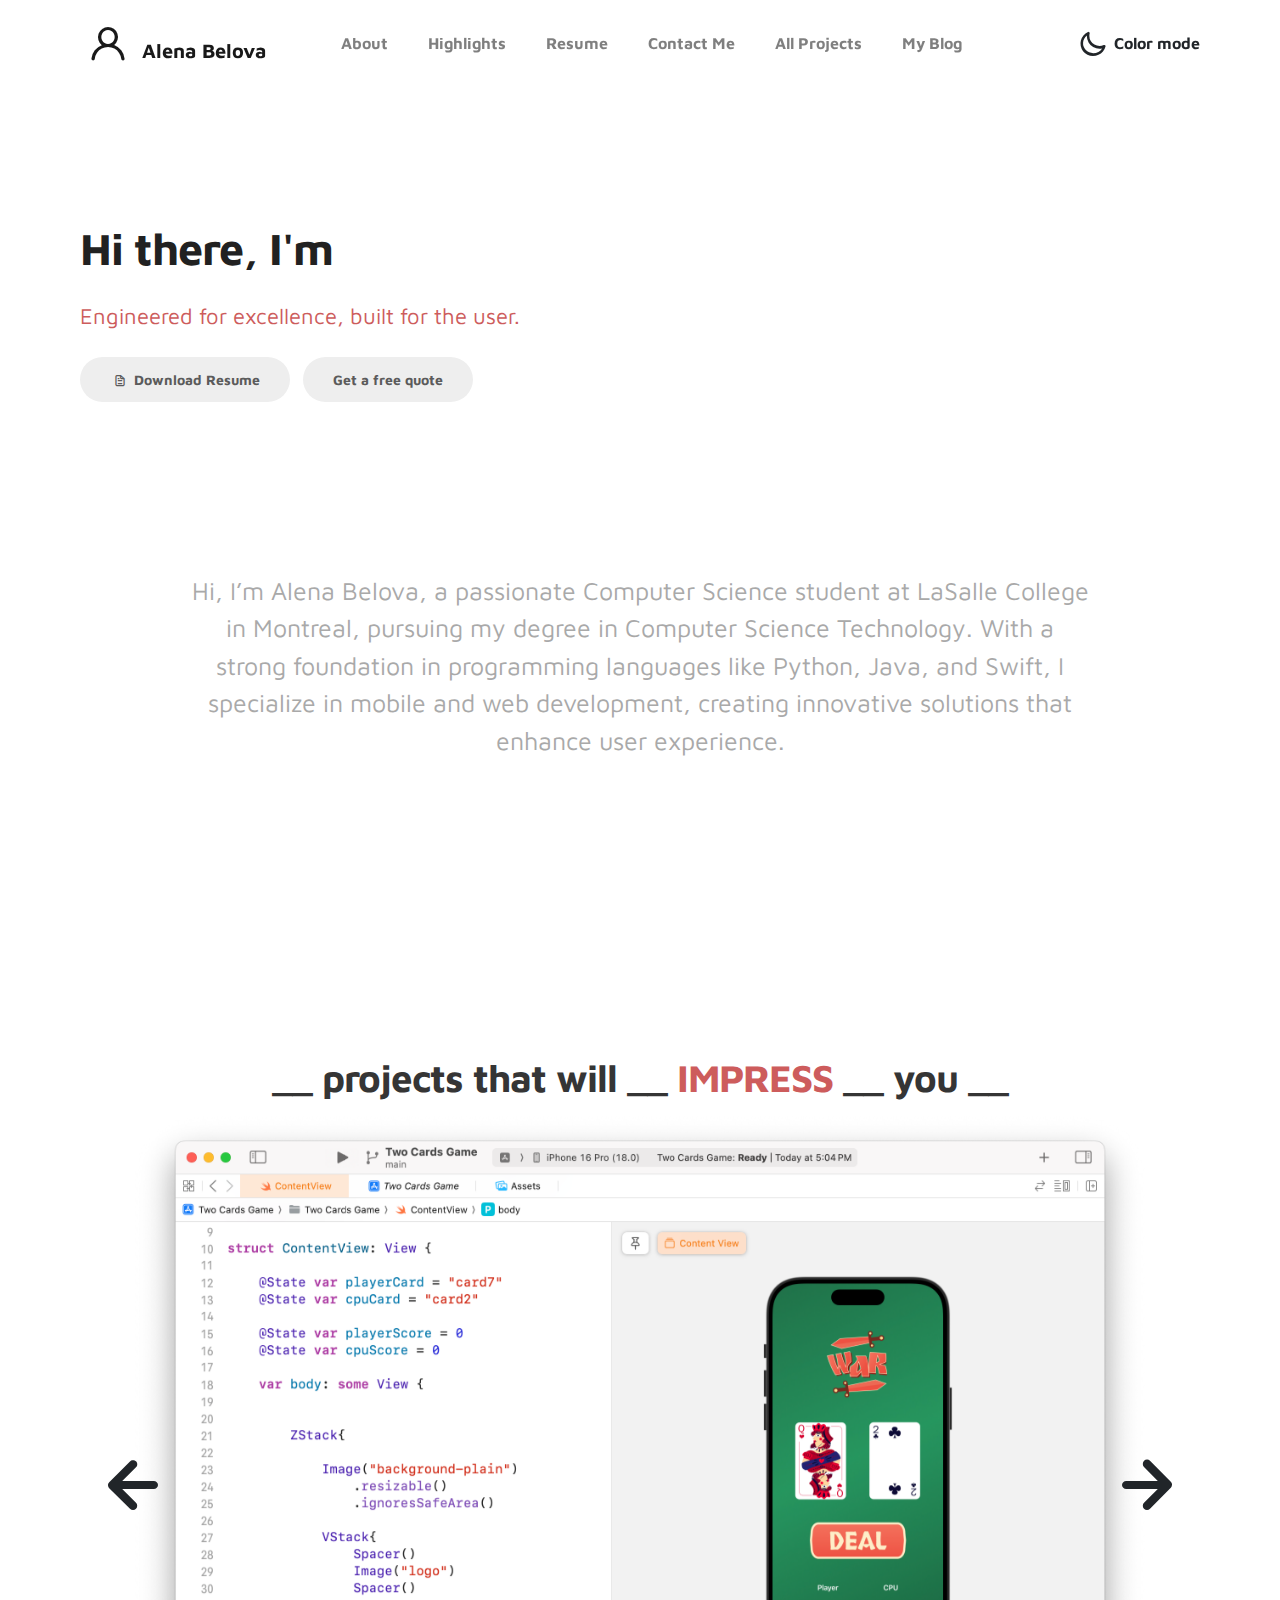
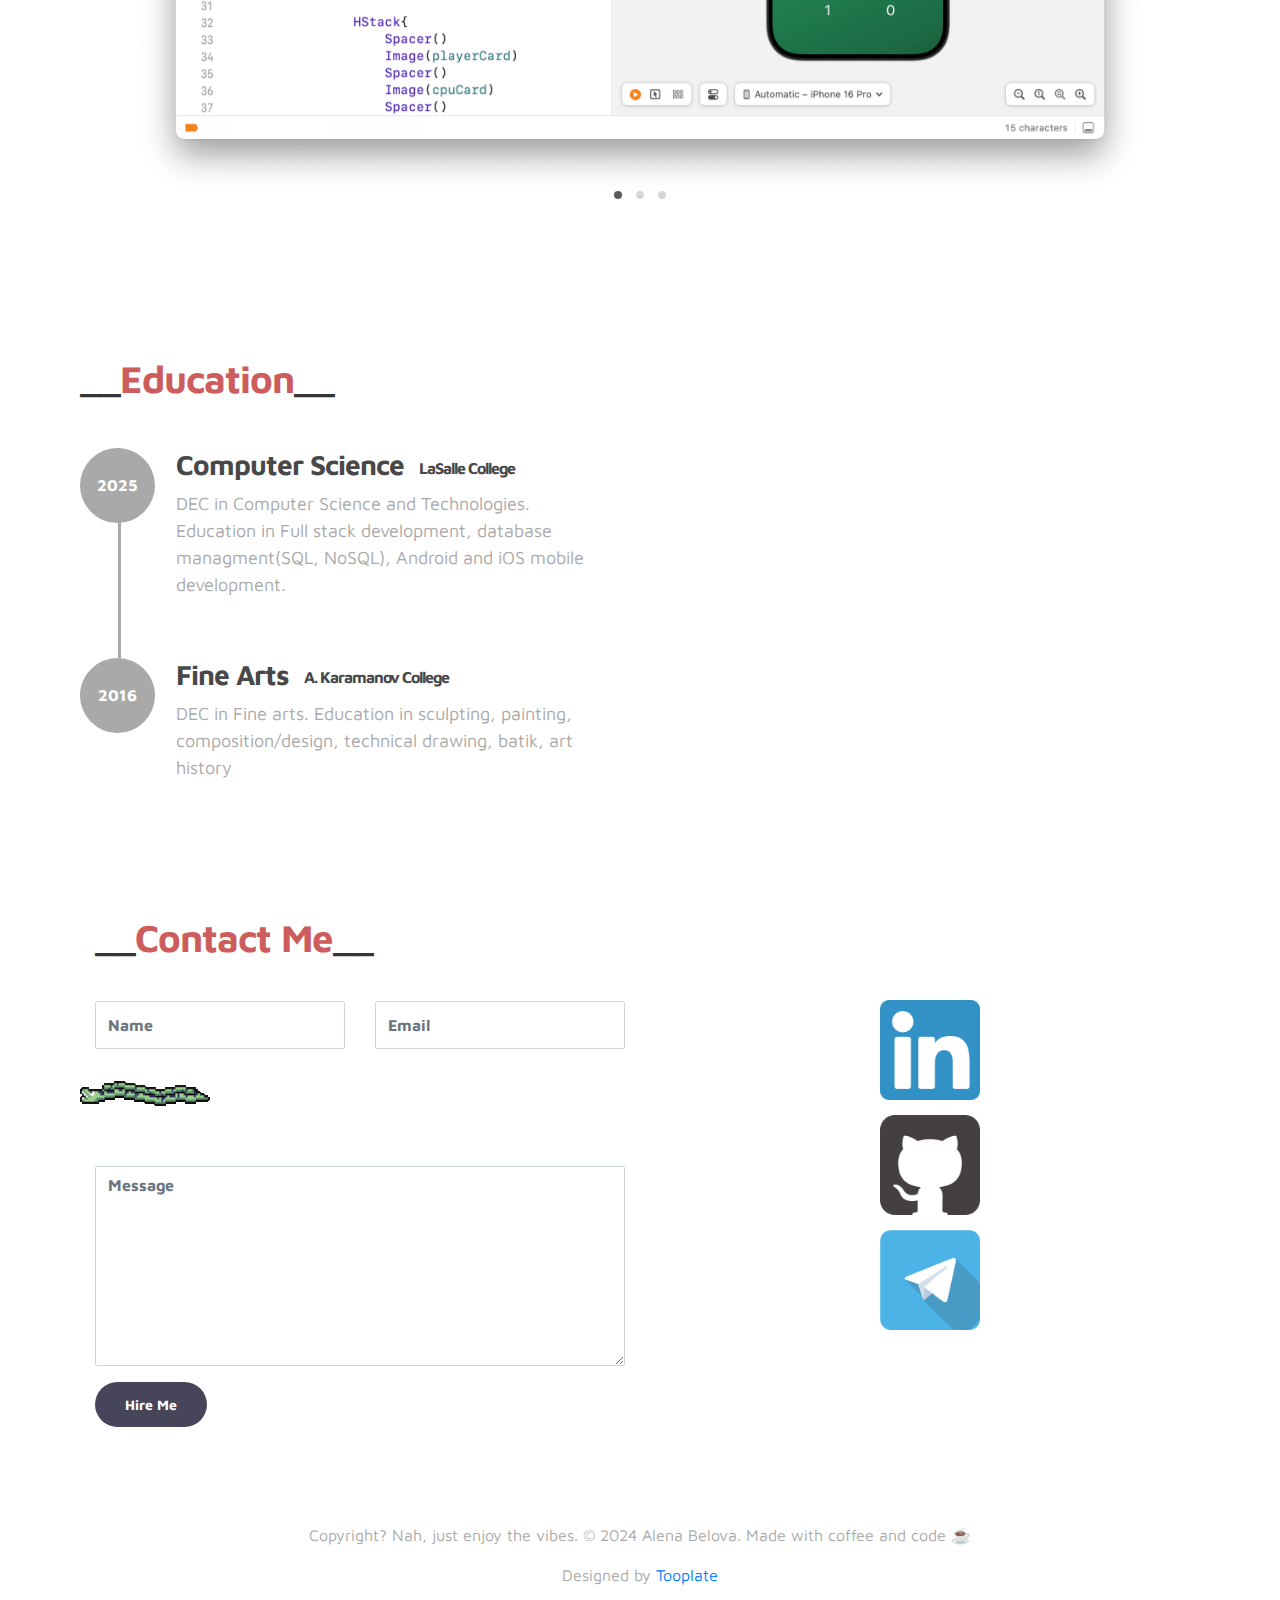
<file: index.html>
<!doctype html>
<html lang="en">
  <head>
    <meta charset="utf-8">
    <meta name="viewport" content="width=device-width, initial-scale=1, shrink-to-fit=no">
    <meta name="description" content="Portfolio">
    <meta name="author" content="Alena Belova">

    <title>Alena Belova</title>

    <link rel="stylesheet" href="css/bootstrap.min.css">
    <link rel="stylesheet" href="css/unicons.css">
    <link rel="stylesheet" href="css/owl.carousel.min.css">
    <link rel="stylesheet" href="css/owl.theme.default.min.css">

    <!-- MAIN STYLE -->
    <link rel="stylesheet" href="css/tooplate-style.css">
    <link rel="stylesheet" href="css/style.css">
    

  </head>
  <body>



    <!--  NAVIGATION MENU -->

    <nav class="navbar navbar-expand-sm navbar-light">
        <div class="container">
            <a class="navbar-brand" href="index.html"><i class='uil uil-user'></i> Alena Belova</a>

            <button class="navbar-toggler" type="button" data-toggle="collapse" data-target="#navbarNav" aria-controls="navbarNav" aria-expanded="false"
                aria-label="Toggle navigation">
                <span class="navbar-toggler-icon"></span>
                <span class="navbar-toggler-icon"></span>
                <span class="navbar-toggler-icon"></span>
            </button>

            <div class="collapse navbar-collapse" id="navbarNav">
                <ul class="navbar-nav mx-auto">
                    <li class="nav-item">
                        <a href="#about" class="nav-link"><span data-hover="About">About</span></a>
                    </li>
                    <li class="nav-item">
                        <a href="#highlights" class="nav-link"><span data-hover="Highlights">Highlights</span></a>
                    </li>
                    <li class="nav-item">
                        <a href="#resume" class="nav-link"><span data-hover="Resume">Resume</span></a>
                    </li>
                    <!-- <li class="nav-item">
                      <a href="#feedback" class="nav-link"><span data-hover="Feedback">Feedback</span></a>
                    </li> -->
                    <li class="nav-item">
                        <a href="#contact" class="nav-link"><span data-hover="Contact">Contact Me</span></a>
                    </li>
                    <li class="nav-item">
                      <a href="all_projects.html" class="nav-link"><span data-hover="All Projects">All Projects</span></a>
                    </li>
                    <li class="nav-item">
                      <a href="blog.html" class="nav-link"><span data-hover="My Blog">My Blog</span></a>
                    </li>
                </ul>

                <ul class="navbar-nav ml-lg-auto">
                    <div class="ml-lg-4">
                      <div class="color-mode d-lg-flex justify-content-center align-items-center">
                        <i class="color-mode-icon"></i>
                        Color mode
                      </div>
                    </div>
                </ul>
            </div>
        </div>
    </nav>



    <!-- body: ABOUT section -->


    <section class="about full-screen d-lg-flex justify-content-center align-items-center" id="about">
        <div class="container">
            <div class="row">
                
                <div class="col-lg-7 col-md-12 col-12 d-flex align-items-center">
                    <div class="about-text">
                        <h1 class="animated animated-text">
                            <span class="mr-2">Hi there, I'm</span>
                                <div class="animated-info" style="width: 360px;">
                                    <span class="animated-item">Alena Belova</span>
                                    <span class="animated-item">Back-end Developer</span>
                                    <span class="animated-item">Softwear Developer</span>
                                </div>
                        </h1>

                        <p style="color:indianred; font-size: 22px;">Engineered for excellence, built for the user.</p>
                        
                        <div class="custom-btn-group mt-4">
                          <a href="assets/CV_Alena_Belova.docx" class="btn mr-lg-2 custom-btn"><i class='uil uil-file-alt'></i> Download Resume</a>
                          <a href="#contact" class="btn custom-btn custom-btn-bg custom-btn-link">Get a free quote</a>
                        </div>
                    </div>
                </div>

                <div class="col-lg-5 col-md-12 col-15">
                  <div class="about-image svg">
                      <!-- <img src="images/undraw/undraw_software_engineer_lvl5.svg" class="img-fluid" alt="svg image">  -->
                  </div>
              </div>

          </div>
          <div class="about_section">
            <p class="about_section_p">
              Hi, I’m Alena Belova, a passionate Computer Science student at LaSalle College in Montreal,
              pursuing my degree in Computer Science Technology. With a strong foundation in programming
              languages like Python, Java, and Swift, I specialize in mobile and web development, creating
              innovative solutions that enhance user experience.
            </p>
          </div>
      </div>
    </section>



    <!-- body: HIGHLIGHTS DEMO section -->

    <section class="highlights py-5" id="highlights">
      <div class="container">
              
              <div class="row">
                <div class="col-lg-11 text-center mx-auto col-12">

                    <div class="col-lg-12 mx-auto">
                      <h2>__ projects that will __ <span style="color:indianred;">IMPRESS</span> __ you __</h2>
                    </div>

                    <div class="owl-carousel owl-theme">
                      <div class="item">
                        <div class="project-info">
                          <img src="images/project/Cards_Game.png" class="img-fluid" alt="project image">
                        </div>
                      </div>

                      <div class="item">
                        <div class="project-info">
                          <img src="images/project/Fuit_Store.png" class="img-fluid" alt="project image">
                        </div>
                      </div>

                      <div class="item">
                        <div class="project-info">
                          <img src="images/project/Recipes_Saver.png" class="img-fluid" alt="project image">
                        </div>
                      </div>

                      <!-- <div class="item">
                        <div class="project-info">
                          <img src="images/project/project-image04.png" class="img-fluid" alt="project image">
                        </div>
                      </div>

                      <div class="item">
                        <div class="project-info">
                          <img src="images/project/project-image05.png" class="img-fluid" alt="project image">
                        </div>
                      </div> -->
                    </div>

                </div>
              </div>
      </div>
    </section>



    <!-- body: FEATURES section -->


    <section class="resume py-5 d-lg-flex justify-content-center align-items-center" id="resume">
        <div class="container">
            <div class="row">

                <div class="col-lg-6 col-12">
                  <h2 class="mb-4 mobile-mt-2">__<span style="color:indianred;">Education</span>__</h2>

                    <div class="timeline">
                        <div class="timeline-wrapper">
                             <div class="timeline-yr">
                                  <span>2025</span>
                             </div>
                             <div class="timeline-info">
                                  <h3><span>Computer Science</span><small>LaSalle College</small></h3>
                                  <p>DEC in Computer Science and Technologies. Education in Full stack development, database managment(SQL, NoSQL), Android and iOS mobile development.</p>
                             </div>
                        </div>

                        <div class="timeline-wrapper">
                            <div class="timeline-yr">
                                <span>2016</span>
                            </div>
                            <div class="timeline-info">
                                <h3><span>Fine Arts</span><small>A. Karamanov College</small></h3>
                                <p>DEC in Fine arts. Education in sculpting, painting, composition/design, technical drawing, batik, art history</p>
                            </div>
                        </div>
                    </div>
                </div>
                
            </div>
        </div>
    </section>



    <!-- body: FEEDBACK section

    <section class="feedback py-5" id="feedback">
      <div class="container">
        <div class="row">
          <div class="col-lg-11 text-center mx-auto col-12">
            <div class="card_container">
              <div class="card_content">
                <h3 class="card_name">Max Chen</h3>
                <h5 class="card_text">An incredible student, always curious and dedicated. 
                  You approach challenges with enthusiasm and a thirst for knowledge, inspiring everyone around you. 
                  Your hard work and determination are unmatched!</h5>
              </div>
              <div class="card_content">
                <h3 class="card_name">Anna Shaefer</h3>
                <h5 class="card_text">A truly kind and thoughtful person. 
                  You bring positivity and compassion to every situation, making those around you feel valued and supported. 
                  A genuine friend with a heart of gold!</h5>
              </div>
              <div class="card_content">
                <h3 class="card_name">Michelle Lee</h3>
                <h5 class="card_text">Remarkably dependable and resourceful. 
                  You approach tasks with diligence and creativity, consistently exceeding expectations. 
                  A team player who uplifts others and delivers results with unwavering professionalism!</h5>
              </div>
            </div>
          </div>
        </div>
      </div>
    </section> -->



    <!-- body: CONTACT section -->

    <section class="contact py-5" id="contact">
      <div class="container">
        <div class="row_contact">

          <div class="col-lg-6 col-12">
            <div class="contact-form">
              <h2 class="mb-4">__<span style="color:indianred;">Contact Me</span>__</h2>

              <!-- <img src="images/project/lines.svg" class="img-lines" alt="lines"> -->
              <form action="https://api.web3forms.com/submit" method="POST" class="contact-form">
                <div class="row">
                    <input type="hidden" name="access_key" value="56d8aa29-d326-448d-9e0b-18154e7a5364">
                    <div class="col-sm-6">
                        <input type="text" name="name" class="form-control mt-x-0" placeholder="Name" required>
                    </div>
                    <div class="col-sm-6">
                        <input type="email" name="email" class="form-control" placeholder="Email" required>   
                    </div>
                    <img src="images/project/snake.gif" class="img-lines" alt="Looping GIF">
                    <div class="col-sm-12" style="padding-top: 20px;">
                        <textarea name="message" id="mesaage" class="form-control" placeholder="Message" style="height: 200px;" required></textarea>
                    </div>
                </div>
                <button href="" class="btn btn-border" type="submit">Hire Me <span class="glyphicon glyphicon-send"></span></button>
              </form>
            </div>
          </div>

          <div class="contact_links">
            <a href="https://www.linkedin.com/in/alena-belova-dmvn" target="_blank" class="social-link">
              <img src="images/project/linkedin.png" alt="LinkedIn" class="social-icon">
            </a>
            <a href="https://github.com/Aetthera" target="_blank" class="social-link">
              <img src="images/project/github.png" alt="GitHub" class="social-icon">
            </a>
            <a href="https://t.me/alenabelovadmvn" target="_blank" class="social-link">
              <img src="images/project/telegram.webp" alt="Telegram" class="social-icon">
            </a>
          </div>

        </div>
      </div>
    </section>



    <!-- FOOTER -->

     <footer class="footer py-5">
          <div class="container">
               <div class="row">

                    <div class="col-lg-12 col-12">                                
                        <p class="copyright-text text-center">Copyright? Nah, just enjoy the vibes. © 2024 Alena Belova. Made with coffee and code &#9749;</p>
                        <p class="copyright-text text-center">Designed by <a rel="nofollow" href="https://www.facebook.com/tooplate">Tooplate</a></p>
                    </div>
                    
               </div>
          </div>
     </footer>

     

    <script src="js/jquery-3.3.1.min.js"></script>
    <script src="js/popper.min.js"></script>
    <script src="js/bootstrap.min.js"></script>
    <script src="js/Headroom.js"></script>
    <script src="js/jQuery.headroom.js"></script>
    <script src="js/owl.carousel.min.js"></script>
    <script src="js/smoothscroll.js"></script>
    <script src="js/custom.js"></script>

  </body>
</html>
</file>
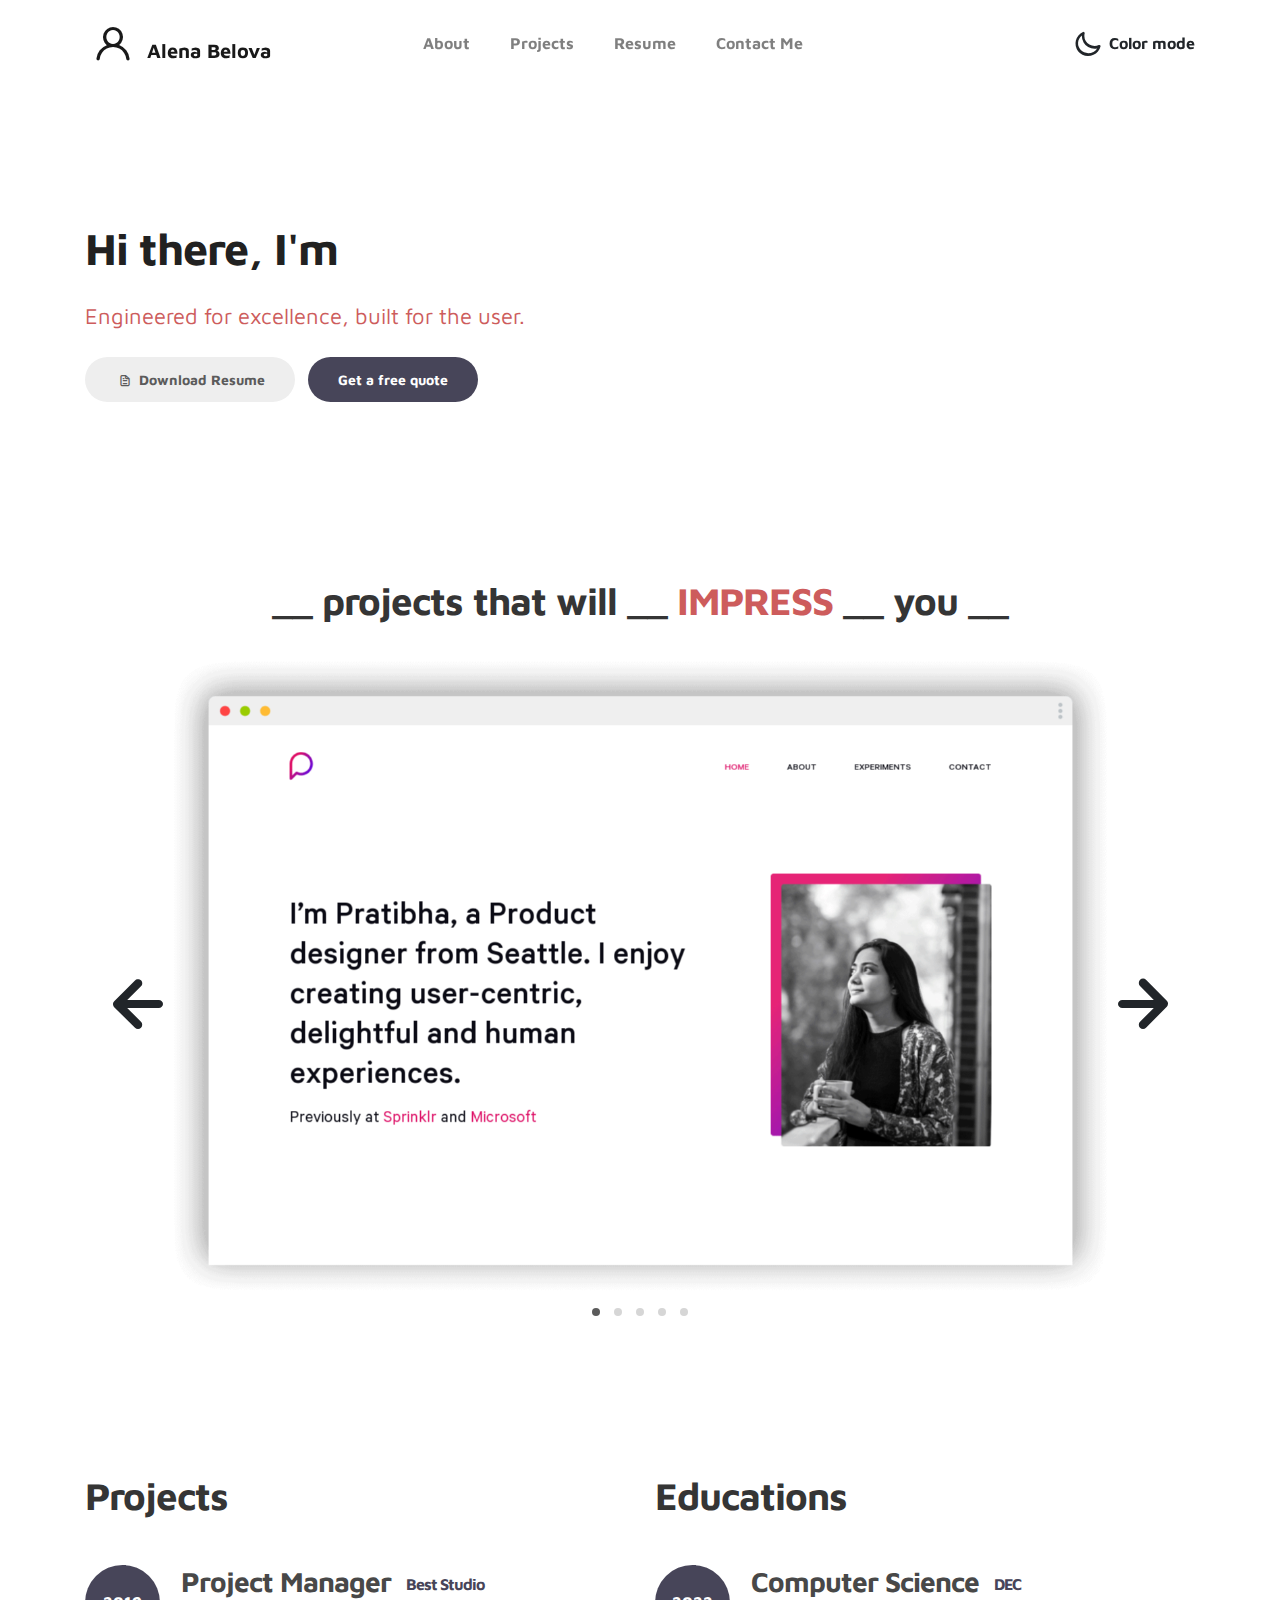
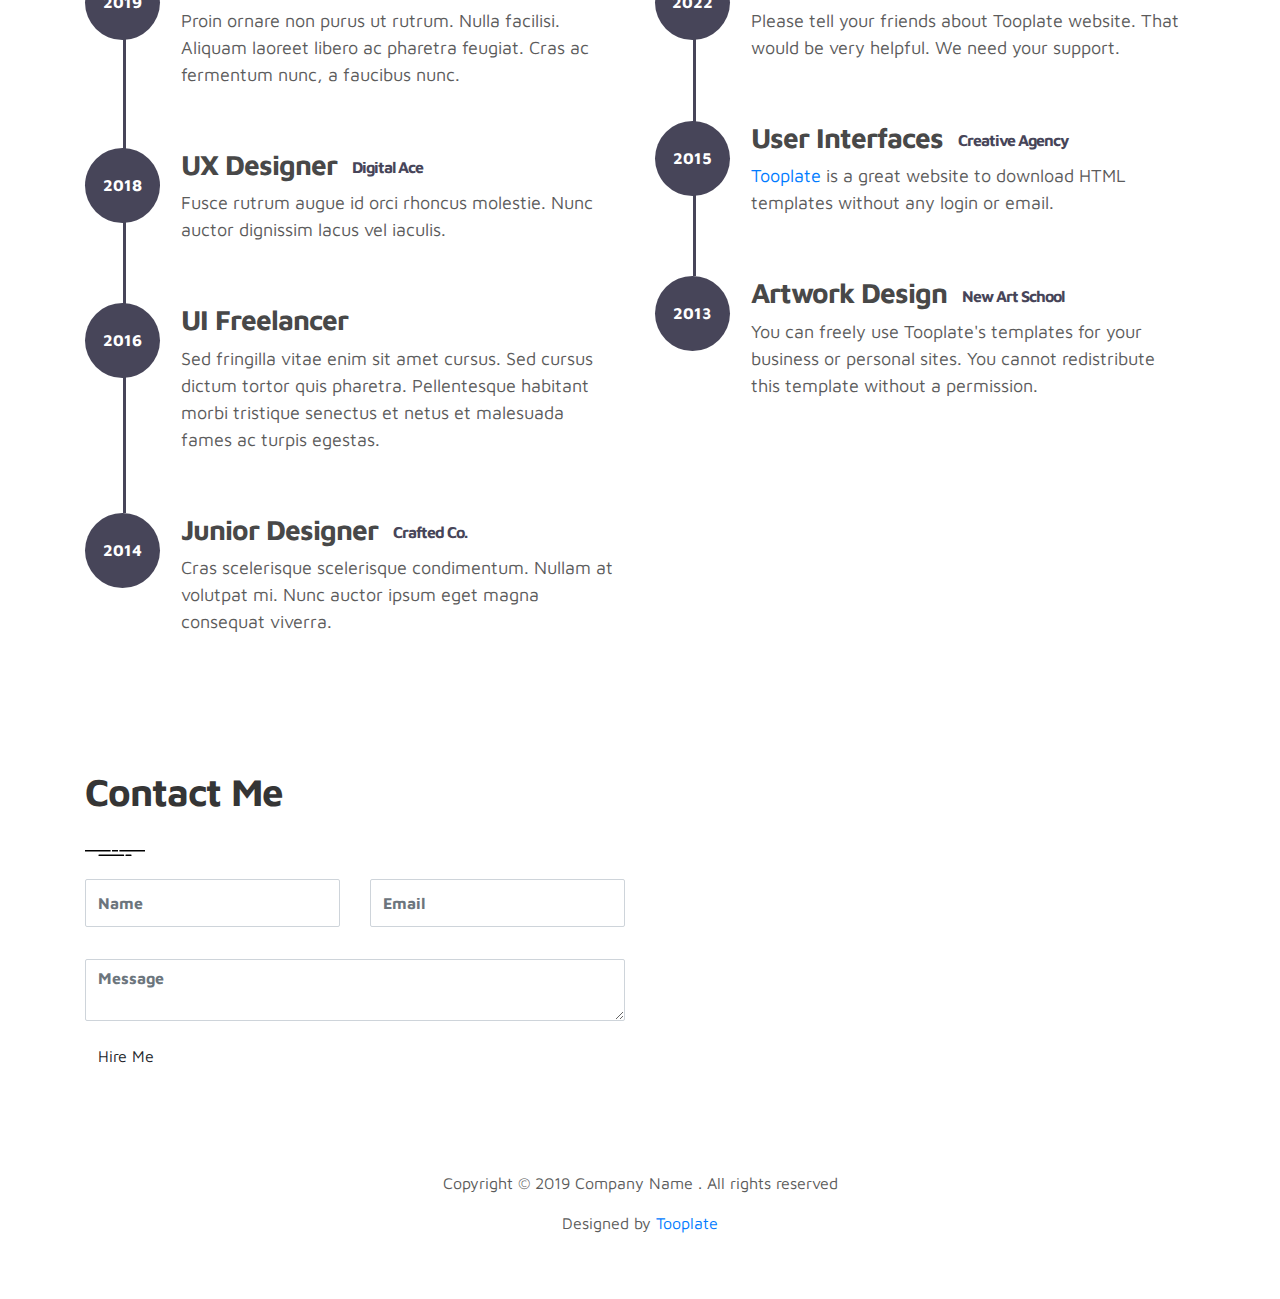
<file: 2115_marvel/index.html>
<!doctype html>
<html lang="en">
  <head>
    <meta charset="utf-8">
    <meta name="viewport" content="width=device-width, initial-scale=1, shrink-to-fit=no">
    <meta name="description" content="">
    <meta name="author" content="">

    <title>Portfolio</title>

    <link rel="stylesheet" href="css/bootstrap.min.css">
    <link rel="stylesheet" href="css/unicons.css">
    <link rel="stylesheet" href="css/owl.carousel.min.css">
    <link rel="stylesheet" href="css/owl.theme.default.min.css">

    <!-- MAIN STYLE -->
    <link rel="stylesheet" href="css/tooplate-style.css">
    

  </head>
  <body>

    <!-- MENU -->
    <nav class="navbar navbar-expand-sm navbar-light">
        <div class="container">
            <a class="navbar-brand" href="index.html"><i class='uil uil-user'></i> Alena Belova</a>

            <button class="navbar-toggler" type="button" data-toggle="collapse" data-target="#navbarNav" aria-controls="navbarNav" aria-expanded="false"
                aria-label="Toggle navigation">
                <span class="navbar-toggler-icon"></span>
                <span class="navbar-toggler-icon"></span>
                <span class="navbar-toggler-icon"></span>
            </button>

            <div class="collapse navbar-collapse" id="navbarNav">
                <ul class="navbar-nav mx-auto">
                    <li class="nav-item">
                        <a href="#about" class="nav-link"><span data-hover="About">About</span></a>
                    </li>
                    <li class="nav-item">
                        <a href="#project" class="nav-link"><span data-hover="Projects">Projects</span></a>
                    </li>
                    <li class="nav-item">
                        <a href="#resume" class="nav-link"><span data-hover="Resume">Resume</span></a>
                    </li>
                    <li class="nav-item">
                        <a href="#contact" class="nav-link"><span data-hover="Contact">Contact Me</span></a>
                    </li>
                </ul>

                <ul class="navbar-nav ml-lg-auto">
                    <div class="ml-lg-4">
                      <div class="color-mode d-lg-flex justify-content-center align-items-center">
                        <i class="color-mode-icon"></i>
                        Color mode
                      </div>
                    </div>
                </ul>
            </div>
        </div>
    </nav>

    <!-- ABOUT -->
    <section class="about full-screen d-lg-flex justify-content-center align-items-center" id="about">
        <div class="container">
            <div class="row">
                
                <div class="col-lg-7 col-md-12 col-12 d-flex align-items-center">
                    <div class="about-text">
                        <h1 class="animated animated-text">
                            <span class="mr-2">Hi there, I'm</span>
                                <div class="animated-info" style="width: 360px;">
                                    <span class="animated-item">Alena Belova</span>
                                    <span class="animated-item">Back-end Developer</span>
                                    <span class="animated-item">Softwear Developer</span>
                                </div>
                        </h1>

                        <p style="color:indianred; font-size: 22px;">Engineered for excellence, built for the user.</p>
                        
                        <div class="custom-btn-group mt-4">
                          <a href="/2115_marvel/assets/Alena_Belova_CV.docx" class="btn mr-lg-2 custom-btn"><i class='uil uil-file-alt'></i> Download Resume</a>
                          <a href="#contact" class="btn custom-btn custom-btn-bg custom-btn-link">Get a free quote</a>
                        </div>
                    </div>
                </div>

                <div class="col-lg-5 col-md-12 col-15">
                  <div class="about-image svg">
                      <!-- <img src="images/undraw/undraw_software_engineer_lvl5.svg" class="img-fluid" alt="svg image"> -->
                  </div>
              </div>

          </div>
      </div>
  </section>

    <!-- PROJECTS -->
    <section class="project py-5" id="project">
      <div class="container">
              
              <div class="row">
                <div class="col-lg-11 text-center mx-auto col-12">

                    <div class="col-lg-12 mx-auto">
                      <h2>__ projects that will __ <span style="color:indianred;">IMPRESS</span> __ you __</h2>
                    </div>

                    <div class="owl-carousel owl-theme">
                      <div class="item">
                        <div class="project-info">
                          <img src="images/project/project-image01.png" class="img-fluid" alt="project image">
                        </div>
                      </div>

                      <div class="item">
                        <div class="project-info">
                          <img src="images/project/project-image02.png" class="img-fluid" alt="project image">
                        </div>
                      </div>

                      <div class="item">
                        <div class="project-info">
                          <img src="images/project/project-image03.png" class="img-fluid" alt="project image">
                        </div>
                      </div>

                      <div class="item">
                        <div class="project-info">
                          <img src="images/project/project-image04.png" class="img-fluid" alt="project image">
                        </div>
                      </div>

                      <div class="item">
                        <div class="project-info">
                          <img src="images/project/project-image05.png" class="img-fluid" alt="project image">
                        </div>
                      </div>
                    </div>

                </div>
              </div>
      </div>
  </section>

    <!-- FEATURES -->
    <section class="resume py-5 d-lg-flex justify-content-center align-items-center" id="resume">
        <div class="container">
            <div class="row">

                <div class="col-lg-6 col-12">
                  <h2 class="mb-4">Projects</h2>

                    <div class="timeline">
                        <div class="timeline-wrapper">
                             <div class="timeline-yr">
                                  <span>2019</span>
                             </div>
                             <div class="timeline-info">
                                  <h3><span>Project Manager</span><small>Best Studio</small></h3>
                                  <p>Proin ornare non purus ut rutrum. Nulla facilisi. Aliquam laoreet libero ac pharetra feugiat. Cras ac fermentum nunc, a faucibus nunc.</p>
                             </div>
                        </div>

                        <div class="timeline-wrapper">
                            <div class="timeline-yr">
                                <span>2018</span>
                            </div>
                            <div class="timeline-info">
                                <h3><span>UX Designer</span><small>Digital Ace</small></h3>
                                <p>Fusce rutrum augue id orci rhoncus molestie. Nunc auctor dignissim lacus vel iaculis.</p>
                            </div>
                        </div>

                        <div class="timeline-wrapper">
                            <div class="timeline-yr">
                                <span>2016</span>
                            </div>
                            <div class="timeline-info">
                                <h3><span>UI Freelancer</h3>
                                <p>Sed fringilla vitae enim sit amet cursus. Sed cursus dictum tortor quis pharetra. Pellentesque habitant morbi tristique senectus et netus et malesuada fames ac turpis egestas.</p>
                            </div>
                        </div>
                        
                        <div class="timeline-wrapper">
                            <div class="timeline-yr">
                                <span>2014</span>
                            </div>
                            <div class="timeline-info">
                                <h3><span>Junior Designer<small>Crafted Co.</small></h3>
                                <p>Cras scelerisque scelerisque condimentum. Nullam at volutpat mi. Nunc auctor ipsum eget magna consequat viverra.</p>
                            </div>
                        </div>

                    </div>
                </div>

                <div class="col-lg-6 col-12">
                  <h2 class="mb-4 mobile-mt-2">Educations</h2>

                    <div class="timeline">
                        <div class="timeline-wrapper">
                             <div class="timeline-yr">
                                  <span>2022</span>
                             </div>
                             <div class="timeline-info">
                                  <h3><span>Computer Science</span><small>DEC</small></h3>
                                  <p>Please tell your friends about Tooplate website. That would be very helpful. We need your support.</p>
                             </div>
                        </div>

                        <div class="timeline-wrapper">
                            <div class="timeline-yr">
                                <span>2015</span>
                            </div>
                            <div class="timeline-info">
                                <h3><span>User Interfaces</span><small>Creative Agency</small></h3>
                                <p><a rel="nofollow" href="https://www.facebook.com/tooplate">Tooplate</a> is a great website to download HTML templates without any login or email.</p>
                            </div>
                        </div>
                        
                        <div class="timeline-wrapper">
                            <div class="timeline-yr">
                                <span>2013</span>
                            </div>
                            <div class="timeline-info">
                                <h3><span>Artwork Design</span><small>New Art School</small></h3>
                                <p>You can freely use Tooplate's templates for your business or personal sites. You cannot redistribute this template without a permission.</p>
                            </div>
                        </div>

                    </div>
                </div>
                
            </div>
        </div>
    </section>

    <!-- CONTACT -->
    <section class="contact py-5" id="contact">
      <div class="container">
        <div class="row">

          <div class="col-lg-6 col-12">
            <div class="contact-form">
              <h2 class="mb-4">Contact Me</h2>

              <img src="images/project/lines.svg" class="img-lines" alt="lines">
          <form action="https://api.web3forms.com/submit" method="POST" class="contact-form">
              <div class="row">
                  <input type="hidden" name="access_key" value="56d8aa29-d326-448d-9e0b-18154e7a5364">
                  <div class="col-sm-6">
                      <input type="text" name="name" class="form-control mt-x-0" placeholder="Name" required>
                  </div>
                  <div class="col-sm-6">
                      <input type="email" name="email" class="form-control" placeholder="Email" required>   
                  </div>
                  <div class="col-sm-12">
                      <textarea name="message" id="mesaage" class="form-control" placeholder="Message" required></textarea>
                  </div>
              </div>
              <button href="" class="btn btn-border" type="submit">Hire Me <span class="glyphicon glyphicon-send"></span></button>
          </form>
            </div>
          </div>

        </div>
      </div>
    </section>

    <!-- FOOTER -->
     <footer class="footer py-5">
          <div class="container">
               <div class="row">

                    <div class="col-lg-12 col-12">                                
                        <p class="copyright-text text-center">Copyright &copy; 2019 Company Name . All rights reserved</p>
                        <p class="copyright-text text-center">Designed by <a rel="nofollow" href="https://www.facebook.com/tooplate">Tooplate</a></p>
                    </div>
                    
               </div>
          </div>
     </footer>

     

    <script src="js/jquery-3.3.1.min.js"></script>
    <script src="js/popper.min.js"></script>
    <script src="js/bootstrap.min.js"></script>
    <script src="js/Headroom.js"></script>
    <script src="js/jQuery.headroom.js"></script>
    <script src="js/owl.carousel.min.js"></script>
    <script src="js/smoothscroll.js"></script>
    <script src="js/custom.js"></script>

  </body>
</html>
</file>
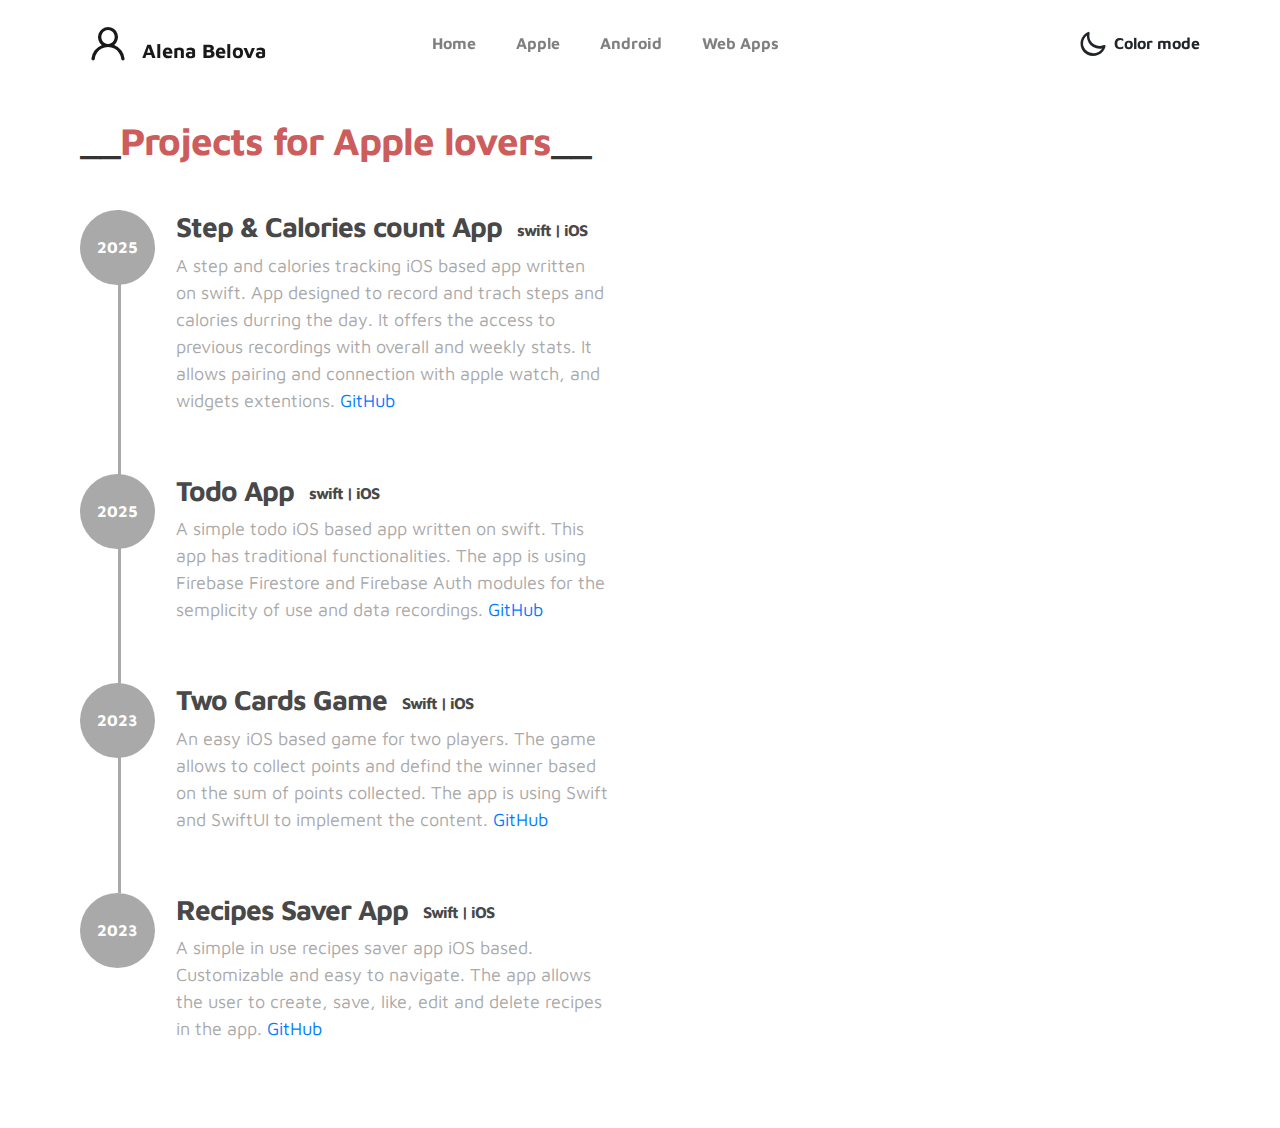
<file: all_projects.html>
<!DOCTYPE html>
<html lang="en">
    <head>
        <meta charset="utf-8">
        <meta name="viewport" content="width=device-width, initial-scale=1, shrink-to-fit=no">
        <meta name="description" content="Portfolio">
        <meta name="author" content="Alena Belova">

        <title>All Projects | Alena Belova</title>

        <link rel="stylesheet" href="css/bootstrap.min.css">
        <link rel="stylesheet" href="css/unicons.css">
        <link rel="stylesheet" href="css/owl.carousel.min.css">
        <link rel="stylesheet" href="css/owl.theme.default.min.css">

        <!-- MAIN STYLE -->
        <link rel="stylesheet" href="css/tooplate-style.css">
        <link rel="stylesheet" href="css/style.css">
    </head>
    
    <body>


        <!--  NAVIGATION MENU -->

        <nav class="navbar navbar-expand-sm navbar-light">
            <div class="container">
                <a class="navbar-brand" href="index.html"><i class='uil uil-user'></i> Alena Belova</a>

                <button class="navbar-toggler" type="button" data-toggle="collapse" data-target="#navbarNav" aria-controls="navbarNav" aria-expanded="false"
                    aria-label="Toggle navigation">
                    <span class="navbar-toggler-icon"></span>
                    <span class="navbar-toggler-icon"></span>
                    <span class="navbar-toggler-icon"></span>
                </button>

                <div class="collapse navbar-collapse" id="navbarNav">
                    <ul class="navbar-nav mx-auto">
                        <li class="nav-item">
                            <a href="index.html" class="nav-link"><span data-hover="Home">Home</span></a>
                        </li>
                        <li class="nav-item">
                          <a href="#apple" class="nav-link"><span data-hover="Apple">Apple</span></a>
                        </li>
                        <li class="nav-item">
                            <a href="#android" class="nav-link"><span data-hover="Android">Android</span></a>
                        </li>
                        <li class="nav-item">
                            <a href="#web_apps" class="nav-link"><span data-hover="Web Apps">Web Apps</span></a>
                        </li>
                    </ul>

                    <ul class="navbar-nav ml-lg-auto">
                        <div class="ml-lg-4">
                          <div class="color-mode d-lg-flex justify-content-center align-items-center">
                            <i class="color-mode-icon"></i>
                            Color mode
                          </div>
                        </div>
                    </ul>
                </div>
            </div>
        </nav>




        <!-- body: APPLE section -->


        <section class="resume py-5 d-lg-flex justify-content-center align-items-center" id="resume">
           <div class="container">
               <div class="row">
                   <div class="col-lg-6 col-12">
                     <h2 class="mb-4">__<span style="color:indianred;">Projects for Apple lovers</span>__</h2>

                       <div class="timeline">
                           <div class="timeline-wrapper">
                                <div class="timeline-yr">
                                     <span>2025</span>
                                </div>
                                <div class="timeline-info">
                                    <h3><span>Step & Calories count App</span><small>swift | iOS</small></h3>
                                    <p>A step and calories tracking iOS based app written on swift. 
                                      App designed to record and trach steps and calories durring the day. 
                                      It offers the access to previous recordings with overall and weekly stats.
                                      It allows pairing and connection with apple watch, and widgets extentions. 
                                      <a href="https://github.com/Aetthera/Step-Tracker-3100-">GitHub</a></p>
                                </div>
                            </div>
                              
                            <div class="timeline-wrapper">
                                <div class="timeline-yr">
                                    <span>2025</span>
                                </div>
                                <div class="timeline-info">
                                    <h3><span>Todo App</span><small>swift | iOS</small></h3>
                                    <p>A simple todo iOS based app written on swift.
                                    This app has traditional functionalities.
                                    The app is using Firebase Firestore and Firebase Auth modules for the semplicity of use and data recordings. 
                                    <a href="https://github.com/Aetthera/FirebaseTodoApp">GitHub</a></p>
                                </div>
                            </div>
                              
                            <div class="timeline-wrapper">
                                <div class="timeline-yr">
                                     <span>2023</span>
                                </div>
                                <div class="timeline-info">
                                     <h3><span>Two Cards Game</span><small>Swift | iOS</small></h3>
                                     <p>An easy iOS based game for two players. 
                                     The game allows to collect points and defind the winner based on the sum of points collected.
                                     The app is using Swift and SwiftUI to implement the content.
                                     <a href="https://github.com/Aetthera/Two-Cards-Game">GitHub</a></p>
                                </div>
                           </div>
   
                           <div class="timeline-wrapper">
                               <div class="timeline-yr">
                                   <span>2023</span>
                               </div>
                               <div class="timeline-info">
                                   <h3><span>Recipes Saver App</span><small>Swift | iOS</small></h3>
                                   <p>A simple in use recipes saver app iOS based. 
                                     Customizable and easy to navigate. 
                                     The app allows the user to create, save, like, edit and delete recipes in the app.
                                     <a href="https://github.com/Aetthera/Recipe-Saver">GitHub</a></p>
                               </div>
                           </div>
                              
                        </div>
                    </div> 
                </div>
            </div>
        </section>
    
</body>
</html>
</file>
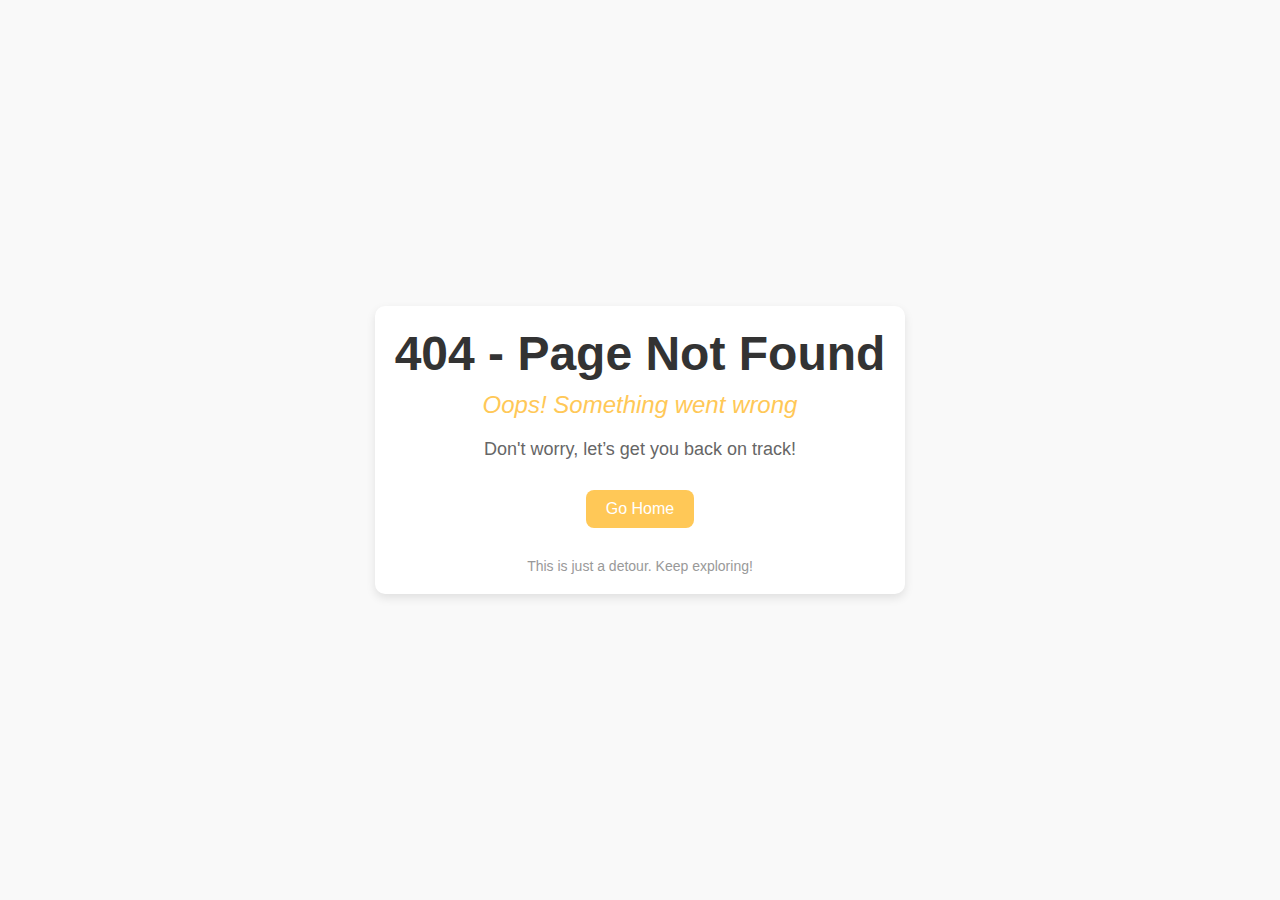
<file: error404.html>
<!DOCTYPE html>
<html lang="en">
<head>
  <meta charset="UTF-8">
  <meta name="viewport" content="width=device-width, initial-scale=1.0">
  <title>404 - Page Not Found</title>
  <link rel="stylesheet" href="css/style_error404.css">
</head>
<body>
  <div class="container">
    <h1 class="main-heading">404 - Page Not Found</h1>
    <p class="sub-heading">Oops! Something went wrong</p>

    <p class="message">Don't worry, let’s get you back on track!</p>
    <div class="buttons">
      <a href="index.html" class="btn btn-primary">Go Home</a>
    </div>
    <footer class="footer">
      <p>This is just a detour. Keep exploring!</p>
    </footer>
  </div>
</body>
</html>
</file>
<file: css/unicons.css>
@font-face {
  font-family: 'unicons';
  src: url('../font/unicons.eot?42479262');
  src: url('../font/unicons.eot?42479262#iefix') format('embedded-opentype'),
       url('../font/unicons.woff2?42479262') format('woff2'),
       url('../font/unicons.woff?42479262') format('woff'),
       url('../font/unicons.ttf?42479262') format('truetype'),
       url('../font/unicons.svg?42479262#unicons') format('svg');
  font-weight: normal;
  font-style: normal;
}
/* Chrome hack: SVG is rendered more smooth in Windozze. 100% magic, uncomment if you need it. */
/* Note, that will break hinting! In other OS-es font will be not as sharp as it could be */
/*
@media screen and (-webkit-min-device-pixel-ratio:0) {
  @font-face {
    font-family: 'unicons';
    src: url('../font/unicons.svg?42479262#unicons') format('svg');
  }
}
*/
 
 [class^="uil-"]:before, [class*=" uil-"]:before {
  font-family: "unicons";
  font-style: normal;
  font-weight: normal;
  speak: none;
 
  display: inline-block;
  text-decoration: inherit;
  width: 1em;
  margin-right: .2em;
  text-align: center;
  /* opacity: .8; */
 
  /* For safety - reset parent styles, that can break glyph codes*/
  font-variant: normal;
  text-transform: none;
 
  /* fix buttons height, for twitter bootstrap */
  line-height: 1em;
 
  /* Animation center compensation - margins should be symmetric */
  /* remove if not needed */
  margin-left: .2em;
 
  /* you can be more comfortable with increased icons size */
  /* font-size: 120%; */
 
  /* Font smoothing. That was taken from TWBS */
  -webkit-font-smoothing: antialiased;
  -moz-osx-font-smoothing: grayscale;
 
  /* Uncomment for 3D effect */
  /* text-shadow: 1px 1px 1px rgba(127, 127, 127, 0.3); */
}
 
.uil-abacus:before { content: '\e800'; } /* '' */
.uil-accessible-icon-alt:before { content: '\e801'; } /* '' */
.uil-adjust-alt:before { content: '\e802'; } /* '' */
.uil-adjust-circle:before { content: '\e803'; } /* '' */
.uil-adjust-half:before { content: '\e804'; } /* '' */
.uil-adjust:before { content: '\e805'; } /* '' */
.uil-airplay:before { content: '\e806'; } /* '' */
.uil-align-alt:before { content: '\e807'; } /* '' */
.uil-align-center-alt:before { content: '\e808'; } /* '' */
.uil-align-center-h:before { content: '\e809'; } /* '' */
.uil-align-center-justify:before { content: '\e80a'; } /* '' */
.uil-align-center-v:before { content: '\e80b'; } /* '' */
.uil-align-center:before { content: '\e80c'; } /* '' */
.uil-align-justify:before { content: '\e80d'; } /* '' */
.uil-align-left-justify:before { content: '\e80e'; } /* '' */
.uil-align-left:before { content: '\e80f'; } /* '' */
.uil-align-letter-right:before { content: '\e810'; } /* '' */
.uil-align-right-justify:before { content: '\e811'; } /* '' */
.uil-align-right:before { content: '\e812'; } /* '' */
.uil-align:before { content: '\e813'; } /* '' */
.uil-ambulance:before { content: '\e814'; } /* '' */
.uil-analysis:before { content: '\e815'; } /* '' */
.uil-analytics:before { content: '\e816'; } /* '' */
.uil-anchor:before { content: '\e817'; } /* '' */
.uil-android-phone-slash:before { content: '\e818'; } /* '' */
.uil-angle-double-down:before { content: '\e819'; } /* '' */
.uil-angle-double-left:before { content: '\e81a'; } /* '' */
.uil-angle-double-right:before { content: '\e81b'; } /* '' */
.uil-angle-double-up:before { content: '\e81c'; } /* '' */
.uil-angle-down:before { content: '\e81d'; } /* '' */
.uil-angle-left:before { content: '\e81e'; } /* '' */
.uil-angle-right-b:before { content: '\e81f'; } /* '' */
.uil-angle-right:before { content: '\e820'; } /* '' */
.uil-angle-up:before { content: '\e821'; } /* '' */
.uil-annoyed-alt:before { content: '\e822'; } /* '' */
.uil-annoyed:before { content: '\e823'; } /* '' */
.uil-apps:before { content: '\e824'; } /* '' */
.uil-archive-alt:before { content: '\e825'; } /* '' */
.uil-archive:before { content: '\e826'; } /* '' */
.uil-arrow-break:before { content: '\e827'; } /* '' */
.uil-arrow-circle-down:before { content: '\e828'; } /* '' */
.uil-arrow-circle-left:before { content: '\e829'; } /* '' */
.uil-arrow-circle-right:before { content: '\e82a'; } /* '' */
.uil-arrow-circle-up:before { content: '\e82b'; } /* '' */
.uil-arrow-compress-h:before { content: '\e82c'; } /* '' */
.uil-arrow-down-left:before { content: '\e82d'; } /* '' */
.uil-arrow-down-right:before { content: '\e82e'; } /* '' */
.uil-arrow-down:before { content: '\e82f'; } /* '' */
.uil-arrow-from-right:before { content: '\e830'; } /* '' */
.uil-arrow-from-top:before { content: '\e831'; } /* '' */
.uil-arrow-growth:before { content: '\e832'; } /* '' */
.uil-arrow-left:before { content: '\e833'; } /* '' */
.uil-arrow-random:before { content: '\e834'; } /* '' */
.uil-arrow-resize-diagonal:before { content: '\e835'; } /* '' */
.uil-arrow-right:before { content: '\e836'; } /* '' */
.uil-arrow-to-bottom:before { content: '\e837'; } /* '' */
.uil-arrow-to-right:before { content: '\e838'; } /* '' */
.uil-arrow-up-left:before { content: '\e839'; } /* '' */
.uil-arrow-up-right:before { content: '\e83a'; } /* '' */
.uil-arrow-up:before { content: '\e83b'; } /* '' */
.uil-arrows-h-alt:before { content: '\e83c'; } /* '' */
.uil-arrows-h:before { content: '\e83d'; } /* '' */
.uil-arrows-left-down:before { content: '\e83e'; } /* '' */
.uil-arrows-maximize:before { content: '\e83f'; } /* '' */
.uil-arrows-merge:before { content: '\e840'; } /* '' */
.uil-arrows-resize-h:before { content: '\e841'; } /* '' */
.uil-arrows-resize-v:before { content: '\e842'; } /* '' */
.uil-arrows-resize:before { content: '\e843'; } /* '' */
.uil-arrows-right-down:before { content: '\e844'; } /* '' */
.uil-arrows-shrink-h:before { content: '\e845'; } /* '' */
.uil-arrows-shrink-v:before { content: '\e846'; } /* '' */
.uil-arrows-up-right:before { content: '\e847'; } /* '' */
.uil-arrows-v-alt:before { content: '\e848'; } /* '' */
.uil-arrows-v:before { content: '\e849'; } /* '' */
.uil-at:before { content: '\e84a'; } /* '' */
.uil-atm-card:before { content: '\e84b'; } /* '' */
.uil-atom:before { content: '\e84c'; } /* '' */
.uil-auto-flash:before { content: '\e84d'; } /* '' */
.uil-award-alt:before { content: '\e84e'; } /* '' */
.uil-award:before { content: '\e84f'; } /* '' */
.uil-baby-carriage:before { content: '\e850'; } /* '' */
.uil-backpack:before { content: '\e851'; } /* '' */
.uil-backspace:before { content: '\e852'; } /* '' */
.uil-backward:before { content: '\e853'; } /* '' */
.uil-bag-alt:before { content: '\e854'; } /* '' */
.uil-bag-slash:before { content: '\e855'; } /* '' */
.uil-bag:before { content: '\e856'; } /* '' */
.uil-ball:before { content: '\e857'; } /* '' */
.uil-ban:before { content: '\e858'; } /* '' */
.uil-bars:before { content: '\e859'; } /* '' */
.uil-basketball-hoop:before { content: '\e85a'; } /* '' */
.uil-basketball:before { content: '\e85b'; } /* '' */
.uil-battery-bolt:before { content: '\e85c'; } /* '' */
.uil-battery-empty:before { content: '\e85d'; } /* '' */
.uil-bed-double:before { content: '\e85e'; } /* '' */
.uil-bed:before { content: '\e85f'; } /* '' */
.uil-bell-school:before { content: '\e860'; } /* '' */
.uil-bell-slash:before { content: '\e861'; } /* '' */
.uil-bill:before { content: '\e862'; } /* '' */
.uil-bitcoin-circle:before { content: '\e863'; } /* '' */
.uil-bitcoin:before { content: '\e864'; } /* '' */
.uil-bluetooth-b:before { content: '\e865'; } /* '' */
.uil-bolt-alt:before { content: '\e866'; } /* '' */
.uil-bolt-slash:before { content: '\e867'; } /* '' */
.uil-bolt:before { content: '\e868'; } /* '' */
.uil-book-alt:before { content: '\e869'; } /* '' */
.uil-book-medical:before { content: '\e86a'; } /* '' */
.uil-book-open:before { content: '\e86b'; } /* '' */
.uil-book-reader:before { content: '\e86c'; } /* '' */
.uil-book:before { content: '\e86d'; } /* '' */
.uil-bookmark-full:before { content: '\e86e'; } /* '' */
.uil-bookmark:before { content: '\e86f'; } /* '' */
.uil-books:before { content: '\e870'; } /* '' */
.uil-boombox:before { content: '\e871'; } /* '' */
.uil-border-alt:before { content: '\e872'; } /* '' */
.uil-border-bottom:before { content: '\e873'; } /* '' */
.uil-border-clear:before { content: '\e874'; } /* '' */
.uil-border-horizontal:before { content: '\e875'; } /* '' */
.uil-border-inner:before { content: '\e876'; } /* '' */
.uil-border-left:before { content: '\e877'; } /* '' */
.uil-border-out:before { content: '\e878'; } /* '' */
.uil-border-right:before { content: '\e879'; } /* '' */
.uil-border-top:before { content: '\e87a'; } /* '' */
.uil-border-vertical:before { content: '\e87b'; } /* '' */
.uil-box:before { content: '\e87c'; } /* '' */
.uil-briefcase-alt:before { content: '\e87d'; } /* '' */
.uil-briefcase:before { content: '\e87e'; } /* '' */
.uil-bright:before { content: '\e87f'; } /* '' */
.uil-brightness-empty:before { content: '\e880'; } /* '' */
.uil-brightness-half:before { content: '\e881'; } /* '' */
.uil-brightness-low:before { content: '\e882'; } /* '' */
.uil-brightness-minus:before { content: '\e883'; } /* '' */
.uil-brightness-plus:before { content: '\e884'; } /* '' */
.uil-brightness:before { content: '\e885'; } /* '' */
.uil-bring-bottom:before { content: '\e886'; } /* '' */
.uil-bring-front:before { content: '\e887'; } /* '' */
.uil-brush-alt:before { content: '\e888'; } /* '' */
.uil-bug:before { content: '\e889'; } /* '' */
.uil-building:before { content: '\e88a'; } /* '' */
.uil-bullseye:before { content: '\e88b'; } /* '' */
.uil-bus-alt:before { content: '\e88c'; } /* '' */
.uil-bus-school:before { content: '\e88d'; } /* '' */
.uil-bus:before { content: '\e88e'; } /* '' */
.uil-calcualtor:before { content: '\e88f'; } /* '' */
.uil-calculator-alt:before { content: '\e890'; } /* '' */
.uil-calendar-alt:before { content: '\e891'; } /* '' */
.uil-calendar-slash:before { content: '\e892'; } /* '' */
.uil-calender:before { content: '\e893'; } /* '' */
.uil-calling:before { content: '\e894'; } /* '' */
.uil-camera-plus:before { content: '\e895'; } /* '' */
.uil-camera-slash:before { content: '\e896'; } /* '' */
.uil-camera:before { content: '\e897'; } /* '' */
.uil-cancel:before { content: '\e898'; } /* '' */
.uil-capsule:before { content: '\e899'; } /* '' */
.uil-capture:before { content: '\e89a'; } /* '' */
.uil-car-sideview:before { content: '\e89b'; } /* '' */
.uil-car-slash:before { content: '\e89c'; } /* '' */
.uil-car-wash:before { content: '\e89d'; } /* '' */
.uil-car:before { content: '\e89e'; } /* '' */
.uil-card-atm:before { content: '\e89f'; } /* '' */
.uil-caret-right:before { content: '\e8a0'; } /* '' */
.uil-cart:before { content: '\e8a1'; } /* '' */
.uil-cell:before { content: '\e8a2'; } /* '' */
.uil-celsius:before { content: '\e8a3'; } /* '' */
.uil-chart-bar-alt:before { content: '\e8a4'; } /* '' */
.uil-chart-bar:before { content: '\e8a5'; } /* '' */
.uil-chart-down:before { content: '\e8a6'; } /* '' */
.uil-chart-growth-alt:before { content: '\e8a7'; } /* '' */
.uil-chart-growth:before { content: '\e8a8'; } /* '' */
.uil-chart-line:before { content: '\e8a9'; } /* '' */
.uil-chart-pie-alt:before { content: '\e8aa'; } /* '' */
.uil-chart-pie:before { content: '\e8ab'; } /* '' */
.uil-chart:before { content: '\e8ac'; } /* '' */
.uil-chat-bubble-user:before { content: '\e8ad'; } /* '' */
.uil-chat-info:before { content: '\e8ae'; } /* '' */
.uil-chat:before { content: '\e8af'; } /* '' */
.uil-check-circle:before { content: '\e8b0'; } /* '' */
.uil-check-square:before { content: '\e8b1'; } /* '' */
.uil-check:before { content: '\e8b2'; } /* '' */
.uil-circle-layer:before { content: '\e8b3'; } /* '' */
.uil-circle:before { content: '\e8b4'; } /* '' */
.uil-circuit:before { content: '\e8b5'; } /* '' */
.uil-clapper-board:before { content: '\e8b6'; } /* '' */
.uil-clipboard-alt:before { content: '\e8b7'; } /* '' */
.uil-clipboard-blank:before { content: '\e8b8'; } /* '' */
.uil-clipboard-notes:before { content: '\e8b9'; } /* '' */
.uil-clipboard:before { content: '\e8ba'; } /* '' */
.uil-clock-eight:before { content: '\e8bb'; } /* '' */
.uil-clock-five:before { content: '\e8bc'; } /* '' */
.uil-clock-nine:before { content: '\e8bd'; } /* '' */
.uil-clock-seven:before { content: '\e8be'; } /* '' */
.uil-clock-ten:before { content: '\e8bf'; } /* '' */
.uil-clock-three:before { content: '\e8c0'; } /* '' */
.uil-clock-two:before { content: '\e8c1'; } /* '' */
.uil-clock:before { content: '\e8c2'; } /* '' */
.uil-closed-captioning:before { content: '\e8c3'; } /* '' */
.uil-cloud-block:before { content: '\e8c4'; } /* '' */
.uil-cloud-bookmark:before { content: '\e8c5'; } /* '' */
.uil-cloud-check:before { content: '\e8c6'; } /* '' */
.uil-cloud-computing:before { content: '\e8c7'; } /* '' */
.uil-cloud-data-connection:before { content: '\e8c8'; } /* '' */
.uil-cloud-database-tree:before { content: '\e8c9'; } /* '' */
.uil-cloud-download:before { content: '\e8ca'; } /* '' */
.uil-cloud-drizzle:before { content: '\e8cb'; } /* '' */
.uil-cloud-exclamation:before { content: '\e8cc'; } /* '' */
.uil-cloud-hail:before { content: '\e8cd'; } /* '' */
.uil-cloud-heart:before { content: '\e8ce'; } /* '' */
.uil-cloud-info:before { content: '\e8cf'; } /* '' */
.uil-cloud-lock:before { content: '\e8d0'; } /* '' */
.uil-cloud-meatball:before { content: '\e8d1'; } /* '' */
.uil-cloud-moon-hail:before { content: '\e8d2'; } /* '' */
.uil-cloud-moon-meatball:before { content: '\e8d3'; } /* '' */
.uil-cloud-moon-rain:before { content: '\e8d4'; } /* '' */
.uil-cloud-moon-showers:before { content: '\e8d5'; } /* '' */
.uil-cloud-moon:before { content: '\e8d6'; } /* '' */
.uil-cloud-question:before { content: '\e8d7'; } /* '' */
.uil-cloud-rain-sun:before { content: '\e8d8'; } /* '' */
.uil-cloud-rain:before { content: '\e8d9'; } /* '' */
.uil-cloud-redo:before { content: '\e8da'; } /* '' */
.uil-cloud-set:before { content: '\e8db'; } /* '' */
.uil-cloud-share:before { content: '\e8dc'; } /* '' */
.uil-cloud-shield:before { content: '\e8dd'; } /* '' */
.uil-cloud-showers-alt:before { content: '\e8de'; } /* '' */
.uil-cloud-showers-heavy:before { content: '\e8df'; } /* '' */
.uil-cloud-showers:before { content: '\e8e0'; } /* '' */
.uil-cloud-slash:before { content: '\e8e1'; } /* '' */
.uil-cloud-sun-hail:before { content: '\e8e2'; } /* '' */
.uil-cloud-sun-meatball:before { content: '\e8e3'; } /* '' */
.uil-cloud-sun-rain-alt:before { content: '\e8e4'; } /* '' */
.uil-cloud-sun-rain:before { content: '\e8e5'; } /* '' */
.uil-cloud-sun-tear:before { content: '\e8e6'; } /* '' */
.uil-cloud-sun:before { content: '\e8e7'; } /* '' */
.uil-cloud-times:before { content: '\e8e8'; } /* '' */
.uil-cloud-unlock:before { content: '\e8e9'; } /* '' */
.uil-cloud-upload:before { content: '\e8ea'; } /* '' */
.uil-cloud-wifi:before { content: '\e8eb'; } /* '' */
.uil-cloud-wind:before { content: '\e8ec'; } /* '' */
.uil-cloud:before { content: '\e8ed'; } /* '' */
.uil-clouds:before { content: '\e8ee'; } /* '' */
.uil-club:before { content: '\e8ef'; } /* '' */
.uil-code:before { content: '\e8f0'; } /* '' */
.uil-coffee:before { content: '\e8f1'; } /* '' */
.uil-cog:before { content: '\e8f2'; } /* '' */
.uil-coins:before { content: '\e8f3'; } /* '' */
.uil-columns:before { content: '\e8f4'; } /* '' */
.uil-comment-alt-block:before { content: '\e8f5'; } /* '' */
.uil-comment-alt-chart-lines:before { content: '\e8f6'; } /* '' */
.uil-comment-alt-check:before { content: '\e8f7'; } /* '' */
.uil-comment-alt-dots:before { content: '\e8f8'; } /* '' */
.uil-comment-alt-download:before { content: '\e8f9'; } /* '' */
.uil-comment-alt-edit:before { content: '\e8fa'; } /* '' */
.uil-comment-alt-exclamation:before { content: '\e8fb'; } /* '' */
.uil-comment-alt-heart:before { content: '\e8fc'; } /* '' */
.uil-comment-alt-image:before { content: '\e8fd'; } /* '' */
.uil-comment-alt-info:before { content: '\e8fe'; } /* '' */
.uil-comment-alt-lines:before { content: '\e8ff'; } /* '' */
.uil-comment-alt-lock:before { content: '\e900'; } /* '' */
.uil-comment-alt-medical:before { content: '\e901'; } /* '' */
.uil-comment-alt-message:before { content: '\e902'; } /* '' */
.uil-comment-alt-notes:before { content: '\e903'; } /* '' */
.uil-comment-alt-plus:before { content: '\e904'; } /* '' */
.uil-comment-alt-question:before { content: '\e905'; } /* '' */
.uil-comment-alt-redo:before { content: '\e906'; } /* '' */
.uil-comment-alt-search:before { content: '\e907'; } /* '' */
.uil-comment-alt-share:before { content: '\e908'; } /* '' */
.uil-comment-alt-shield:before { content: '\e909'; } /* '' */
.uil-comment-alt-upload:before { content: '\e90a'; } /* '' */
.uil-comment-alt-verify:before { content: '\e90b'; } /* '' */
.uil-comment-alt:before { content: '\e90c'; } /* '' */
.uil-comment-block:before { content: '\e90d'; } /* '' */
.uil-comment-chart-line:before { content: '\e90e'; } /* '' */
.uil-comment-check:before { content: '\e90f'; } /* '' */
.uil-comment-dots:before { content: '\e910'; } /* '' */
.uil-comment-download:before { content: '\e911'; } /* '' */
.uil-comment-edit:before { content: '\e912'; } /* '' */
.uil-comment-exclamation:before { content: '\e913'; } /* '' */
.uil-comment-heart:before { content: '\e914'; } /* '' */
.uil-comment-image:before { content: '\e915'; } /* '' */
.uil-comment-info-alt:before { content: '\e916'; } /* '' */
.uil-comment-info:before { content: '\e917'; } /* '' */
.uil-comment-lines:before { content: '\e918'; } /* '' */
.uil-comment-lock:before { content: '\e919'; } /* '' */
.uil-comment-medical:before { content: '\e91a'; } /* '' */
.uil-comment-message:before { content: '\e91b'; } /* '' */
.uil-comment-notes:before { content: '\e91c'; } /* '' */
.uil-comment-plus:before { content: '\e91d'; } /* '' */
.uil-comment-question:before { content: '\e91e'; } /* '' */
.uil-comment-redo:before { content: '\e91f'; } /* '' */
.uil-comment-search:before { content: '\e920'; } /* '' */
.uil-comment-share:before { content: '\e921'; } /* '' */
.uil-comment-shield:before { content: '\e922'; } /* '' */
.uil-comment-slash:before { content: '\e923'; } /* '' */
.uil-comment-upload:before { content: '\e924'; } /* '' */
.uil-comment-verify:before { content: '\e925'; } /* '' */
.uil-comment:before { content: '\e926'; } /* '' */
.uil-comments-alt:before { content: '\e927'; } /* '' */
.uil-comments:before { content: '\e928'; } /* '' */
.uil-commnet-alt-slash:before { content: '\e929'; } /* '' */
.uil-compact-disc:before { content: '\e92a'; } /* '' */
.uil-compass:before { content: '\e92b'; } /* '' */
.uil-compress-alt-left:before { content: '\e92c'; } /* '' */
.uil-compress-alt:before { content: '\e92d'; } /* '' */
.uil-compress-arrows:before { content: '\e92e'; } /* '' */
.uil-compress-lines:before { content: '\e92f'; } /* '' */
.uil-compress-point:before { content: '\e930'; } /* '' */
.uil-compress-v:before { content: '\e931'; } /* '' */
.uil-compress:before { content: '\e932'; } /* '' */
.uil-computer-mouse:before { content: '\e933'; } /* '' */
.uil-confused:before { content: '\e934'; } /* '' */
.uil-constructor:before { content: '\e935'; } /* '' */
.uil-copy-alt:before { content: '\e936'; } /* '' */
.uil-copy-landscape:before { content: '\e937'; } /* '' */
.uil-copy:before { content: '\e938'; } /* '' */
.uil-copyright:before { content: '\e939'; } /* '' */
.uil-corner-down-left:before { content: '\e93a'; } /* '' */
.uil-corner-down-right-alt:before { content: '\e93b'; } /* '' */
.uil-corner-down-right:before { content: '\e93c'; } /* '' */
.uil-corner-left-down:before { content: '\e93d'; } /* '' */
.uil-corner-right-down:before { content: '\e93e'; } /* '' */
.uil-corner-up-left-alt:before { content: '\e93f'; } /* '' */
.uil-corner-up-left:before { content: '\e940'; } /* '' */
.uil-corner-up-right-alt:before { content: '\e941'; } /* '' */
.uil-corner-up-right:before { content: '\e942'; } /* '' */
.uil-creative-commons-pd-alt:before { content: '\e943'; } /* '' */
.uil-creative-commons-pd:before { content: '\e944'; } /* '' */
.uil-crockery:before { content: '\e945'; } /* '' */
.uil-crop-alt-rotate-left:before { content: '\e946'; } /* '' */
.uil-crop-alt-rotate-right:before { content: '\e947'; } /* '' */
.uil-crop-alt:before { content: '\e948'; } /* '' */
.uil-crosshair-alt:before { content: '\e949'; } /* '' */
.uil-crosshair:before { content: '\e94a'; } /* '' */
.uil-crosshairs:before { content: '\e94b'; } /* '' */
.uil-cube:before { content: '\e94c'; } /* '' */
.uil-data-sharing:before { content: '\e94d'; } /* '' */
.uil-database-alt:before { content: '\e94e'; } /* '' */
.uil-database:before { content: '\e94f'; } /* '' */
.uil-desert:before { content: '\e950'; } /* '' */
.uil-desktop-alt-slash:before { content: '\e951'; } /* '' */
.uil-desktop-alt:before { content: '\e952'; } /* '' */
.uil-desktop-cloud-alt:before { content: '\e953'; } /* '' */
.uil-desktop-slash:before { content: '\e954'; } /* '' */
.uil-desktop:before { content: '\e955'; } /* '' */
.uil-dialpad-alt:before { content: '\e956'; } /* '' */
.uil-dialpad:before { content: '\e957'; } /* '' */
.uil-diamond:before { content: '\e958'; } /* '' */
.uil-diary-alt:before { content: '\e959'; } /* '' */
.uil-diary:before { content: '\e95a'; } /* '' */
.uil-dice-five:before { content: '\e95b'; } /* '' */
.uil-dice-four:before { content: '\e95c'; } /* '' */
.uil-dice-one:before { content: '\e95d'; } /* '' */
.uil-dice-six:before { content: '\e95e'; } /* '' */
.uil-dice-three:before { content: '\e95f'; } /* '' */
.uil-dice-two:before { content: '\e960'; } /* '' */
.uil-direction:before { content: '\e961'; } /* '' */
.uil-directions:before { content: '\e962'; } /* '' */
.uil-dizzy-meh:before { content: '\e963'; } /* '' */
.uil-dna:before { content: '\e964'; } /* '' */
.uil-document-layout-center:before { content: '\e965'; } /* '' */
.uil-document-layout-left:before { content: '\e966'; } /* '' */
.uil-document-layout-right:before { content: '\e967'; } /* '' */
.uil-document:before { content: '\e968'; } /* '' */
.uil-dollar-alt:before { content: '\e969'; } /* '' */
.uil-dollar-sign-alt:before { content: '\e96a'; } /* '' */
.uil-dollar-sign:before { content: '\e96b'; } /* '' */
.uil-down-arrow:before { content: '\e96c'; } /* '' */
.uil-download-alt:before { content: '\e96d'; } /* '' */
.uil-dribbble:before { content: '\e96e'; } /* '' */
.uil-drill:before { content: '\e96f'; } /* '' */
.uil-dropbox:before { content: '\e970'; } /* '' */
.uil-dumbbell:before { content: '\e971'; } /* '' */
.uil-edit-alt:before { content: '\e972'; } /* '' */
.uil-edit:before { content: '\e973'; } /* '' */
.uil-ellipsis-h:before { content: '\e974'; } /* '' */
.uil-ellipsis-v:before { content: '\e975'; } /* '' */
.uil-emoji:before { content: '\e976'; } /* '' */
.uil-enter:before { content: '\e977'; } /* '' */
.uil-entry:before { content: '\e978'; } /* '' */
.uil-envelope-add:before { content: '\e979'; } /* '' */
.uil-envelope-alt:before { content: '\e97a'; } /* '' */
.uil-envelope-block:before { content: '\e97b'; } /* '' */
.uil-envelope-bookmark:before { content: '\e97c'; } /* '' */
.uil-envelope-check:before { content: '\e97d'; } /* '' */
.uil-envelope-download-alt:before { content: '\e97e'; } /* '' */
.uil-envelope-download:before { content: '\e97f'; } /* '' */
.uil-envelope-edit:before { content: '\e980'; } /* '' */
.uil-envelope-exclamation:before { content: '\e981'; } /* '' */
.uil-envelope-heart:before { content: '\e982'; } /* '' */
.uil-envelope-info:before { content: '\e983'; } /* '' */
.uil-envelope-lock:before { content: '\e984'; } /* '' */
.uil-envelope-minus:before { content: '\e985'; } /* '' */
.uil-envelope-open:before { content: '\e986'; } /* '' */
.uil-envelope-question:before { content: '\e987'; } /* '' */
.uil-envelope-receive:before { content: '\e988'; } /* '' */
.uil-envelope-redo:before { content: '\e989'; } /* '' */
.uil-envelope-search:before { content: '\e98a'; } /* '' */
.uil-envelope-send:before { content: '\e98b'; } /* '' */
.uil-envelope-share:before { content: '\e98c'; } /* '' */
.uil-envelope-shield:before { content: '\e98d'; } /* '' */
.uil-envelope-star:before { content: '\e98e'; } /* '' */
.uil-envelope-times:before { content: '\e98f'; } /* '' */
.uil-envelope-upload-alt:before { content: '\e990'; } /* '' */
.uil-envelope-upload:before { content: '\e991'; } /* '' */
.uil-envelope:before { content: '\e992'; } /* '' */
.uil-envelopes:before { content: '\e993'; } /* '' */
.uil-equal-circle:before { content: '\e994'; } /* '' */
.uil-euro-circle:before { content: '\e995'; } /* '' */
.uil-euro:before { content: '\e996'; } /* '' */
.uil-exchange-alt:before { content: '\e997'; } /* '' */
.uil-exchange:before { content: '\e998'; } /* '' */
.uil-exclamation-circle:before { content: '\e999'; } /* '' */
.uil-exclamation-octagon:before { content: '\e99a'; } /* '' */
.uil-exclamation-triangle:before { content: '\e99b'; } /* '' */
.uil-exclude:before { content: '\e99c'; } /* '' */
.uil-exit:before { content: '\e99d'; } /* '' */
.uil-expand-alt:before { content: '\e99e'; } /* '' */
.uil-expand-arrows-alt:before { content: '\e99f'; } /* '' */
.uil-expand-arrows:before { content: '\e9a0'; } /* '' */
.uil-expand-from-corner:before { content: '\e9a1'; } /* '' */
.uil-expand-left:before { content: '\e9a2'; } /* '' */
.uil-export:before { content: '\e9a3'; } /* '' */
.uil-exposure-alt:before { content: '\e9a4'; } /* '' */
.uil-exposure-increase:before { content: '\e9a5'; } /* '' */
.uil-external-link-alt:before { content: '\e9a6'; } /* '' */
.uil-eye-slash:before { content: '\e9a7'; } /* '' */
.uil-eye:before { content: '\e9a8'; } /* '' */
.uil-facebook:before { content: '\e9a9'; } /* '' */
.uil-fahrenheit:before { content: '\e9aa'; } /* '' */
.uil-fast-mail-alt:before { content: '\e9ab'; } /* '' */
.uil-fast-mail:before { content: '\e9ac'; } /* '' */
.uil-favorite:before { content: '\e9ad'; } /* '' */
.uil-feedback:before { content: '\e9ae'; } /* '' */
.uil-file-alt:before { content: '\e9af'; } /* '' */
.uil-file-blank:before { content: '\e9b0'; } /* '' */
.uil-file-block-alt:before { content: '\e9b1'; } /* '' */
.uil-file-bookmark-alt:before { content: '\e9b2'; } /* '' */
.uil-file-check-alt:before { content: '\e9b3'; } /* '' */
.uil-file-check:before { content: '\e9b4'; } /* '' */
.uil-file-contract-dollar:before { content: '\e9b5'; } /* '' */
.uil-file-copy-alt:before { content: '\e9b6'; } /* '' */
.uil-file-download-alt:before { content: '\e9b7'; } /* '' */
.uil-file-download:before { content: '\e9b8'; } /* '' */
.uil-file-edit-alt:before { content: '\e9b9'; } /* '' */
.uil-file-exclamation-alt:before { content: '\e9ba'; } /* '' */
.uil-file-exclamation:before { content: '\e9bb'; } /* '' */
.uil-file-heart:before { content: '\e9bc'; } /* '' */
.uil-file-info-alt:before { content: '\e9bd'; } /* '' */
.uil-file-landscape-alt:before { content: '\e9be'; } /* '' */
.uil-file-landscape:before { content: '\e9bf'; } /* '' */
.uil-file-lanscape-slash:before { content: '\e9c0'; } /* '' */
.uil-file-lock-alt:before { content: '\e9c1'; } /* '' */
.uil-file-medical-alt:before { content: '\e9c2'; } /* '' */
.uil-file-medical:before { content: '\e9c3'; } /* '' */
.uil-file-minus-alt:before { content: '\e9c4'; } /* '' */
.uil-file-minus:before { content: '\e9c5'; } /* '' */
.uil-file-network:before { content: '\e9c6'; } /* '' */
.uil-file-plus-alt:before { content: '\e9c7'; } /* '' */
.uil-file-plus:before { content: '\e9c8'; } /* '' */
.uil-file-question-alt:before { content: '\e9c9'; } /* '' */
.uil-file-question:before { content: '\e9ca'; } /* '' */
.uil-file-redo-alt:before { content: '\e9cb'; } /* '' */
.uil-file-search-alt:before { content: '\e9cc'; } /* '' */
.uil-file-share-alt:before { content: '\e9cd'; } /* '' */
.uil-file-shield-alt:before { content: '\e9ce'; } /* '' */
.uil-file-slash:before { content: '\e9cf'; } /* '' */
.uil-file-times-alt:before { content: '\e9d0'; } /* '' */
.uil-file-times:before { content: '\e9d1'; } /* '' */
.uil-file-upload-alt:before { content: '\e9d2'; } /* '' */
.uil-file-upload:before { content: '\e9d3'; } /* '' */
.uil-file:before { content: '\e9d4'; } /* '' */
.uil-files-landscapes-alt:before { content: '\e9d5'; } /* '' */
.uil-files-landscapes:before { content: '\e9d6'; } /* '' */
.uil-film:before { content: '\e9d7'; } /* '' */
.uil-filter-slash:before { content: '\e9d8'; } /* '' */
.uil-filter:before { content: '\e9d9'; } /* '' */
.uil-flask-potion:before { content: '\e9da'; } /* '' */
.uil-flask:before { content: '\e9db'; } /* '' */
.uil-flip-h-alt:before { content: '\e9dc'; } /* '' */
.uil-flip-h:before { content: '\e9dd'; } /* '' */
.uil-flip-v-alt:before { content: '\e9de'; } /* '' */
.uil-flip-v:before { content: '\e9df'; } /* '' */
.uil-flower:before { content: '\e9e0'; } /* '' */
.uil-focus-add:before { content: '\e9e1'; } /* '' */
.uil-focus-target:before { content: '\e9e2'; } /* '' */
.uil-focus:before { content: '\e9e3'; } /* '' */
.uil-folder-check:before { content: '\e9e4'; } /* '' */
.uil-folder-download:before { content: '\e9e5'; } /* '' */
.uil-folder-exclamation:before { content: '\e9e6'; } /* '' */
.uil-folder-heart:before { content: '\e9e7'; } /* '' */
.uil-folder-info:before { content: '\e9e8'; } /* '' */
.uil-folder-lock:before { content: '\e9e9'; } /* '' */
.uil-folder-medical:before { content: '\e9ea'; } /* '' */
.uil-folder-minus:before { content: '\e9eb'; } /* '' */
.uil-folder-network:before { content: '\e9ec'; } /* '' */
.uil-folder-plus:before { content: '\e9ed'; } /* '' */
.uil-folder-question:before { content: '\e9ee'; } /* '' */
.uil-folder-slash:before { content: '\e9ef'; } /* '' */
.uil-folder-times:before { content: '\e9f0'; } /* '' */
.uil-folder-upload:before { content: '\e9f1'; } /* '' */
.uil-folder:before { content: '\e9f2'; } /* '' */
.uil-food:before { content: '\e9f3'; } /* '' */
.uil-football-american:before { content: '\e9f4'; } /* '' */
.uil-football-ball:before { content: '\e9f5'; } /* '' */
.uil-football:before { content: '\e9f6'; } /* '' */
.uil-forecastcloud-moon-tear:before { content: '\e9f7'; } /* '' */
.uil-forwaded-call:before { content: '\e9f8'; } /* '' */
.uil-forward:before { content: '\e9f9'; } /* '' */
.uil-frown:before { content: '\e9fa'; } /* '' */
.uil-game-structure:before { content: '\e9fb'; } /* '' */
.uil-game:before { content: '\e9fc'; } /* '' */
.uil-gift:before { content: '\e9fd'; } /* '' */
.uil-glass-martini-alt-slash:before { content: '\e9fe'; } /* '' */
.uil-glass-martini-alt:before { content: '\e9ff'; } /* '' */
.uil-glass-martini:before { content: '\ea00'; } /* '' */
.uil-glass-tea:before { content: '\ea01'; } /* '' */
.uil-glass:before { content: '\ea02'; } /* '' */
.uil-globe:before { content: '\ea03'; } /* '' */
.uil-gold:before { content: '\ea04'; } /* '' */
.uil-google-drive:before { content: '\ea05'; } /* '' */
.uil-graduation-hat:before { content: '\ea06'; } /* '' */
.uil-graph-bar:before { content: '\ea07'; } /* '' */
.uil-grid:before { content: '\ea08'; } /* '' */
.uil-grids:before { content: '\ea09'; } /* '' */
.uil-grin-tongue-wink-alt:before { content: '\ea0a'; } /* '' */
.uil-grin-tongue-wink:before { content: '\ea0b'; } /* '' */
.uil-grin:before { content: '\ea0c'; } /* '' */
.uil-grip-horizontal-line:before { content: '\ea0d'; } /* '' */
.uil-hdd:before { content: '\ea0e'; } /* '' */
.uil-headphones-alt:before { content: '\ea0f'; } /* '' */
.uil-headphones:before { content: '\ea10'; } /* '' */
.uil-heart-alt:before { content: '\ea11'; } /* '' */
.uil-heart-medical:before { content: '\ea12'; } /* '' */
.uil-heart-rate:before { content: '\ea13'; } /* '' */
.uil-heart-sign:before { content: '\ea14'; } /* '' */
.uil-heart:before { content: '\ea15'; } /* '' */
.uil-heartbeat:before { content: '\ea16'; } /* '' */
.uil-history-alt:before { content: '\ea17'; } /* '' */
.uil-history:before { content: '\ea18'; } /* '' */
.uil-home-alt:before { content: '\ea19'; } /* '' */
.uil-home:before { content: '\ea1a'; } /* '' */
.uil-horizontal-align-center:before { content: '\ea1b'; } /* '' */
.uil-horizontal-align-left:before { content: '\ea1c'; } /* '' */
.uil-horizontal-align-right:before { content: '\ea1d'; } /* '' */
.uil-horizontal-distribution-center:before { content: '\ea1e'; } /* '' */
.uil-horizontal-distribution-left:before { content: '\ea1f'; } /* '' */
.uil-horizontal-distribution-right:before { content: '\ea20'; } /* '' */
.uil-hunting:before { content: '\ea21'; } /* '' */
.uil-image-alt-slash:before { content: '\ea22'; } /* '' */
.uil-image-block:before { content: '\ea23'; } /* '' */
.uil-image-broken:before { content: '\ea24'; } /* '' */
.uil-image-check:before { content: '\ea25'; } /* '' */
.uil-image-download:before { content: '\ea26'; } /* '' */
.uil-image-edit:before { content: '\ea27'; } /* '' */
.uil-image-lock:before { content: '\ea28'; } /* '' */
.uil-image-minus:before { content: '\ea29'; } /* '' */
.uil-image-plus:before { content: '\ea2a'; } /* '' */
.uil-image-question:before { content: '\ea2b'; } /* '' */
.uil-image-redo:before { content: '\ea2c'; } /* '' */
.uil-image-resize-landscape:before { content: '\ea2d'; } /* '' */
.uil-image-resize-square:before { content: '\ea2e'; } /* '' */
.uil-image-search:before { content: '\ea2f'; } /* '' */
.uil-image-share:before { content: '\ea30'; } /* '' */
.uil-image-shield:before { content: '\ea31'; } /* '' */
.uil-image-slash:before { content: '\ea32'; } /* '' */
.uil-image-times:before { content: '\ea33'; } /* '' */
.uil-image-upload:before { content: '\ea34'; } /* '' */
.uil-image-v:before { content: '\ea35'; } /* '' */
.uil-image:before { content: '\ea36'; } /* '' */
.uil-images:before { content: '\ea37'; } /* '' */
.uil-incoming-call:before { content: '\ea38'; } /* '' */
.uil-info-circle:before { content: '\ea39'; } /* '' */
.uil-instagram:before { content: '\ea3a'; } /* '' */
.uil-invoice:before { content: '\ea3b'; } /* '' */
.uil-jackhammer:before { content: '\ea3c'; } /* '' */
.uil-kayak:before { content: '\ea3d'; } /* '' */
.uil-key-skeleton-alt:before { content: '\ea3e'; } /* '' */
.uil-key-skeleton:before { content: '\ea3f'; } /* '' */
.uil-keyboard-alt:before { content: '\ea40'; } /* '' */
.uil-keyboard-hide:before { content: '\ea41'; } /* '' */
.uil-keyboard-show:before { content: '\ea42'; } /* '' */
.uil-keyboard:before { content: '\ea43'; } /* '' */
.uil-keyhole-circle:before { content: '\ea44'; } /* '' */
.uil-keyhole-square-full:before { content: '\ea45'; } /* '' */
.uil-keyhole-square:before { content: '\ea46'; } /* '' */
.uil-kid:before { content: '\ea47'; } /* '' */
.uil-label-alt:before { content: '\ea48'; } /* '' */
.uil-label:before { content: '\ea49'; } /* '' */
.uil-lamp:before { content: '\ea4a'; } /* '' */
.uil-laptop-cloud:before { content: '\ea4b'; } /* '' */
.uil-laptop:before { content: '\ea4c'; } /* '' */
.uil-laughing:before { content: '\ea4d'; } /* '' */
.uil-layer-group-slash:before { content: '\ea4e'; } /* '' */
.uil-layer-group:before { content: '\ea4f'; } /* '' */
.uil-layers-alt:before { content: '\ea50'; } /* '' */
.uil-layers-slash:before { content: '\ea51'; } /* '' */
.uil-layers:before { content: '\ea52'; } /* '' */
.uil-left-arrow-from-left:before { content: '\ea53'; } /* '' */
.uil-left-arrow-to-left:before { content: '\ea54'; } /* '' */
.uil-left-indent-alt:before { content: '\ea55'; } /* '' */
.uil-left-indent:before { content: '\ea56'; } /* '' */
.uil-life-ring:before { content: '\ea57'; } /* '' */
.uil-lightbulb-alt:before { content: '\ea58'; } /* '' */
.uil-lightbulb:before { content: '\ea59'; } /* '' */
.uil-line-alt:before { content: '\ea5a'; } /* '' */
.uil-line-spacing:before { content: '\ea5b'; } /* '' */
.uil-link-alt:before { content: '\ea5c'; } /* '' */
.uil-link-broken:before { content: '\ea5d'; } /* '' */
.uil-link-h:before { content: '\ea5e'; } /* '' */
.uil-link:before { content: '\ea5f'; } /* '' */
.uil-list-ui-alt:before { content: '\ea60'; } /* '' */
.uil-list-ul:before { content: '\ea61'; } /* '' */
.uil-location-arrow-alt:before { content: '\ea62'; } /* '' */
.uil-location-arrow:before { content: '\ea63'; } /* '' */
.uil-location-pin-alt:before { content: '\ea64'; } /* '' */
.uil-location-point:before { content: '\ea65'; } /* '' */
.uil-location:before { content: '\ea66'; } /* '' */
.uil-lock-access:before { content: '\ea67'; } /* '' */
.uil-lock-alt:before { content: '\ea68'; } /* '' */
.uil-lock-open-alt:before { content: '\ea69'; } /* '' */
.uil-lock-slash:before { content: '\ea6a'; } /* '' */
.uil-lock:before { content: '\ea6b'; } /* '' */
.uil-mailbox-alt:before { content: '\ea6c'; } /* '' */
.uil-mailbox:before { content: '\ea6d'; } /* '' */
.uil-map-marker-alt:before { content: '\ea6e'; } /* '' */
.uil-map-marker-edit:before { content: '\ea6f'; } /* '' */
.uil-map-marker-info:before { content: '\ea70'; } /* '' */
.uil-map-marker-minus:before { content: '\ea71'; } /* '' */
.uil-map-marker-plus:before { content: '\ea72'; } /* '' */
.uil-map-marker-question:before { content: '\ea73'; } /* '' */
.uil-map-marker-shield:before { content: '\ea74'; } /* '' */
.uil-map-marker-slash:before { content: '\ea75'; } /* '' */
.uil-map-marker:before { content: '\ea76'; } /* '' */
.uil-map-pin-alt:before { content: '\ea77'; } /* '' */
.uil-map-pin:before { content: '\ea78'; } /* '' */
.uil-map:before { content: '\ea79'; } /* '' */
.uil-mars:before { content: '\ea7a'; } /* '' */
.uil-maximize-left:before { content: '\ea7b'; } /* '' */
.uil-medal:before { content: '\ea7c'; } /* '' */
.uil-medical-drip:before { content: '\ea7d'; } /* '' */
.uil-medical-square-full:before { content: '\ea7e'; } /* '' */
.uil-medical-square:before { content: '\ea7f'; } /* '' */
.uil-medical:before { content: '\ea80'; } /* '' */
.uil-medkit:before { content: '\ea81'; } /* '' */
.uil-meeting-board:before { content: '\ea82'; } /* '' */
.uil-meh-alt:before { content: '\ea83'; } /* '' */
.uil-meh-closed-eye:before { content: '\ea84'; } /* '' */
.uil-meh:before { content: '\ea85'; } /* '' */
.uil-message:before { content: '\ea86'; } /* '' */
.uil-microphone-slash:before { content: '\ea87'; } /* '' */
.uil-microphone:before { content: '\ea88'; } /* '' */
.uil-minus-circle:before { content: '\ea89'; } /* '' */
.uil-minus-path:before { content: '\ea8a'; } /* '' */
.uil-minus-square-full:before { content: '\ea8b'; } /* '' */
.uil-minus-square:before { content: '\ea8c'; } /* '' */
.uil-minus:before { content: '\ea8d'; } /* '' */
.uil-missed-call:before { content: '\ea8e'; } /* '' */
.uil-mobey-bill-slash:before { content: '\ea8f'; } /* '' */
.uil-mobile-android-alt:before { content: '\ea90'; } /* '' */
.uil-mobile-android:before { content: '\ea91'; } /* '' */
.uil-mobile-vibrate:before { content: '\ea92'; } /* '' */
.uil-modem:before { content: '\ea93'; } /* '' */
.uil-money-bill-stack:before { content: '\ea94'; } /* '' */
.uil-money-bill:before { content: '\ea95'; } /* '' */
.uil-money-insert:before { content: '\ea96'; } /* '' */
.uil-money-stack:before { content: '\ea97'; } /* '' */
.uil-money-withdraw:before { content: '\ea98'; } /* '' */
.uil-money-withdrawal:before { content: '\ea99'; } /* '' */
.uil-moneybag-alt:before { content: '\ea9a'; } /* '' */
.uil-moneybag:before { content: '\ea9b'; } /* '' */
.uil-monitor-heart-rate:before { content: '\ea9c'; } /* '' */
.uil-monitor:before { content: '\ea9d'; } /* '' */
.uil-moon-eclipse:before { content: '\ea9e'; } /* '' */
.uil-moon:before { content: '\ea9f'; } /* '' */
.uil-moonset:before { content: '\eaa0'; } /* '' */
.uil-mountains-sun:before { content: '\eaa1'; } /* '' */
.uil-mountains:before { content: '\eaa2'; } /* '' */
.uil-mouse-alt:before { content: '\eaa3'; } /* '' */
.uil-mouse:before { content: '\eaa4'; } /* '' */
.uil-multiply:before { content: '\eaa5'; } /* '' */
.uil-music-note:before { content: '\eaa6'; } /* '' */
.uil-music-tune-slash:before { content: '\eaa7'; } /* '' */
.uil-music:before { content: '\eaa8'; } /* '' */
.uil-n-a:before { content: '\eaa9'; } /* '' */
.uil-navigator:before { content: '\eaaa'; } /* '' */
.uil-nerd:before { content: '\eaab'; } /* '' */
.uil-newspaper:before { content: '\eaac'; } /* '' */
.uil-ninja:before { content: '\eaad'; } /* '' */
.uil-no-entry:before { content: '\eaae'; } /* '' */
.uil-notebooks:before { content: '\eaaf'; } /* '' */
.uil-notes:before { content: '\eab0'; } /* '' */
.uil-object-group:before { content: '\eab1'; } /* '' */
.uil-object-ungroup:before { content: '\eab2'; } /* '' */
.uil-octagon:before { content: '\eab3'; } /* '' */
.uil-outgoing-call:before { content: '\eab4'; } /* '' */
.uil-package:before { content: '\eab5'; } /* '' */
.uil-padlock:before { content: '\eab6'; } /* '' */
.uil-paint-tool:before { content: '\eab7'; } /* '' */
.uil-panorama-h-alt:before { content: '\eab8'; } /* '' */
.uil-panorama-h:before { content: '\eab9'; } /* '' */
.uil-panorama-v:before { content: '\eaba'; } /* '' */
.uil-paperclip:before { content: '\eabb'; } /* '' */
.uil-paragraph:before { content: '\eabc'; } /* '' */
.uil-parcel:before { content: '\eabd'; } /* '' */
.uil-parking-square:before { content: '\eabe'; } /* '' */
.uil-pathfinder-unite:before { content: '\eabf'; } /* '' */
.uil-pathfinder:before { content: '\eac0'; } /* '' */
.uil-pause-circle:before { content: '\eac1'; } /* '' */
.uil-pause:before { content: '\eac2'; } /* '' */
.uil-pen:before { content: '\eac3'; } /* '' */
.uil-pentagon:before { content: '\eac4'; } /* '' */
.uil-phone-alt:before { content: '\eac5'; } /* '' */
.uil-phone-pause:before { content: '\eac6'; } /* '' */
.uil-phone-slash:before { content: '\eac7'; } /* '' */
.uil-phone-times:before { content: '\eac8'; } /* '' */
.uil-phone-volume:before { content: '\eac9'; } /* '' */
.uil-phone:before { content: '\eaca'; } /* '' */
.uil-picture:before { content: '\eacb'; } /* '' */
.uil-plane-arrival:before { content: '\eacc'; } /* '' */
.uil-plane-departure:before { content: '\eacd'; } /* '' */
.uil-plane-fly:before { content: '\eace'; } /* '' */
.uil-plane:before { content: '\eacf'; } /* '' */
.uil-play-circle:before { content: '\ead0'; } /* '' */
.uil-play:before { content: '\ead1'; } /* '' */
.uil-plug:before { content: '\ead2'; } /* '' */
.uil-plus-circle:before { content: '\ead3'; } /* '' */
.uil-plus-square:before { content: '\ead4'; } /* '' */
.uil-plus:before { content: '\ead5'; } /* '' */
.uil-podium:before { content: '\ead6'; } /* '' */
.uil-polygon:before { content: '\ead7'; } /* '' */
.uil-post-stamp:before { content: '\ead8'; } /* '' */
.uil-postcard:before { content: '\ead9'; } /* '' */
.uil-pound-circle:before { content: '\eada'; } /* '' */
.uil-pound:before { content: '\eadb'; } /* '' */
.uil-power:before { content: '\eadc'; } /* '' */
.uil-prescription-bottle:before { content: '\eadd'; } /* '' */
.uil-presentation-check:before { content: '\eade'; } /* '' */
.uil-presentation-edit:before { content: '\eadf'; } /* '' */
.uil-presentation-line:before { content: '\eae0'; } /* '' */
.uil-presentation-lines-alt:before { content: '\eae1'; } /* '' */
.uil-presentation-minus:before { content: '\eae2'; } /* '' */
.uil-presentation-play:before { content: '\eae3'; } /* '' */
.uil-presentation-plus:before { content: '\eae4'; } /* '' */
.uil-presentation-times:before { content: '\eae5'; } /* '' */
.uil-presentation:before { content: '\eae6'; } /* '' */
.uil-previous:before { content: '\eae7'; } /* '' */
.uil-pricetag-alt:before { content: '\eae8'; } /* '' */
.uil-print-slash:before { content: '\eae9'; } /* '' */
.uil-print:before { content: '\eaea'; } /* '' */
.uil-processor:before { content: '\eaeb'; } /* '' */
.uil-pump:before { content: '\eaec'; } /* '' */
.uil-puzzle-piece:before { content: '\eaed'; } /* '' */
.uil-question-circle:before { content: '\eaee'; } /* '' */
.uil-rainbow:before { content: '\eaef'; } /* '' */
.uil-raindrops-alt:before { content: '\eaf0'; } /* '' */
.uil-raindrops:before { content: '\eaf1'; } /* '' */
.uil-receipt-alt:before { content: '\eaf2'; } /* '' */
.uil-receipt:before { content: '\eaf3'; } /* '' */
.uil-record-audio:before { content: '\eaf4'; } /* '' */
.uil-redo:before { content: '\eaf5'; } /* '' */
.uil-refresh:before { content: '\eaf6'; } /* '' */
.uil-registered:before { content: '\eaf7'; } /* '' */
.uil-repeat:before { content: '\eaf8'; } /* '' */
.uil-restaurant:before { content: '\eaf9'; } /* '' */
.uil-right-indent-alt:before { content: '\eafa'; } /* '' */
.uil-rope-way:before { content: '\eafb'; } /* '' */
.uil-rotate-360:before { content: '\eafc'; } /* '' */
.uil-rss-alt:before { content: '\eafd'; } /* '' */
.uil-rss-interface:before { content: '\eafe'; } /* '' */
.uil-rss:before { content: '\eaff'; } /* '' */
.uil-ruler-combined:before { content: '\eb00'; } /* '' */
.uil-ruler:before { content: '\eb01'; } /* '' */
.uil-sad-cry:before { content: '\eb02'; } /* '' */
.uil-sad-crying:before { content: '\eb03'; } /* '' */
.uil-sad-dizzy:before { content: '\eb04'; } /* '' */
.uil-sad-squint:before { content: '\eb05'; } /* '' */
.uil-sad:before { content: '\eb06'; } /* '' */
.uil-scaling-left:before { content: '\eb07'; } /* '' */
.uil-scaling-right:before { content: '\eb08'; } /* '' */
.uil-scenery:before { content: '\eb09'; } /* '' */
.uil-schedule:before { content: '\eb0a'; } /* '' */
.uil-science:before { content: '\eb0b'; } /* '' */
.uil-screw:before { content: '\eb0c'; } /* '' */
.uil-scroll-h:before { content: '\eb0d'; } /* '' */
.uil-scroll:before { content: '\eb0e'; } /* '' */
.uil-search-alt:before { content: '\eb0f'; } /* '' */
.uil-search-minus:before { content: '\eb10'; } /* '' */
.uil-search-plus:before { content: '\eb11'; } /* '' */
.uil-search:before { content: '\eb12'; } /* '' */
.uil-server-alt:before { content: '\eb13'; } /* '' */
.uil-server-connection:before { content: '\eb14'; } /* '' */
.uil-server-network-alt:before { content: '\eb15'; } /* '' */
.uil-server-network:before { content: '\eb16'; } /* '' */
.uil-server:before { content: '\eb17'; } /* '' */
.uil-servers:before { content: '\eb18'; } /* '' */
.uil-servicemark:before { content: '\eb19'; } /* '' */
.uil-share-alt:before { content: '\eb1a'; } /* '' */
.uil-shield-check:before { content: '\eb1b'; } /* '' */
.uil-shield-exclamation:before { content: '\eb1c'; } /* '' */
.uil-shield-question:before { content: '\eb1d'; } /* '' */
.uil-shield-slash:before { content: '\eb1e'; } /* '' */
.uil-shield:before { content: '\eb1f'; } /* '' */
.uil-ship:before { content: '\eb20'; } /* '' */
.uil-shop:before { content: '\eb21'; } /* '' */
.uil-shopping-basket:before { content: '\eb22'; } /* '' */
.uil-shopping-cart-alt:before { content: '\eb23'; } /* '' */
.uil-shopping-trolley:before { content: '\eb24'; } /* '' */
.uil-shovel:before { content: '\eb25'; } /* '' */
.uil-shrink:before { content: '\eb26'; } /* '' */
.uil-shuffle:before { content: '\eb27'; } /* '' */
.uil-shutter-alt:before { content: '\eb28'; } /* '' */
.uil-shutter:before { content: '\eb29'; } /* '' */
.uil-sick:before { content: '\eb2a'; } /* '' */
.uil-sign-alt:before { content: '\eb2b'; } /* '' */
.uil-sign-in-alt:before { content: '\eb2c'; } /* '' */
.uil-sign-left:before { content: '\eb2d'; } /* '' */
.uil-sign-out-alt:before { content: '\eb2e'; } /* '' */
.uil-sign-right:before { content: '\eb2f'; } /* '' */
.uil-signal-alt-3:before { content: '\eb30'; } /* '' */
.uil-signal-alt:before { content: '\eb31'; } /* '' */
.uil-signal:before { content: '\eb32'; } /* '' */
.uil-silence:before { content: '\eb33'; } /* '' */
.uil-silent-squint:before { content: '\eb34'; } /* '' */
.uil-sim-card:before { content: '\eb35'; } /* '' */
.uil-sitemap:before { content: '\eb36'; } /* '' */
.uil-skip-forward-alt:before { content: '\eb37'; } /* '' */
.uil-skip-forward-circle:before { content: '\eb38'; } /* '' */
.uil-skip-forward:before { content: '\eb39'; } /* '' */
.uil-sliders-v-alt:before { content: '\eb3a'; } /* '' */
.uil-sliders-v:before { content: '\eb3b'; } /* '' */
.uil-smile-beam:before { content: '\eb3c'; } /* '' */
.uil-smile-dizzy:before { content: '\eb3d'; } /* '' */
.uil-smile-squint-wink-alt:before { content: '\eb3e'; } /* '' */
.uil-smile-squint-wink:before { content: '\eb3f'; } /* '' */
.uil-smile-wink-alt:before { content: '\eb40'; } /* '' */
.uil-smile-wink:before { content: '\eb41'; } /* '' */
.uil-smile:before { content: '\eb42'; } /* '' */
.uil-snow-flake:before { content: '\eb43'; } /* '' */
.uil-snowflake-alt:before { content: '\eb44'; } /* '' */
.uil-snowflake:before { content: '\eb45'; } /* '' */
.uil-sort-amount-down:before { content: '\eb46'; } /* '' */
.uil-sort-amount-up:before { content: '\eb47'; } /* '' */
.uil-sort:before { content: '\eb48'; } /* '' */
.uil-sorting:before { content: '\eb49'; } /* '' */
.uil-space-key:before { content: '\eb4a'; } /* '' */
.uil-spade:before { content: '\eb4b'; } /* '' */
.uil-sperms:before { content: '\eb4c'; } /* '' */
.uil-spin:before { content: '\eb4d'; } /* '' */
.uil-sport:before { content: '\eb4e'; } /* '' */
.uil-square-full:before { content: '\eb4f'; } /* '' */
.uil-square-shape:before { content: '\eb50'; } /* '' */
.uil-square:before { content: '\eb51'; } /* '' */
.uil-squint:before { content: '\eb52'; } /* '' */
.uil-star-half-alt:before { content: '\eb53'; } /* '' */
.uil-star:before { content: '\eb54'; } /* '' */
.uil-step-backward-alt:before { content: '\eb55'; } /* '' */
.uil-step-backward-circle:before { content: '\eb56'; } /* '' */
.uil-step-backward:before { content: '\eb57'; } /* '' */
.uil-step-forward:before { content: '\eb58'; } /* '' */
.uil-stop-circle:before { content: '\eb59'; } /* '' */
.uil-stopwatch-slash:before { content: '\eb5a'; } /* '' */
.uil-stopwatch:before { content: '\eb5b'; } /* '' */
.uil-store-alt:before { content: '\eb5c'; } /* '' */
.uil-store:before { content: '\eb5d'; } /* '' */
.uil-streering:before { content: '\eb5e'; } /* '' */
.uil-stretcher:before { content: '\eb5f'; } /* '' */
.uil-subject:before { content: '\eb60'; } /* '' */
.uil-subway-alt:before { content: '\eb61'; } /* '' */
.uil-subway:before { content: '\eb62'; } /* '' */
.uil-suitcase-alt:before { content: '\eb63'; } /* '' */
.uil-suitcase:before { content: '\eb64'; } /* '' */
.uil-sun:before { content: '\eb65'; } /* '' */
.uil-sunset:before { content: '\eb66'; } /* '' */
.uil-surprise:before { content: '\eb67'; } /* '' */
.uil-swatchbook:before { content: '\eb68'; } /* '' */
.uil-swimmer:before { content: '\eb69'; } /* '' */
.uil-symbol:before { content: '\eb6a'; } /* '' */
.uil-sync-exclamation:before { content: '\eb6b'; } /* '' */
.uil-sync-slash:before { content: '\eb6c'; } /* '' */
.uil-sync:before { content: '\eb6d'; } /* '' */
.uil-syringe:before { content: '\eb6e'; } /* '' */
.uil-table:before { content: '\eb6f'; } /* '' */
.uil-tablet:before { content: '\eb70'; } /* '' */
.uil-tablets:before { content: '\eb71'; } /* '' */
.uil-tachometer-fast:before { content: '\eb72'; } /* '' */
.uil-tag-alt:before { content: '\eb73'; } /* '' */
.uil-tag:before { content: '\eb74'; } /* '' */
.uil-tape:before { content: '\eb75'; } /* '' */
.uil-taxi:before { content: '\eb76'; } /* '' */
.uil-tear:before { content: '\eb77'; } /* '' */
.uil-technology:before { content: '\eb78'; } /* '' */
.uil-telescope:before { content: '\eb79'; } /* '' */
.uil-temperature-empty:before { content: '\eb7a'; } /* '' */
.uil-temperature-half:before { content: '\eb7b'; } /* '' */
.uil-temperature-minus:before { content: '\eb7c'; } /* '' */
.uil-temperature-plus:before { content: '\eb7d'; } /* '' */
.uil-temperature-quarter:before { content: '\eb7e'; } /* '' */
.uil-temperature-three-quarter:before { content: '\eb7f'; } /* '' */
.uil-temperature:before { content: '\eb80'; } /* '' */
.uil-text:before { content: '\eb81'; } /* '' */
.uil-th-large:before { content: '\eb82'; } /* '' */
.uil-th-slash:before { content: '\eb83'; } /* '' */
.uil-th:before { content: '\eb84'; } /* '' */
.uil-thermometer:before { content: '\eb85'; } /* '' */
.uil-thumbs-down:before { content: '\eb86'; } /* '' */
.uil-thumbs-up:before { content: '\eb87'; } /* '' */
.uil-thunderstorm-moon:before { content: '\eb88'; } /* '' */
.uil-thunderstorm-sun:before { content: '\eb89'; } /* '' */
.uil-thunderstorm:before { content: '\eb8a'; } /* '' */
.uil-ticket:before { content: '\eb8b'; } /* '' */
.uil-times-circle:before { content: '\eb8c'; } /* '' */
.uil-times-square:before { content: '\eb8d'; } /* '' */
.uil-times:before { content: '\eb8e'; } /* '' */
.uil-toggle-off:before { content: '\eb8f'; } /* '' */
.uil-toggle-on:before { content: '\eb90'; } /* '' */
.uil-top-arrow-from-top:before { content: '\eb91'; } /* '' */
.uil-top-arrow-to-top:before { content: '\eb92'; } /* '' */
.uil-tornado:before { content: '\eb93'; } /* '' */
.uil-trademark-circle:before { content: '\eb94'; } /* '' */
.uil-trademark:before { content: '\eb95'; } /* '' */
.uil-traffic-barrier:before { content: '\eb96'; } /* '' */
.uil-trash-alt:before { content: '\eb97'; } /* '' */
.uil-trash:before { content: '\eb98'; } /* '' */
.uil-trees:before { content: '\eb99'; } /* '' */
.uil-triangle:before { content: '\eb9a'; } /* '' */
.uil-trophy:before { content: '\eb9b'; } /* '' */
.uil-trowel:before { content: '\eb9c'; } /* '' */
.uil-truck-case:before { content: '\eb9d'; } /* '' */
.uil-truck-loading:before { content: '\eb9e'; } /* '' */
.uil-truck:before { content: '\eb9f'; } /* '' */
.uil-tv-retro-slash:before { content: '\eba0'; } /* '' */
.uil-tv-retro:before { content: '\eba1'; } /* '' */
.uil-umbrella:before { content: '\eba2'; } /* '' */
.uil-unamused:before { content: '\eba3'; } /* '' */
.uil-unlock-alt:before { content: '\eba4'; } /* '' */
.uil-unlock:before { content: '\eba5'; } /* '' */
.uil-upload-alt:before { content: '\eba6'; } /* '' */
.uil-upload:before { content: '\eba7'; } /* '' */
.uil-usd-circle:before { content: '\eba8'; } /* '' */
.uil-usd-square:before { content: '\eba9'; } /* '' */
.uil-user-check:before { content: '\ebaa'; } /* '' */
.uil-user-circle:before { content: '\ebab'; } /* '' */
.uil-user-exclamation:before { content: '\ebac'; } /* '' */
.uil-user-hard-hat:before { content: '\ebad'; } /* '' */
.uil-user-minus:before { content: '\ebae'; } /* '' */
.uil-user-plus:before { content: '\ebaf'; } /* '' */
.uil-user-square:before { content: '\ebb0'; } /* '' */
.uil-user-times:before { content: '\ebb1'; } /* '' */
.uil-user:before { content: '\ebb2'; } /* '' */
.uil-users-alt:before { content: '\ebb3'; } /* '' */
.uil-utensils-alt:before { content: '\ebb4'; } /* '' */
.uil-utensils:before { content: '\ebb5'; } /* '' */
.uil-vector-square-alt:before { content: '\ebb6'; } /* '' */
.uil-vector-square:before { content: '\ebb7'; } /* '' */
.uil-venus:before { content: '\ebb8'; } /* '' */
.uil-vertical-align-bottom:before { content: '\ebb9'; } /* '' */
.uil-vertical-align-center:before { content: '\ebba'; } /* '' */
.uil-vertical-align-top:before { content: '\ebbb'; } /* '' */
.uil-vertical-distribute-bottom:before { content: '\ebbc'; } /* '' */
.uil-vertical-distribution-center:before { content: '\ebbd'; } /* '' */
.uil-vertical-distribution-top:before { content: '\ebbe'; } /* '' */
.uil-video-slash:before { content: '\ebbf'; } /* '' */
.uil-video:before { content: '\ebc0'; } /* '' */
.uil-voicemail-rectangle:before { content: '\ebc1'; } /* '' */
.uil-voicemail:before { content: '\ebc2'; } /* '' */
.uil-volleyball:before { content: '\ebc3'; } /* '' */
.uil-volume-down:before { content: '\ebc4'; } /* '' */
.uil-volume-mute:before { content: '\ebc5'; } /* '' */
.uil-volume-off:before { content: '\ebc6'; } /* '' */
.uil-volume-up:before { content: '\ebc7'; } /* '' */
.uil-volume:before { content: '\ebc8'; } /* '' */
.uil-wall:before { content: '\ebc9'; } /* '' */
.uil-wallet:before { content: '\ebca'; } /* '' */
.uil-watch-alt:before { content: '\ebcb'; } /* '' */
.uil-watch:before { content: '\ebcc'; } /* '' */
.uil-water-drop-slash:before { content: '\ebcd'; } /* '' */
.uil-water-glass:before { content: '\ebce'; } /* '' */
.uil-water:before { content: '\ebcf'; } /* '' */
.uil-web-grid-alt:before { content: '\ebd0'; } /* '' */
.uil-web-grid:before { content: '\ebd1'; } /* '' */
.uil-web-section-alt:before { content: '\ebd2'; } /* '' */
.uil-web-section:before { content: '\ebd3'; } /* '' */
.uil-webcam:before { content: '\ebd4'; } /* '' */
.uil-weight:before { content: '\ebd5'; } /* '' */
.uil-wheel-barrow:before { content: '\ebd6'; } /* '' */
.uil-wheelchair-alt:before { content: '\ebd7'; } /* '' */
.uil-wheelchair:before { content: '\ebd8'; } /* '' */
.uil-wifi-router:before { content: '\ebd9'; } /* '' */
.uil-wifi-slash:before { content: '\ebda'; } /* '' */
.uil-wifi:before { content: '\ebdb'; } /* '' */
.uil-wind:before { content: '\ebdc'; } /* '' */
.uil-window-grid:before { content: '\ebdd'; } /* '' */
.uil-window-maximize:before { content: '\ebde'; } /* '' */
.uil-window-restore:before { content: '\ebdf'; } /* '' */
.uil-window-section:before { content: '\ebe0'; } /* '' */
.uil-window:before { content: '\ebe1'; } /* '' */
.uil-windsock:before { content: '\ebe2'; } /* '' */
.uil-wrench:before { content: '\ebe3'; } /* '' */
.uil-yellow:before { content: '\ebe4'; } /* '' */
.uil-yen-circle:before { content: '\ebe5'; } /* '' */
.uil-yen:before { content: '\ebe6'; } /* '' */
.uil-youtube-alt:before { content: '\ebe7'; } /* '' */
.uil-youtube:before { content: '\ebe8'; } /* '' */
</file>
<file: css/tooplate-style.css>
/*

Tooplate 2115 Marvel

https://www.tooplate.com/view/2115-marvel

*/


@import url("https://fonts.googleapis.com/css?family=Maven+Pro:400,700");
body {
  font-family: "Maven Pro", sans-serif;
  padding-top: 70px;
}

.full-screen {
  padding: 8rem 0;
}

.small-text {
  color: #5b5b5b;
  font-size: 14px;
  font-weight: bold;
  padding: 8px 16px;
  border-radius: 50px;
  letter-spacing: 0.2px;
}

ul {
  margin: 0;
  padding: 0;
}
ul li {
  list-style: none;
}

a {
  font-weight: normal;
  text-decoration: none !important;
  transition: all 0.4s ease;
}
a:hover {
  color: #ffc200 !important;
}

.navbar-brand .uil {
  font-size: 40px;
}

p {
  font-size: 18px;
  font-weight: 300;
  line-height: 1.5;
  color: darkgray;
}

h1, h2, h3, h4, h5, h6 {
  font-weight: bold;
  letter-spacing: -1px;
}

h1 {
  color: #212121;
  font-size: 2.8em;
  margin: 24px 0;
}

h2 {
  color: #353535;
  font-size: 2.4em;
  font-weight: bold;
}

h3 {
  color: #484848;
}

h3,
b, strong {
  font-weight: bold;
}

.container-about{
  height: 100vh;
  width: 80vh;
  background-color: #ffc200;
}

.spacer {
  flex-grow: 1; 
}


.btn {
  background: #eee;
  color: #5b5b5b;
  font-weight: bold;
  border-radius: 50px;
  padding: 13px 29px;
  font-size: 14px;
  line-height: normal;
  overflow: hidden;
  transition: all 0.4s ease;
}

.btn:hover {
  color: #ffc200;
}

.btn.btn-border {
  background: #474559;
  color: #ffffff;
}

.btn.btn-border:hover {
  background: #ffc200;
  color: #ffffff !important;
}

.animated {
  position: relative;
}

.animated-info {
  display: inline-block;
  vertical-align: top;
  margin-top: 5px;
  min-width: 260px;
  position: relative;
}

.animated-item {
  color: #ffc200;
}

.animated-item {
  font-size: 38px;
  line-height: inherit;
  display: block;
  opacity: 0;
  overflow: hidden;
  position: absolute;
  top: 0;
  right: 0;
  left: 0;
  animation: BottomTotop 6s linear infinite 0s;
}
.animated-item:nth-child(2n+2) {
  animation-delay: 2s;
}
.animated-item:nth-child(3n+3) {
  animation-delay: 4s;
}

@keyframes BottomTotop {
  0% {
    opacity: 0;
  }
  5% {
    opacity: 0;
    transform: translateY(5px);
  }
  10% {
    opacity: 1;
    transform: translateY(0px);
  }
  25% {
    opacity: 1;
    transform: translateY(0px);
  }
  30% {
    opacity: 0;
    transform: translateY(5px);
  }
  80% {
    opacity: 0;
  }
  100% {
    opacity: 0;
  }
}
.navbar {
  position: fixed;
  top: 0;
  right: 0;
  left: 0;
  z-index: 999999;
  will-change: transform;
  transition: transform 200ms linear;
}
.navbar[class*="-unpinned"] {
  transform: translate(0, -150%);
}
.navbar[class*="-pinned"] {
  transform: translate(0, 0);
}
.navbar[class*="headroom--not-top"] {
  background: #ffffff;
  border-bottom: 1px solid #f0f0f0;
  padding-top: 0;
  padding-bottom: 0;
}

.navbar-brand {
  font-weight: bold;
}

.navbar-expand-sm .navbar-nav .nav-link {
  padding: 0 20px;
}

.nav-link {
  font-weight: bold;
  font-size: 16px;
  overflow: hidden;
}
.nav-link span {
  position: relative;
  display: inline-block;
  transition: transform 0.3s;
}
.nav-link span:before {
  position: absolute;
  top: 100%;
  content: attr(data-hover);
  transform: translate3d(0, 0, 0);
}

.navbar-light .navbar-nav .nav-link:focus,
.navbar-light .navbar-nav .nav-link:hover {
  color: #ffc200;
  font-weight: bold;
}
.navbar-light .navbar-nav .nav-link:focus span,
.navbar-light .navbar-nav .nav-link:hover span {
  transform: translateY(-100%);
}

.navbar-light .navbar-toggler-icon {
  background: none;
}

.navbar-toggler {
  border: 0;
  padding: 0;
  width: 32px;
  height: 32px;
  line-height: 32px;
  outline: none;
  cursor: pointer;
  margin-right: 10px;
}
.navbar-toggler:focus {
  outline: none;
}
.navbar-toggler[aria-expanded="true"] .navbar-toggler-icon:first-child {
  transform: rotate(45deg);
  top: 6px;
}
.navbar-toggler[aria-expanded="true"] .navbar-toggler-icon:nth-child(2) {
  display: none;
}
.navbar-toggler[aria-expanded="true"] .navbar-toggler-icon:last-child {
  transform: rotate(-45deg);
  bottom: 1px;
}
.navbar-toggler .navbar-toggler-icon {
  background: #212121;
  display: block;
  width: 100%;
  height: 2px;
  margin: 5px 0;
  transition: all 0.4s ease;
  position: relative;
}

.copyright-text {
  font-size: 16px;
  font-weight: normal;
  display: block;
}

.color-mode {
  font-weight: bold;
  cursor: pointer;
}

.color-mode-icon {
  position: relative;
  right: 6px;
}
.color-mode-icon:after {
  font-family: 'unicons';
  content: '\ea9f';
  font-size: 30px;
  font-weight: 300;
  font-style: normal;
}
.color-mode-icon.active:after {
  font-family: 'unicons';
  content: '\eb65';
  font-size: 30px;
  color: #ffffff;
}

.dark-mode {
  background: #333;
}
.dark-mode .navbar-light .navbar-nav .nav-link {
  color: rgba(255, 255, 255, 0.8);
}
.dark-mode .navbar-light .navbar-nav .nav-link:hover {
  color: #ffc200;
}
.dark-mode .navbar[class*="headroom--not-top"] {
  background: #333;
  border-bottom: 1px solid #1f1f1f;
}
.dark-mode .small-text {
  background: #0d0c15;
  color: #ffffff;
}
.dark-mode .feature-card .uil,
.dark-mode .navbar-light .navbar-brand,
.dark-mode h1, .dark-mode h2, .dark-mode h3, .dark-mode h4, .dark-mode h5, .dark-mode h6,
.dark-mode .color-mode {
  color: #ffffff;
}
.dark-mode .owl-carousel .owl-nav button.owl-next,
.dark-mode .owl-carousel .owl-nav button.owl-prev,
.dark-mode .owl-carousel button.owl-dot {
  color: #ffffff;
}

.timeline-wrapper {
  position: relative;
  padding: 22px 0;
}
.timeline-wrapper:last-child:before {
  height: 0;
}
.timeline-wrapper:before {
  content: "";
  background: darkgray;
  width: 3px;
  height: 100%;
  position: absolute;
  left: 38px;
}

.timeline-yr {
  background: darkgrey;
  border-radius: 100%;
  position: absolute;
  width: 75px;
  height: 75px;
  line-height: 75px;
  text-align: center;
}
.timeline-yr span {
  color: #ffffff;
  font-size: 16px;
  font-weight: bold;
  display: block;
  line-height: 75px;
}

.timeline-info {
  display: inline-block;
  vertical-align: top;
  max-width: 432px;
  margin-left: 6em;
}
.timeline-info small {
  color: timeline-yr;
  font-size: 16px;
  font-weight: bold;
  display: inline-block;
  vertical-align: middle;
  margin-left: 15px;
}

.owl-carousel .owl-nav span {
  display: none;
}
.owl-carousel .owl-nav .owl-prev:before,
.owl-carousel .owl-nav .owl-next:before {
  background: none;
  padding: 0;
  display: block;
  position: absolute;
  top: 50%;
  transform: translate(0, -50%);
  font-family: 'unicons';
  font-size: 100px;
  line-height: normal;
}
.owl-carousel .owl-nav .owl-prev:before {
  content: '\e833';
  left: -45px;
}
.owl-carousel .owl-nav .owl-next:before {
  content: '\e836';
  right: -45px;
}

.owl-theme .owl-nav [class*=owl-] {
  background: none;
  border-radius: 0;
  margin: 0;
  padding: 0;
  font-size: inherit;
}
.owl-theme .owl-nav [class*=owl-]:hover {
  color: #ffc200;
}
.owl-theme .owl-dots .owl-dot {
  outline: none;
}
.owl-theme .owl-dots .owl-dot span {
  width: 8px;
  height: 8px;
}
.owl-theme .owl-dots .owl-dot.active span, .owl-theme .owl-dots .owl-dot:hover span {
  background: #5b5b5b;
}

.google-map iframe {
  width: 100%;
}

.contact-form {
  position: relative;
}
.contact-form .form-control {
  background: transparent;
  border-radius: 2px;
  outline: none;
  box-shadow: none;
  font-weight: bold;
  margin: 16px 0;
}
.contact-form .form-control:not(textarea) {
  height: 48px;
}
.contact-form .form-control:hover, .contact-form .form-control:focus {
  border-color: #ffc200;
}
.contact-form .submit-btn {
  background: #ffc200;
  border-radius: 50px;
  color: #ffffff;
  font-weight: bold;
  border: 0;
  cursor: pointer;
  transition: all 0.4s ease;
}
.contact-form .submit-btn:hover {
  background: #474559;
}

.contact-info {
  background: #474559;
  border-radius: 0 0 3px 3px;
  position: relative;
  bottom: 8px;
}
.contact-info p, .contact-info a {
  color: #f7f3f3;
}

.social-links .uil {
  color: #f7f3f3;
  font-size: 20px;
  display: block;
  margin: 5px 0;
}
.social-links .uil:hover {
  color: #ffc200;
}

@media (min-width: 1270px) {
  .owl-theme .owl-dots {
    position: relative;
    bottom: 50px;
  }
}
@media (max-width: 991px) {
  .full-screen {
    padding-bottom: 4rem;
  }

  .color-mode {
    display: none;
  }

  .about-image {
    margin-top: 4em;
  }

  .mobile-mt-2,
  .contact-form {
    margin-top: 2em;
  }

  .contact-info {
    padding: 0 2rem;
  }
}
@media (max-width: 767px) {
  h1 {
    font-size: 2.4em;
  }

  h2 {
    font-size: 2em;
  }

  .animated-item {
    font-size: 28px;
  }

  .navbar-collapse {
    background: #ffffff;
    text-align: center;
    padding-bottom: 20px;
  }

  .navbar-expand-sm .navbar-nav .nav-link {
    padding: 3px 20px;
  }
}
@media (max-width: 580px) {
	.animated-info {
		min-width: 200px;
	}
  .animated-item {
    font-size: 30px;
  }

  .custom-btn-group {
    text-align: center;
  }

  .custom-btn {
    display: block;
    margin: 10px 0;
  }

  .owl-theme .owl-nav {
    display: none;
  }

  .timeline-info small {
    display: block;
    margin: 10px 0 0 0;
  }
}
@media (max-width: 320px) {
  .animated-text {
    margin-top: 0;
  }

  .about-text {
    text-align: center;
  }

  .full-screen {
    padding: 4rem 0;
  }

  .mobile-block {
    display: block;
  }

  .contact-info {
    flex-direction: column;
  }

  .social-links li {
    display: inline-block;
    vertical-align: top;
  }
}

.about_section{
  display: flex;            
  flex-direction: column;
  justify-content: center;     
  align-items: center;         
  text-align: center;          
  padding: 100px 0;         
  margin: 0;              
  max-width: 1200px;          
  width: 100%;              
  line-height: 1.8;            
  color: #333;                 
}

.about_section .about_section_p {
  margin: 20px auto;
  padding-top: 50px !important;            
  font-size: 25px;              
  width: 100%;                   
  max-width: 900px;             
  color: darkgray;              
}


@media (max-width: 768px) {
  .about_section {
    padding-top: 100px; 
    font-size: 16px;    
  }
}

.row_contact {
  display: flex; 
  justify-content: space-between; 
  align-items: flex-start;
  gap: 20px; 
}

.contact_form {
  flex: 2;
}

.contact_links {
  flex: 1; 
  display: flex;
  flex-direction: column; 
  align-items: center; 
  gap: 15px;
  padding-top: 85px;
}

.social-icon {
  width: 100px; 
  height: 100px;
  transition: transform 0.3s ease; 
  opacity: .8;
}

.social-icon:hover {
  transform: scale(1.1); 
}


.card_container {
  position: relative; 
  display: flex; 
  flex-wrap: wrap; 
  gap: 20px; 
  justify-content: center; 
  padding: 20px; 
  background: #f2f2f2;
  border-radius: 20px;
  box-shadow: 0 0 20px 8px #d0d0d0;
}


.card_content {
  flex: 1 1 calc(33.333% - 40px); 
  max-width: 300px; 
  padding: 20px; 
  text-align: justify;
  background: white;
  border-radius: 10px;
  box-shadow: 0 2px 10px rgba(0, 0, 0, 0.1);
}

.card_name {
  font-weight: 900;
  text-align: center;
  margin-bottom: 10px;
}

.card_text {
  font-weight: 300;
}


.flap {
  display: none; 
}
</file>
<file: css/style.css>
.about_section_p {
    text-align: center; /* Centers the text inside the div */
    margin: 150px auto 0 auto; /* Centers the div horizontally and adds top margin */
    padding-top: 150px; /* Adds top padding */
    font-size: 18px; /* Optional: Adjust font size if needed */
    max-width: 600px; /* Optional: Limit width for better readability */
}
</file>
<file: 2115_marvel/css/unicons.css>
@font-face {
  font-family: 'unicons';
  src: url('../font/unicons.eot?42479262');
  src: url('../font/unicons.eot?42479262#iefix') format('embedded-opentype'),
       url('../font/unicons.woff2?42479262') format('woff2'),
       url('../font/unicons.woff?42479262') format('woff'),
       url('../font/unicons.ttf?42479262') format('truetype'),
       url('../font/unicons.svg?42479262#unicons') format('svg');
  font-weight: normal;
  font-style: normal;
}
/* Chrome hack: SVG is rendered more smooth in Windozze. 100% magic, uncomment if you need it. */
/* Note, that will break hinting! In other OS-es font will be not as sharp as it could be */
/*
@media screen and (-webkit-min-device-pixel-ratio:0) {
  @font-face {
    font-family: 'unicons';
    src: url('../font/unicons.svg?42479262#unicons') format('svg');
  }
}
*/
 
 [class^="uil-"]:before, [class*=" uil-"]:before {
  font-family: "unicons";
  font-style: normal;
  font-weight: normal;
  speak: none;
 
  display: inline-block;
  text-decoration: inherit;
  width: 1em;
  margin-right: .2em;
  text-align: center;
  /* opacity: .8; */
 
  /* For safety - reset parent styles, that can break glyph codes*/
  font-variant: normal;
  text-transform: none;
 
  /* fix buttons height, for twitter bootstrap */
  line-height: 1em;
 
  /* Animation center compensation - margins should be symmetric */
  /* remove if not needed */
  margin-left: .2em;
 
  /* you can be more comfortable with increased icons size */
  /* font-size: 120%; */
 
  /* Font smoothing. That was taken from TWBS */
  -webkit-font-smoothing: antialiased;
  -moz-osx-font-smoothing: grayscale;
 
  /* Uncomment for 3D effect */
  /* text-shadow: 1px 1px 1px rgba(127, 127, 127, 0.3); */
}
 
.uil-abacus:before { content: '\e800'; } /* '' */
.uil-accessible-icon-alt:before { content: '\e801'; } /* '' */
.uil-adjust-alt:before { content: '\e802'; } /* '' */
.uil-adjust-circle:before { content: '\e803'; } /* '' */
.uil-adjust-half:before { content: '\e804'; } /* '' */
.uil-adjust:before { content: '\e805'; } /* '' */
.uil-airplay:before { content: '\e806'; } /* '' */
.uil-align-alt:before { content: '\e807'; } /* '' */
.uil-align-center-alt:before { content: '\e808'; } /* '' */
.uil-align-center-h:before { content: '\e809'; } /* '' */
.uil-align-center-justify:before { content: '\e80a'; } /* '' */
.uil-align-center-v:before { content: '\e80b'; } /* '' */
.uil-align-center:before { content: '\e80c'; } /* '' */
.uil-align-justify:before { content: '\e80d'; } /* '' */
.uil-align-left-justify:before { content: '\e80e'; } /* '' */
.uil-align-left:before { content: '\e80f'; } /* '' */
.uil-align-letter-right:before { content: '\e810'; } /* '' */
.uil-align-right-justify:before { content: '\e811'; } /* '' */
.uil-align-right:before { content: '\e812'; } /* '' */
.uil-align:before { content: '\e813'; } /* '' */
.uil-ambulance:before { content: '\e814'; } /* '' */
.uil-analysis:before { content: '\e815'; } /* '' */
.uil-analytics:before { content: '\e816'; } /* '' */
.uil-anchor:before { content: '\e817'; } /* '' */
.uil-android-phone-slash:before { content: '\e818'; } /* '' */
.uil-angle-double-down:before { content: '\e819'; } /* '' */
.uil-angle-double-left:before { content: '\e81a'; } /* '' */
.uil-angle-double-right:before { content: '\e81b'; } /* '' */
.uil-angle-double-up:before { content: '\e81c'; } /* '' */
.uil-angle-down:before { content: '\e81d'; } /* '' */
.uil-angle-left:before { content: '\e81e'; } /* '' */
.uil-angle-right-b:before { content: '\e81f'; } /* '' */
.uil-angle-right:before { content: '\e820'; } /* '' */
.uil-angle-up:before { content: '\e821'; } /* '' */
.uil-annoyed-alt:before { content: '\e822'; } /* '' */
.uil-annoyed:before { content: '\e823'; } /* '' */
.uil-apps:before { content: '\e824'; } /* '' */
.uil-archive-alt:before { content: '\e825'; } /* '' */
.uil-archive:before { content: '\e826'; } /* '' */
.uil-arrow-break:before { content: '\e827'; } /* '' */
.uil-arrow-circle-down:before { content: '\e828'; } /* '' */
.uil-arrow-circle-left:before { content: '\e829'; } /* '' */
.uil-arrow-circle-right:before { content: '\e82a'; } /* '' */
.uil-arrow-circle-up:before { content: '\e82b'; } /* '' */
.uil-arrow-compress-h:before { content: '\e82c'; } /* '' */
.uil-arrow-down-left:before { content: '\e82d'; } /* '' */
.uil-arrow-down-right:before { content: '\e82e'; } /* '' */
.uil-arrow-down:before { content: '\e82f'; } /* '' */
.uil-arrow-from-right:before { content: '\e830'; } /* '' */
.uil-arrow-from-top:before { content: '\e831'; } /* '' */
.uil-arrow-growth:before { content: '\e832'; } /* '' */
.uil-arrow-left:before { content: '\e833'; } /* '' */
.uil-arrow-random:before { content: '\e834'; } /* '' */
.uil-arrow-resize-diagonal:before { content: '\e835'; } /* '' */
.uil-arrow-right:before { content: '\e836'; } /* '' */
.uil-arrow-to-bottom:before { content: '\e837'; } /* '' */
.uil-arrow-to-right:before { content: '\e838'; } /* '' */
.uil-arrow-up-left:before { content: '\e839'; } /* '' */
.uil-arrow-up-right:before { content: '\e83a'; } /* '' */
.uil-arrow-up:before { content: '\e83b'; } /* '' */
.uil-arrows-h-alt:before { content: '\e83c'; } /* '' */
.uil-arrows-h:before { content: '\e83d'; } /* '' */
.uil-arrows-left-down:before { content: '\e83e'; } /* '' */
.uil-arrows-maximize:before { content: '\e83f'; } /* '' */
.uil-arrows-merge:before { content: '\e840'; } /* '' */
.uil-arrows-resize-h:before { content: '\e841'; } /* '' */
.uil-arrows-resize-v:before { content: '\e842'; } /* '' */
.uil-arrows-resize:before { content: '\e843'; } /* '' */
.uil-arrows-right-down:before { content: '\e844'; } /* '' */
.uil-arrows-shrink-h:before { content: '\e845'; } /* '' */
.uil-arrows-shrink-v:before { content: '\e846'; } /* '' */
.uil-arrows-up-right:before { content: '\e847'; } /* '' */
.uil-arrows-v-alt:before { content: '\e848'; } /* '' */
.uil-arrows-v:before { content: '\e849'; } /* '' */
.uil-at:before { content: '\e84a'; } /* '' */
.uil-atm-card:before { content: '\e84b'; } /* '' */
.uil-atom:before { content: '\e84c'; } /* '' */
.uil-auto-flash:before { content: '\e84d'; } /* '' */
.uil-award-alt:before { content: '\e84e'; } /* '' */
.uil-award:before { content: '\e84f'; } /* '' */
.uil-baby-carriage:before { content: '\e850'; } /* '' */
.uil-backpack:before { content: '\e851'; } /* '' */
.uil-backspace:before { content: '\e852'; } /* '' */
.uil-backward:before { content: '\e853'; } /* '' */
.uil-bag-alt:before { content: '\e854'; } /* '' */
.uil-bag-slash:before { content: '\e855'; } /* '' */
.uil-bag:before { content: '\e856'; } /* '' */
.uil-ball:before { content: '\e857'; } /* '' */
.uil-ban:before { content: '\e858'; } /* '' */
.uil-bars:before { content: '\e859'; } /* '' */
.uil-basketball-hoop:before { content: '\e85a'; } /* '' */
.uil-basketball:before { content: '\e85b'; } /* '' */
.uil-battery-bolt:before { content: '\e85c'; } /* '' */
.uil-battery-empty:before { content: '\e85d'; } /* '' */
.uil-bed-double:before { content: '\e85e'; } /* '' */
.uil-bed:before { content: '\e85f'; } /* '' */
.uil-bell-school:before { content: '\e860'; } /* '' */
.uil-bell-slash:before { content: '\e861'; } /* '' */
.uil-bill:before { content: '\e862'; } /* '' */
.uil-bitcoin-circle:before { content: '\e863'; } /* '' */
.uil-bitcoin:before { content: '\e864'; } /* '' */
.uil-bluetooth-b:before { content: '\e865'; } /* '' */
.uil-bolt-alt:before { content: '\e866'; } /* '' */
.uil-bolt-slash:before { content: '\e867'; } /* '' */
.uil-bolt:before { content: '\e868'; } /* '' */
.uil-book-alt:before { content: '\e869'; } /* '' */
.uil-book-medical:before { content: '\e86a'; } /* '' */
.uil-book-open:before { content: '\e86b'; } /* '' */
.uil-book-reader:before { content: '\e86c'; } /* '' */
.uil-book:before { content: '\e86d'; } /* '' */
.uil-bookmark-full:before { content: '\e86e'; } /* '' */
.uil-bookmark:before { content: '\e86f'; } /* '' */
.uil-books:before { content: '\e870'; } /* '' */
.uil-boombox:before { content: '\e871'; } /* '' */
.uil-border-alt:before { content: '\e872'; } /* '' */
.uil-border-bottom:before { content: '\e873'; } /* '' */
.uil-border-clear:before { content: '\e874'; } /* '' */
.uil-border-horizontal:before { content: '\e875'; } /* '' */
.uil-border-inner:before { content: '\e876'; } /* '' */
.uil-border-left:before { content: '\e877'; } /* '' */
.uil-border-out:before { content: '\e878'; } /* '' */
.uil-border-right:before { content: '\e879'; } /* '' */
.uil-border-top:before { content: '\e87a'; } /* '' */
.uil-border-vertical:before { content: '\e87b'; } /* '' */
.uil-box:before { content: '\e87c'; } /* '' */
.uil-briefcase-alt:before { content: '\e87d'; } /* '' */
.uil-briefcase:before { content: '\e87e'; } /* '' */
.uil-bright:before { content: '\e87f'; } /* '' */
.uil-brightness-empty:before { content: '\e880'; } /* '' */
.uil-brightness-half:before { content: '\e881'; } /* '' */
.uil-brightness-low:before { content: '\e882'; } /* '' */
.uil-brightness-minus:before { content: '\e883'; } /* '' */
.uil-brightness-plus:before { content: '\e884'; } /* '' */
.uil-brightness:before { content: '\e885'; } /* '' */
.uil-bring-bottom:before { content: '\e886'; } /* '' */
.uil-bring-front:before { content: '\e887'; } /* '' */
.uil-brush-alt:before { content: '\e888'; } /* '' */
.uil-bug:before { content: '\e889'; } /* '' */
.uil-building:before { content: '\e88a'; } /* '' */
.uil-bullseye:before { content: '\e88b'; } /* '' */
.uil-bus-alt:before { content: '\e88c'; } /* '' */
.uil-bus-school:before { content: '\e88d'; } /* '' */
.uil-bus:before { content: '\e88e'; } /* '' */
.uil-calcualtor:before { content: '\e88f'; } /* '' */
.uil-calculator-alt:before { content: '\e890'; } /* '' */
.uil-calendar-alt:before { content: '\e891'; } /* '' */
.uil-calendar-slash:before { content: '\e892'; } /* '' */
.uil-calender:before { content: '\e893'; } /* '' */
.uil-calling:before { content: '\e894'; } /* '' */
.uil-camera-plus:before { content: '\e895'; } /* '' */
.uil-camera-slash:before { content: '\e896'; } /* '' */
.uil-camera:before { content: '\e897'; } /* '' */
.uil-cancel:before { content: '\e898'; } /* '' */
.uil-capsule:before { content: '\e899'; } /* '' */
.uil-capture:before { content: '\e89a'; } /* '' */
.uil-car-sideview:before { content: '\e89b'; } /* '' */
.uil-car-slash:before { content: '\e89c'; } /* '' */
.uil-car-wash:before { content: '\e89d'; } /* '' */
.uil-car:before { content: '\e89e'; } /* '' */
.uil-card-atm:before { content: '\e89f'; } /* '' */
.uil-caret-right:before { content: '\e8a0'; } /* '' */
.uil-cart:before { content: '\e8a1'; } /* '' */
.uil-cell:before { content: '\e8a2'; } /* '' */
.uil-celsius:before { content: '\e8a3'; } /* '' */
.uil-chart-bar-alt:before { content: '\e8a4'; } /* '' */
.uil-chart-bar:before { content: '\e8a5'; } /* '' */
.uil-chart-down:before { content: '\e8a6'; } /* '' */
.uil-chart-growth-alt:before { content: '\e8a7'; } /* '' */
.uil-chart-growth:before { content: '\e8a8'; } /* '' */
.uil-chart-line:before { content: '\e8a9'; } /* '' */
.uil-chart-pie-alt:before { content: '\e8aa'; } /* '' */
.uil-chart-pie:before { content: '\e8ab'; } /* '' */
.uil-chart:before { content: '\e8ac'; } /* '' */
.uil-chat-bubble-user:before { content: '\e8ad'; } /* '' */
.uil-chat-info:before { content: '\e8ae'; } /* '' */
.uil-chat:before { content: '\e8af'; } /* '' */
.uil-check-circle:before { content: '\e8b0'; } /* '' */
.uil-check-square:before { content: '\e8b1'; } /* '' */
.uil-check:before { content: '\e8b2'; } /* '' */
.uil-circle-layer:before { content: '\e8b3'; } /* '' */
.uil-circle:before { content: '\e8b4'; } /* '' */
.uil-circuit:before { content: '\e8b5'; } /* '' */
.uil-clapper-board:before { content: '\e8b6'; } /* '' */
.uil-clipboard-alt:before { content: '\e8b7'; } /* '' */
.uil-clipboard-blank:before { content: '\e8b8'; } /* '' */
.uil-clipboard-notes:before { content: '\e8b9'; } /* '' */
.uil-clipboard:before { content: '\e8ba'; } /* '' */
.uil-clock-eight:before { content: '\e8bb'; } /* '' */
.uil-clock-five:before { content: '\e8bc'; } /* '' */
.uil-clock-nine:before { content: '\e8bd'; } /* '' */
.uil-clock-seven:before { content: '\e8be'; } /* '' */
.uil-clock-ten:before { content: '\e8bf'; } /* '' */
.uil-clock-three:before { content: '\e8c0'; } /* '' */
.uil-clock-two:before { content: '\e8c1'; } /* '' */
.uil-clock:before { content: '\e8c2'; } /* '' */
.uil-closed-captioning:before { content: '\e8c3'; } /* '' */
.uil-cloud-block:before { content: '\e8c4'; } /* '' */
.uil-cloud-bookmark:before { content: '\e8c5'; } /* '' */
.uil-cloud-check:before { content: '\e8c6'; } /* '' */
.uil-cloud-computing:before { content: '\e8c7'; } /* '' */
.uil-cloud-data-connection:before { content: '\e8c8'; } /* '' */
.uil-cloud-database-tree:before { content: '\e8c9'; } /* '' */
.uil-cloud-download:before { content: '\e8ca'; } /* '' */
.uil-cloud-drizzle:before { content: '\e8cb'; } /* '' */
.uil-cloud-exclamation:before { content: '\e8cc'; } /* '' */
.uil-cloud-hail:before { content: '\e8cd'; } /* '' */
.uil-cloud-heart:before { content: '\e8ce'; } /* '' */
.uil-cloud-info:before { content: '\e8cf'; } /* '' */
.uil-cloud-lock:before { content: '\e8d0'; } /* '' */
.uil-cloud-meatball:before { content: '\e8d1'; } /* '' */
.uil-cloud-moon-hail:before { content: '\e8d2'; } /* '' */
.uil-cloud-moon-meatball:before { content: '\e8d3'; } /* '' */
.uil-cloud-moon-rain:before { content: '\e8d4'; } /* '' */
.uil-cloud-moon-showers:before { content: '\e8d5'; } /* '' */
.uil-cloud-moon:before { content: '\e8d6'; } /* '' */
.uil-cloud-question:before { content: '\e8d7'; } /* '' */
.uil-cloud-rain-sun:before { content: '\e8d8'; } /* '' */
.uil-cloud-rain:before { content: '\e8d9'; } /* '' */
.uil-cloud-redo:before { content: '\e8da'; } /* '' */
.uil-cloud-set:before { content: '\e8db'; } /* '' */
.uil-cloud-share:before { content: '\e8dc'; } /* '' */
.uil-cloud-shield:before { content: '\e8dd'; } /* '' */
.uil-cloud-showers-alt:before { content: '\e8de'; } /* '' */
.uil-cloud-showers-heavy:before { content: '\e8df'; } /* '' */
.uil-cloud-showers:before { content: '\e8e0'; } /* '' */
.uil-cloud-slash:before { content: '\e8e1'; } /* '' */
.uil-cloud-sun-hail:before { content: '\e8e2'; } /* '' */
.uil-cloud-sun-meatball:before { content: '\e8e3'; } /* '' */
.uil-cloud-sun-rain-alt:before { content: '\e8e4'; } /* '' */
.uil-cloud-sun-rain:before { content: '\e8e5'; } /* '' */
.uil-cloud-sun-tear:before { content: '\e8e6'; } /* '' */
.uil-cloud-sun:before { content: '\e8e7'; } /* '' */
.uil-cloud-times:before { content: '\e8e8'; } /* '' */
.uil-cloud-unlock:before { content: '\e8e9'; } /* '' */
.uil-cloud-upload:before { content: '\e8ea'; } /* '' */
.uil-cloud-wifi:before { content: '\e8eb'; } /* '' */
.uil-cloud-wind:before { content: '\e8ec'; } /* '' */
.uil-cloud:before { content: '\e8ed'; } /* '' */
.uil-clouds:before { content: '\e8ee'; } /* '' */
.uil-club:before { content: '\e8ef'; } /* '' */
.uil-code:before { content: '\e8f0'; } /* '' */
.uil-coffee:before { content: '\e8f1'; } /* '' */
.uil-cog:before { content: '\e8f2'; } /* '' */
.uil-coins:before { content: '\e8f3'; } /* '' */
.uil-columns:before { content: '\e8f4'; } /* '' */
.uil-comment-alt-block:before { content: '\e8f5'; } /* '' */
.uil-comment-alt-chart-lines:before { content: '\e8f6'; } /* '' */
.uil-comment-alt-check:before { content: '\e8f7'; } /* '' */
.uil-comment-alt-dots:before { content: '\e8f8'; } /* '' */
.uil-comment-alt-download:before { content: '\e8f9'; } /* '' */
.uil-comment-alt-edit:before { content: '\e8fa'; } /* '' */
.uil-comment-alt-exclamation:before { content: '\e8fb'; } /* '' */
.uil-comment-alt-heart:before { content: '\e8fc'; } /* '' */
.uil-comment-alt-image:before { content: '\e8fd'; } /* '' */
.uil-comment-alt-info:before { content: '\e8fe'; } /* '' */
.uil-comment-alt-lines:before { content: '\e8ff'; } /* '' */
.uil-comment-alt-lock:before { content: '\e900'; } /* '' */
.uil-comment-alt-medical:before { content: '\e901'; } /* '' */
.uil-comment-alt-message:before { content: '\e902'; } /* '' */
.uil-comment-alt-notes:before { content: '\e903'; } /* '' */
.uil-comment-alt-plus:before { content: '\e904'; } /* '' */
.uil-comment-alt-question:before { content: '\e905'; } /* '' */
.uil-comment-alt-redo:before { content: '\e906'; } /* '' */
.uil-comment-alt-search:before { content: '\e907'; } /* '' */
.uil-comment-alt-share:before { content: '\e908'; } /* '' */
.uil-comment-alt-shield:before { content: '\e909'; } /* '' */
.uil-comment-alt-upload:before { content: '\e90a'; } /* '' */
.uil-comment-alt-verify:before { content: '\e90b'; } /* '' */
.uil-comment-alt:before { content: '\e90c'; } /* '' */
.uil-comment-block:before { content: '\e90d'; } /* '' */
.uil-comment-chart-line:before { content: '\e90e'; } /* '' */
.uil-comment-check:before { content: '\e90f'; } /* '' */
.uil-comment-dots:before { content: '\e910'; } /* '' */
.uil-comment-download:before { content: '\e911'; } /* '' */
.uil-comment-edit:before { content: '\e912'; } /* '' */
.uil-comment-exclamation:before { content: '\e913'; } /* '' */
.uil-comment-heart:before { content: '\e914'; } /* '' */
.uil-comment-image:before { content: '\e915'; } /* '' */
.uil-comment-info-alt:before { content: '\e916'; } /* '' */
.uil-comment-info:before { content: '\e917'; } /* '' */
.uil-comment-lines:before { content: '\e918'; } /* '' */
.uil-comment-lock:before { content: '\e919'; } /* '' */
.uil-comment-medical:before { content: '\e91a'; } /* '' */
.uil-comment-message:before { content: '\e91b'; } /* '' */
.uil-comment-notes:before { content: '\e91c'; } /* '' */
.uil-comment-plus:before { content: '\e91d'; } /* '' */
.uil-comment-question:before { content: '\e91e'; } /* '' */
.uil-comment-redo:before { content: '\e91f'; } /* '' */
.uil-comment-search:before { content: '\e920'; } /* '' */
.uil-comment-share:before { content: '\e921'; } /* '' */
.uil-comment-shield:before { content: '\e922'; } /* '' */
.uil-comment-slash:before { content: '\e923'; } /* '' */
.uil-comment-upload:before { content: '\e924'; } /* '' */
.uil-comment-verify:before { content: '\e925'; } /* '' */
.uil-comment:before { content: '\e926'; } /* '' */
.uil-comments-alt:before { content: '\e927'; } /* '' */
.uil-comments:before { content: '\e928'; } /* '' */
.uil-commnet-alt-slash:before { content: '\e929'; } /* '' */
.uil-compact-disc:before { content: '\e92a'; } /* '' */
.uil-compass:before { content: '\e92b'; } /* '' */
.uil-compress-alt-left:before { content: '\e92c'; } /* '' */
.uil-compress-alt:before { content: '\e92d'; } /* '' */
.uil-compress-arrows:before { content: '\e92e'; } /* '' */
.uil-compress-lines:before { content: '\e92f'; } /* '' */
.uil-compress-point:before { content: '\e930'; } /* '' */
.uil-compress-v:before { content: '\e931'; } /* '' */
.uil-compress:before { content: '\e932'; } /* '' */
.uil-computer-mouse:before { content: '\e933'; } /* '' */
.uil-confused:before { content: '\e934'; } /* '' */
.uil-constructor:before { content: '\e935'; } /* '' */
.uil-copy-alt:before { content: '\e936'; } /* '' */
.uil-copy-landscape:before { content: '\e937'; } /* '' */
.uil-copy:before { content: '\e938'; } /* '' */
.uil-copyright:before { content: '\e939'; } /* '' */
.uil-corner-down-left:before { content: '\e93a'; } /* '' */
.uil-corner-down-right-alt:before { content: '\e93b'; } /* '' */
.uil-corner-down-right:before { content: '\e93c'; } /* '' */
.uil-corner-left-down:before { content: '\e93d'; } /* '' */
.uil-corner-right-down:before { content: '\e93e'; } /* '' */
.uil-corner-up-left-alt:before { content: '\e93f'; } /* '' */
.uil-corner-up-left:before { content: '\e940'; } /* '' */
.uil-corner-up-right-alt:before { content: '\e941'; } /* '' */
.uil-corner-up-right:before { content: '\e942'; } /* '' */
.uil-creative-commons-pd-alt:before { content: '\e943'; } /* '' */
.uil-creative-commons-pd:before { content: '\e944'; } /* '' */
.uil-crockery:before { content: '\e945'; } /* '' */
.uil-crop-alt-rotate-left:before { content: '\e946'; } /* '' */
.uil-crop-alt-rotate-right:before { content: '\e947'; } /* '' */
.uil-crop-alt:before { content: '\e948'; } /* '' */
.uil-crosshair-alt:before { content: '\e949'; } /* '' */
.uil-crosshair:before { content: '\e94a'; } /* '' */
.uil-crosshairs:before { content: '\e94b'; } /* '' */
.uil-cube:before { content: '\e94c'; } /* '' */
.uil-data-sharing:before { content: '\e94d'; } /* '' */
.uil-database-alt:before { content: '\e94e'; } /* '' */
.uil-database:before { content: '\e94f'; } /* '' */
.uil-desert:before { content: '\e950'; } /* '' */
.uil-desktop-alt-slash:before { content: '\e951'; } /* '' */
.uil-desktop-alt:before { content: '\e952'; } /* '' */
.uil-desktop-cloud-alt:before { content: '\e953'; } /* '' */
.uil-desktop-slash:before { content: '\e954'; } /* '' */
.uil-desktop:before { content: '\e955'; } /* '' */
.uil-dialpad-alt:before { content: '\e956'; } /* '' */
.uil-dialpad:before { content: '\e957'; } /* '' */
.uil-diamond:before { content: '\e958'; } /* '' */
.uil-diary-alt:before { content: '\e959'; } /* '' */
.uil-diary:before { content: '\e95a'; } /* '' */
.uil-dice-five:before { content: '\e95b'; } /* '' */
.uil-dice-four:before { content: '\e95c'; } /* '' */
.uil-dice-one:before { content: '\e95d'; } /* '' */
.uil-dice-six:before { content: '\e95e'; } /* '' */
.uil-dice-three:before { content: '\e95f'; } /* '' */
.uil-dice-two:before { content: '\e960'; } /* '' */
.uil-direction:before { content: '\e961'; } /* '' */
.uil-directions:before { content: '\e962'; } /* '' */
.uil-dizzy-meh:before { content: '\e963'; } /* '' */
.uil-dna:before { content: '\e964'; } /* '' */
.uil-document-layout-center:before { content: '\e965'; } /* '' */
.uil-document-layout-left:before { content: '\e966'; } /* '' */
.uil-document-layout-right:before { content: '\e967'; } /* '' */
.uil-document:before { content: '\e968'; } /* '' */
.uil-dollar-alt:before { content: '\e969'; } /* '' */
.uil-dollar-sign-alt:before { content: '\e96a'; } /* '' */
.uil-dollar-sign:before { content: '\e96b'; } /* '' */
.uil-down-arrow:before { content: '\e96c'; } /* '' */
.uil-download-alt:before { content: '\e96d'; } /* '' */
.uil-dribbble:before { content: '\e96e'; } /* '' */
.uil-drill:before { content: '\e96f'; } /* '' */
.uil-dropbox:before { content: '\e970'; } /* '' */
.uil-dumbbell:before { content: '\e971'; } /* '' */
.uil-edit-alt:before { content: '\e972'; } /* '' */
.uil-edit:before { content: '\e973'; } /* '' */
.uil-ellipsis-h:before { content: '\e974'; } /* '' */
.uil-ellipsis-v:before { content: '\e975'; } /* '' */
.uil-emoji:before { content: '\e976'; } /* '' */
.uil-enter:before { content: '\e977'; } /* '' */
.uil-entry:before { content: '\e978'; } /* '' */
.uil-envelope-add:before { content: '\e979'; } /* '' */
.uil-envelope-alt:before { content: '\e97a'; } /* '' */
.uil-envelope-block:before { content: '\e97b'; } /* '' */
.uil-envelope-bookmark:before { content: '\e97c'; } /* '' */
.uil-envelope-check:before { content: '\e97d'; } /* '' */
.uil-envelope-download-alt:before { content: '\e97e'; } /* '' */
.uil-envelope-download:before { content: '\e97f'; } /* '' */
.uil-envelope-edit:before { content: '\e980'; } /* '' */
.uil-envelope-exclamation:before { content: '\e981'; } /* '' */
.uil-envelope-heart:before { content: '\e982'; } /* '' */
.uil-envelope-info:before { content: '\e983'; } /* '' */
.uil-envelope-lock:before { content: '\e984'; } /* '' */
.uil-envelope-minus:before { content: '\e985'; } /* '' */
.uil-envelope-open:before { content: '\e986'; } /* '' */
.uil-envelope-question:before { content: '\e987'; } /* '' */
.uil-envelope-receive:before { content: '\e988'; } /* '' */
.uil-envelope-redo:before { content: '\e989'; } /* '' */
.uil-envelope-search:before { content: '\e98a'; } /* '' */
.uil-envelope-send:before { content: '\e98b'; } /* '' */
.uil-envelope-share:before { content: '\e98c'; } /* '' */
.uil-envelope-shield:before { content: '\e98d'; } /* '' */
.uil-envelope-star:before { content: '\e98e'; } /* '' */
.uil-envelope-times:before { content: '\e98f'; } /* '' */
.uil-envelope-upload-alt:before { content: '\e990'; } /* '' */
.uil-envelope-upload:before { content: '\e991'; } /* '' */
.uil-envelope:before { content: '\e992'; } /* '' */
.uil-envelopes:before { content: '\e993'; } /* '' */
.uil-equal-circle:before { content: '\e994'; } /* '' */
.uil-euro-circle:before { content: '\e995'; } /* '' */
.uil-euro:before { content: '\e996'; } /* '' */
.uil-exchange-alt:before { content: '\e997'; } /* '' */
.uil-exchange:before { content: '\e998'; } /* '' */
.uil-exclamation-circle:before { content: '\e999'; } /* '' */
.uil-exclamation-octagon:before { content: '\e99a'; } /* '' */
.uil-exclamation-triangle:before { content: '\e99b'; } /* '' */
.uil-exclude:before { content: '\e99c'; } /* '' */
.uil-exit:before { content: '\e99d'; } /* '' */
.uil-expand-alt:before { content: '\e99e'; } /* '' */
.uil-expand-arrows-alt:before { content: '\e99f'; } /* '' */
.uil-expand-arrows:before { content: '\e9a0'; } /* '' */
.uil-expand-from-corner:before { content: '\e9a1'; } /* '' */
.uil-expand-left:before { content: '\e9a2'; } /* '' */
.uil-export:before { content: '\e9a3'; } /* '' */
.uil-exposure-alt:before { content: '\e9a4'; } /* '' */
.uil-exposure-increase:before { content: '\e9a5'; } /* '' */
.uil-external-link-alt:before { content: '\e9a6'; } /* '' */
.uil-eye-slash:before { content: '\e9a7'; } /* '' */
.uil-eye:before { content: '\e9a8'; } /* '' */
.uil-facebook:before { content: '\e9a9'; } /* '' */
.uil-fahrenheit:before { content: '\e9aa'; } /* '' */
.uil-fast-mail-alt:before { content: '\e9ab'; } /* '' */
.uil-fast-mail:before { content: '\e9ac'; } /* '' */
.uil-favorite:before { content: '\e9ad'; } /* '' */
.uil-feedback:before { content: '\e9ae'; } /* '' */
.uil-file-alt:before { content: '\e9af'; } /* '' */
.uil-file-blank:before { content: '\e9b0'; } /* '' */
.uil-file-block-alt:before { content: '\e9b1'; } /* '' */
.uil-file-bookmark-alt:before { content: '\e9b2'; } /* '' */
.uil-file-check-alt:before { content: '\e9b3'; } /* '' */
.uil-file-check:before { content: '\e9b4'; } /* '' */
.uil-file-contract-dollar:before { content: '\e9b5'; } /* '' */
.uil-file-copy-alt:before { content: '\e9b6'; } /* '' */
.uil-file-download-alt:before { content: '\e9b7'; } /* '' */
.uil-file-download:before { content: '\e9b8'; } /* '' */
.uil-file-edit-alt:before { content: '\e9b9'; } /* '' */
.uil-file-exclamation-alt:before { content: '\e9ba'; } /* '' */
.uil-file-exclamation:before { content: '\e9bb'; } /* '' */
.uil-file-heart:before { content: '\e9bc'; } /* '' */
.uil-file-info-alt:before { content: '\e9bd'; } /* '' */
.uil-file-landscape-alt:before { content: '\e9be'; } /* '' */
.uil-file-landscape:before { content: '\e9bf'; } /* '' */
.uil-file-lanscape-slash:before { content: '\e9c0'; } /* '' */
.uil-file-lock-alt:before { content: '\e9c1'; } /* '' */
.uil-file-medical-alt:before { content: '\e9c2'; } /* '' */
.uil-file-medical:before { content: '\e9c3'; } /* '' */
.uil-file-minus-alt:before { content: '\e9c4'; } /* '' */
.uil-file-minus:before { content: '\e9c5'; } /* '' */
.uil-file-network:before { content: '\e9c6'; } /* '' */
.uil-file-plus-alt:before { content: '\e9c7'; } /* '' */
.uil-file-plus:before { content: '\e9c8'; } /* '' */
.uil-file-question-alt:before { content: '\e9c9'; } /* '' */
.uil-file-question:before { content: '\e9ca'; } /* '' */
.uil-file-redo-alt:before { content: '\e9cb'; } /* '' */
.uil-file-search-alt:before { content: '\e9cc'; } /* '' */
.uil-file-share-alt:before { content: '\e9cd'; } /* '' */
.uil-file-shield-alt:before { content: '\e9ce'; } /* '' */
.uil-file-slash:before { content: '\e9cf'; } /* '' */
.uil-file-times-alt:before { content: '\e9d0'; } /* '' */
.uil-file-times:before { content: '\e9d1'; } /* '' */
.uil-file-upload-alt:before { content: '\e9d2'; } /* '' */
.uil-file-upload:before { content: '\e9d3'; } /* '' */
.uil-file:before { content: '\e9d4'; } /* '' */
.uil-files-landscapes-alt:before { content: '\e9d5'; } /* '' */
.uil-files-landscapes:before { content: '\e9d6'; } /* '' */
.uil-film:before { content: '\e9d7'; } /* '' */
.uil-filter-slash:before { content: '\e9d8'; } /* '' */
.uil-filter:before { content: '\e9d9'; } /* '' */
.uil-flask-potion:before { content: '\e9da'; } /* '' */
.uil-flask:before { content: '\e9db'; } /* '' */
.uil-flip-h-alt:before { content: '\e9dc'; } /* '' */
.uil-flip-h:before { content: '\e9dd'; } /* '' */
.uil-flip-v-alt:before { content: '\e9de'; } /* '' */
.uil-flip-v:before { content: '\e9df'; } /* '' */
.uil-flower:before { content: '\e9e0'; } /* '' */
.uil-focus-add:before { content: '\e9e1'; } /* '' */
.uil-focus-target:before { content: '\e9e2'; } /* '' */
.uil-focus:before { content: '\e9e3'; } /* '' */
.uil-folder-check:before { content: '\e9e4'; } /* '' */
.uil-folder-download:before { content: '\e9e5'; } /* '' */
.uil-folder-exclamation:before { content: '\e9e6'; } /* '' */
.uil-folder-heart:before { content: '\e9e7'; } /* '' */
.uil-folder-info:before { content: '\e9e8'; } /* '' */
.uil-folder-lock:before { content: '\e9e9'; } /* '' */
.uil-folder-medical:before { content: '\e9ea'; } /* '' */
.uil-folder-minus:before { content: '\e9eb'; } /* '' */
.uil-folder-network:before { content: '\e9ec'; } /* '' */
.uil-folder-plus:before { content: '\e9ed'; } /* '' */
.uil-folder-question:before { content: '\e9ee'; } /* '' */
.uil-folder-slash:before { content: '\e9ef'; } /* '' */
.uil-folder-times:before { content: '\e9f0'; } /* '' */
.uil-folder-upload:before { content: '\e9f1'; } /* '' */
.uil-folder:before { content: '\e9f2'; } /* '' */
.uil-food:before { content: '\e9f3'; } /* '' */
.uil-football-american:before { content: '\e9f4'; } /* '' */
.uil-football-ball:before { content: '\e9f5'; } /* '' */
.uil-football:before { content: '\e9f6'; } /* '' */
.uil-forecastcloud-moon-tear:before { content: '\e9f7'; } /* '' */
.uil-forwaded-call:before { content: '\e9f8'; } /* '' */
.uil-forward:before { content: '\e9f9'; } /* '' */
.uil-frown:before { content: '\e9fa'; } /* '' */
.uil-game-structure:before { content: '\e9fb'; } /* '' */
.uil-game:before { content: '\e9fc'; } /* '' */
.uil-gift:before { content: '\e9fd'; } /* '' */
.uil-glass-martini-alt-slash:before { content: '\e9fe'; } /* '' */
.uil-glass-martini-alt:before { content: '\e9ff'; } /* '' */
.uil-glass-martini:before { content: '\ea00'; } /* '' */
.uil-glass-tea:before { content: '\ea01'; } /* '' */
.uil-glass:before { content: '\ea02'; } /* '' */
.uil-globe:before { content: '\ea03'; } /* '' */
.uil-gold:before { content: '\ea04'; } /* '' */
.uil-google-drive:before { content: '\ea05'; } /* '' */
.uil-graduation-hat:before { content: '\ea06'; } /* '' */
.uil-graph-bar:before { content: '\ea07'; } /* '' */
.uil-grid:before { content: '\ea08'; } /* '' */
.uil-grids:before { content: '\ea09'; } /* '' */
.uil-grin-tongue-wink-alt:before { content: '\ea0a'; } /* '' */
.uil-grin-tongue-wink:before { content: '\ea0b'; } /* '' */
.uil-grin:before { content: '\ea0c'; } /* '' */
.uil-grip-horizontal-line:before { content: '\ea0d'; } /* '' */
.uil-hdd:before { content: '\ea0e'; } /* '' */
.uil-headphones-alt:before { content: '\ea0f'; } /* '' */
.uil-headphones:before { content: '\ea10'; } /* '' */
.uil-heart-alt:before { content: '\ea11'; } /* '' */
.uil-heart-medical:before { content: '\ea12'; } /* '' */
.uil-heart-rate:before { content: '\ea13'; } /* '' */
.uil-heart-sign:before { content: '\ea14'; } /* '' */
.uil-heart:before { content: '\ea15'; } /* '' */
.uil-heartbeat:before { content: '\ea16'; } /* '' */
.uil-history-alt:before { content: '\ea17'; } /* '' */
.uil-history:before { content: '\ea18'; } /* '' */
.uil-home-alt:before { content: '\ea19'; } /* '' */
.uil-home:before { content: '\ea1a'; } /* '' */
.uil-horizontal-align-center:before { content: '\ea1b'; } /* '' */
.uil-horizontal-align-left:before { content: '\ea1c'; } /* '' */
.uil-horizontal-align-right:before { content: '\ea1d'; } /* '' */
.uil-horizontal-distribution-center:before { content: '\ea1e'; } /* '' */
.uil-horizontal-distribution-left:before { content: '\ea1f'; } /* '' */
.uil-horizontal-distribution-right:before { content: '\ea20'; } /* '' */
.uil-hunting:before { content: '\ea21'; } /* '' */
.uil-image-alt-slash:before { content: '\ea22'; } /* '' */
.uil-image-block:before { content: '\ea23'; } /* '' */
.uil-image-broken:before { content: '\ea24'; } /* '' */
.uil-image-check:before { content: '\ea25'; } /* '' */
.uil-image-download:before { content: '\ea26'; } /* '' */
.uil-image-edit:before { content: '\ea27'; } /* '' */
.uil-image-lock:before { content: '\ea28'; } /* '' */
.uil-image-minus:before { content: '\ea29'; } /* '' */
.uil-image-plus:before { content: '\ea2a'; } /* '' */
.uil-image-question:before { content: '\ea2b'; } /* '' */
.uil-image-redo:before { content: '\ea2c'; } /* '' */
.uil-image-resize-landscape:before { content: '\ea2d'; } /* '' */
.uil-image-resize-square:before { content: '\ea2e'; } /* '' */
.uil-image-search:before { content: '\ea2f'; } /* '' */
.uil-image-share:before { content: '\ea30'; } /* '' */
.uil-image-shield:before { content: '\ea31'; } /* '' */
.uil-image-slash:before { content: '\ea32'; } /* '' */
.uil-image-times:before { content: '\ea33'; } /* '' */
.uil-image-upload:before { content: '\ea34'; } /* '' */
.uil-image-v:before { content: '\ea35'; } /* '' */
.uil-image:before { content: '\ea36'; } /* '' */
.uil-images:before { content: '\ea37'; } /* '' */
.uil-incoming-call:before { content: '\ea38'; } /* '' */
.uil-info-circle:before { content: '\ea39'; } /* '' */
.uil-instagram:before { content: '\ea3a'; } /* '' */
.uil-invoice:before { content: '\ea3b'; } /* '' */
.uil-jackhammer:before { content: '\ea3c'; } /* '' */
.uil-kayak:before { content: '\ea3d'; } /* '' */
.uil-key-skeleton-alt:before { content: '\ea3e'; } /* '' */
.uil-key-skeleton:before { content: '\ea3f'; } /* '' */
.uil-keyboard-alt:before { content: '\ea40'; } /* '' */
.uil-keyboard-hide:before { content: '\ea41'; } /* '' */
.uil-keyboard-show:before { content: '\ea42'; } /* '' */
.uil-keyboard:before { content: '\ea43'; } /* '' */
.uil-keyhole-circle:before { content: '\ea44'; } /* '' */
.uil-keyhole-square-full:before { content: '\ea45'; } /* '' */
.uil-keyhole-square:before { content: '\ea46'; } /* '' */
.uil-kid:before { content: '\ea47'; } /* '' */
.uil-label-alt:before { content: '\ea48'; } /* '' */
.uil-label:before { content: '\ea49'; } /* '' */
.uil-lamp:before { content: '\ea4a'; } /* '' */
.uil-laptop-cloud:before { content: '\ea4b'; } /* '' */
.uil-laptop:before { content: '\ea4c'; } /* '' */
.uil-laughing:before { content: '\ea4d'; } /* '' */
.uil-layer-group-slash:before { content: '\ea4e'; } /* '' */
.uil-layer-group:before { content: '\ea4f'; } /* '' */
.uil-layers-alt:before { content: '\ea50'; } /* '' */
.uil-layers-slash:before { content: '\ea51'; } /* '' */
.uil-layers:before { content: '\ea52'; } /* '' */
.uil-left-arrow-from-left:before { content: '\ea53'; } /* '' */
.uil-left-arrow-to-left:before { content: '\ea54'; } /* '' */
.uil-left-indent-alt:before { content: '\ea55'; } /* '' */
.uil-left-indent:before { content: '\ea56'; } /* '' */
.uil-life-ring:before { content: '\ea57'; } /* '' */
.uil-lightbulb-alt:before { content: '\ea58'; } /* '' */
.uil-lightbulb:before { content: '\ea59'; } /* '' */
.uil-line-alt:before { content: '\ea5a'; } /* '' */
.uil-line-spacing:before { content: '\ea5b'; } /* '' */
.uil-link-alt:before { content: '\ea5c'; } /* '' */
.uil-link-broken:before { content: '\ea5d'; } /* '' */
.uil-link-h:before { content: '\ea5e'; } /* '' */
.uil-link:before { content: '\ea5f'; } /* '' */
.uil-list-ui-alt:before { content: '\ea60'; } /* '' */
.uil-list-ul:before { content: '\ea61'; } /* '' */
.uil-location-arrow-alt:before { content: '\ea62'; } /* '' */
.uil-location-arrow:before { content: '\ea63'; } /* '' */
.uil-location-pin-alt:before { content: '\ea64'; } /* '' */
.uil-location-point:before { content: '\ea65'; } /* '' */
.uil-location:before { content: '\ea66'; } /* '' */
.uil-lock-access:before { content: '\ea67'; } /* '' */
.uil-lock-alt:before { content: '\ea68'; } /* '' */
.uil-lock-open-alt:before { content: '\ea69'; } /* '' */
.uil-lock-slash:before { content: '\ea6a'; } /* '' */
.uil-lock:before { content: '\ea6b'; } /* '' */
.uil-mailbox-alt:before { content: '\ea6c'; } /* '' */
.uil-mailbox:before { content: '\ea6d'; } /* '' */
.uil-map-marker-alt:before { content: '\ea6e'; } /* '' */
.uil-map-marker-edit:before { content: '\ea6f'; } /* '' */
.uil-map-marker-info:before { content: '\ea70'; } /* '' */
.uil-map-marker-minus:before { content: '\ea71'; } /* '' */
.uil-map-marker-plus:before { content: '\ea72'; } /* '' */
.uil-map-marker-question:before { content: '\ea73'; } /* '' */
.uil-map-marker-shield:before { content: '\ea74'; } /* '' */
.uil-map-marker-slash:before { content: '\ea75'; } /* '' */
.uil-map-marker:before { content: '\ea76'; } /* '' */
.uil-map-pin-alt:before { content: '\ea77'; } /* '' */
.uil-map-pin:before { content: '\ea78'; } /* '' */
.uil-map:before { content: '\ea79'; } /* '' */
.uil-mars:before { content: '\ea7a'; } /* '' */
.uil-maximize-left:before { content: '\ea7b'; } /* '' */
.uil-medal:before { content: '\ea7c'; } /* '' */
.uil-medical-drip:before { content: '\ea7d'; } /* '' */
.uil-medical-square-full:before { content: '\ea7e'; } /* '' */
.uil-medical-square:before { content: '\ea7f'; } /* '' */
.uil-medical:before { content: '\ea80'; } /* '' */
.uil-medkit:before { content: '\ea81'; } /* '' */
.uil-meeting-board:before { content: '\ea82'; } /* '' */
.uil-meh-alt:before { content: '\ea83'; } /* '' */
.uil-meh-closed-eye:before { content: '\ea84'; } /* '' */
.uil-meh:before { content: '\ea85'; } /* '' */
.uil-message:before { content: '\ea86'; } /* '' */
.uil-microphone-slash:before { content: '\ea87'; } /* '' */
.uil-microphone:before { content: '\ea88'; } /* '' */
.uil-minus-circle:before { content: '\ea89'; } /* '' */
.uil-minus-path:before { content: '\ea8a'; } /* '' */
.uil-minus-square-full:before { content: '\ea8b'; } /* '' */
.uil-minus-square:before { content: '\ea8c'; } /* '' */
.uil-minus:before { content: '\ea8d'; } /* '' */
.uil-missed-call:before { content: '\ea8e'; } /* '' */
.uil-mobey-bill-slash:before { content: '\ea8f'; } /* '' */
.uil-mobile-android-alt:before { content: '\ea90'; } /* '' */
.uil-mobile-android:before { content: '\ea91'; } /* '' */
.uil-mobile-vibrate:before { content: '\ea92'; } /* '' */
.uil-modem:before { content: '\ea93'; } /* '' */
.uil-money-bill-stack:before { content: '\ea94'; } /* '' */
.uil-money-bill:before { content: '\ea95'; } /* '' */
.uil-money-insert:before { content: '\ea96'; } /* '' */
.uil-money-stack:before { content: '\ea97'; } /* '' */
.uil-money-withdraw:before { content: '\ea98'; } /* '' */
.uil-money-withdrawal:before { content: '\ea99'; } /* '' */
.uil-moneybag-alt:before { content: '\ea9a'; } /* '' */
.uil-moneybag:before { content: '\ea9b'; } /* '' */
.uil-monitor-heart-rate:before { content: '\ea9c'; } /* '' */
.uil-monitor:before { content: '\ea9d'; } /* '' */
.uil-moon-eclipse:before { content: '\ea9e'; } /* '' */
.uil-moon:before { content: '\ea9f'; } /* '' */
.uil-moonset:before { content: '\eaa0'; } /* '' */
.uil-mountains-sun:before { content: '\eaa1'; } /* '' */
.uil-mountains:before { content: '\eaa2'; } /* '' */
.uil-mouse-alt:before { content: '\eaa3'; } /* '' */
.uil-mouse:before { content: '\eaa4'; } /* '' */
.uil-multiply:before { content: '\eaa5'; } /* '' */
.uil-music-note:before { content: '\eaa6'; } /* '' */
.uil-music-tune-slash:before { content: '\eaa7'; } /* '' */
.uil-music:before { content: '\eaa8'; } /* '' */
.uil-n-a:before { content: '\eaa9'; } /* '' */
.uil-navigator:before { content: '\eaaa'; } /* '' */
.uil-nerd:before { content: '\eaab'; } /* '' */
.uil-newspaper:before { content: '\eaac'; } /* '' */
.uil-ninja:before { content: '\eaad'; } /* '' */
.uil-no-entry:before { content: '\eaae'; } /* '' */
.uil-notebooks:before { content: '\eaaf'; } /* '' */
.uil-notes:before { content: '\eab0'; } /* '' */
.uil-object-group:before { content: '\eab1'; } /* '' */
.uil-object-ungroup:before { content: '\eab2'; } /* '' */
.uil-octagon:before { content: '\eab3'; } /* '' */
.uil-outgoing-call:before { content: '\eab4'; } /* '' */
.uil-package:before { content: '\eab5'; } /* '' */
.uil-padlock:before { content: '\eab6'; } /* '' */
.uil-paint-tool:before { content: '\eab7'; } /* '' */
.uil-panorama-h-alt:before { content: '\eab8'; } /* '' */
.uil-panorama-h:before { content: '\eab9'; } /* '' */
.uil-panorama-v:before { content: '\eaba'; } /* '' */
.uil-paperclip:before { content: '\eabb'; } /* '' */
.uil-paragraph:before { content: '\eabc'; } /* '' */
.uil-parcel:before { content: '\eabd'; } /* '' */
.uil-parking-square:before { content: '\eabe'; } /* '' */
.uil-pathfinder-unite:before { content: '\eabf'; } /* '' */
.uil-pathfinder:before { content: '\eac0'; } /* '' */
.uil-pause-circle:before { content: '\eac1'; } /* '' */
.uil-pause:before { content: '\eac2'; } /* '' */
.uil-pen:before { content: '\eac3'; } /* '' */
.uil-pentagon:before { content: '\eac4'; } /* '' */
.uil-phone-alt:before { content: '\eac5'; } /* '' */
.uil-phone-pause:before { content: '\eac6'; } /* '' */
.uil-phone-slash:before { content: '\eac7'; } /* '' */
.uil-phone-times:before { content: '\eac8'; } /* '' */
.uil-phone-volume:before { content: '\eac9'; } /* '' */
.uil-phone:before { content: '\eaca'; } /* '' */
.uil-picture:before { content: '\eacb'; } /* '' */
.uil-plane-arrival:before { content: '\eacc'; } /* '' */
.uil-plane-departure:before { content: '\eacd'; } /* '' */
.uil-plane-fly:before { content: '\eace'; } /* '' */
.uil-plane:before { content: '\eacf'; } /* '' */
.uil-play-circle:before { content: '\ead0'; } /* '' */
.uil-play:before { content: '\ead1'; } /* '' */
.uil-plug:before { content: '\ead2'; } /* '' */
.uil-plus-circle:before { content: '\ead3'; } /* '' */
.uil-plus-square:before { content: '\ead4'; } /* '' */
.uil-plus:before { content: '\ead5'; } /* '' */
.uil-podium:before { content: '\ead6'; } /* '' */
.uil-polygon:before { content: '\ead7'; } /* '' */
.uil-post-stamp:before { content: '\ead8'; } /* '' */
.uil-postcard:before { content: '\ead9'; } /* '' */
.uil-pound-circle:before { content: '\eada'; } /* '' */
.uil-pound:before { content: '\eadb'; } /* '' */
.uil-power:before { content: '\eadc'; } /* '' */
.uil-prescription-bottle:before { content: '\eadd'; } /* '' */
.uil-presentation-check:before { content: '\eade'; } /* '' */
.uil-presentation-edit:before { content: '\eadf'; } /* '' */
.uil-presentation-line:before { content: '\eae0'; } /* '' */
.uil-presentation-lines-alt:before { content: '\eae1'; } /* '' */
.uil-presentation-minus:before { content: '\eae2'; } /* '' */
.uil-presentation-play:before { content: '\eae3'; } /* '' */
.uil-presentation-plus:before { content: '\eae4'; } /* '' */
.uil-presentation-times:before { content: '\eae5'; } /* '' */
.uil-presentation:before { content: '\eae6'; } /* '' */
.uil-previous:before { content: '\eae7'; } /* '' */
.uil-pricetag-alt:before { content: '\eae8'; } /* '' */
.uil-print-slash:before { content: '\eae9'; } /* '' */
.uil-print:before { content: '\eaea'; } /* '' */
.uil-processor:before { content: '\eaeb'; } /* '' */
.uil-pump:before { content: '\eaec'; } /* '' */
.uil-puzzle-piece:before { content: '\eaed'; } /* '' */
.uil-question-circle:before { content: '\eaee'; } /* '' */
.uil-rainbow:before { content: '\eaef'; } /* '' */
.uil-raindrops-alt:before { content: '\eaf0'; } /* '' */
.uil-raindrops:before { content: '\eaf1'; } /* '' */
.uil-receipt-alt:before { content: '\eaf2'; } /* '' */
.uil-receipt:before { content: '\eaf3'; } /* '' */
.uil-record-audio:before { content: '\eaf4'; } /* '' */
.uil-redo:before { content: '\eaf5'; } /* '' */
.uil-refresh:before { content: '\eaf6'; } /* '' */
.uil-registered:before { content: '\eaf7'; } /* '' */
.uil-repeat:before { content: '\eaf8'; } /* '' */
.uil-restaurant:before { content: '\eaf9'; } /* '' */
.uil-right-indent-alt:before { content: '\eafa'; } /* '' */
.uil-rope-way:before { content: '\eafb'; } /* '' */
.uil-rotate-360:before { content: '\eafc'; } /* '' */
.uil-rss-alt:before { content: '\eafd'; } /* '' */
.uil-rss-interface:before { content: '\eafe'; } /* '' */
.uil-rss:before { content: '\eaff'; } /* '' */
.uil-ruler-combined:before { content: '\eb00'; } /* '' */
.uil-ruler:before { content: '\eb01'; } /* '' */
.uil-sad-cry:before { content: '\eb02'; } /* '' */
.uil-sad-crying:before { content: '\eb03'; } /* '' */
.uil-sad-dizzy:before { content: '\eb04'; } /* '' */
.uil-sad-squint:before { content: '\eb05'; } /* '' */
.uil-sad:before { content: '\eb06'; } /* '' */
.uil-scaling-left:before { content: '\eb07'; } /* '' */
.uil-scaling-right:before { content: '\eb08'; } /* '' */
.uil-scenery:before { content: '\eb09'; } /* '' */
.uil-schedule:before { content: '\eb0a'; } /* '' */
.uil-science:before { content: '\eb0b'; } /* '' */
.uil-screw:before { content: '\eb0c'; } /* '' */
.uil-scroll-h:before { content: '\eb0d'; } /* '' */
.uil-scroll:before { content: '\eb0e'; } /* '' */
.uil-search-alt:before { content: '\eb0f'; } /* '' */
.uil-search-minus:before { content: '\eb10'; } /* '' */
.uil-search-plus:before { content: '\eb11'; } /* '' */
.uil-search:before { content: '\eb12'; } /* '' */
.uil-server-alt:before { content: '\eb13'; } /* '' */
.uil-server-connection:before { content: '\eb14'; } /* '' */
.uil-server-network-alt:before { content: '\eb15'; } /* '' */
.uil-server-network:before { content: '\eb16'; } /* '' */
.uil-server:before { content: '\eb17'; } /* '' */
.uil-servers:before { content: '\eb18'; } /* '' */
.uil-servicemark:before { content: '\eb19'; } /* '' */
.uil-share-alt:before { content: '\eb1a'; } /* '' */
.uil-shield-check:before { content: '\eb1b'; } /* '' */
.uil-shield-exclamation:before { content: '\eb1c'; } /* '' */
.uil-shield-question:before { content: '\eb1d'; } /* '' */
.uil-shield-slash:before { content: '\eb1e'; } /* '' */
.uil-shield:before { content: '\eb1f'; } /* '' */
.uil-ship:before { content: '\eb20'; } /* '' */
.uil-shop:before { content: '\eb21'; } /* '' */
.uil-shopping-basket:before { content: '\eb22'; } /* '' */
.uil-shopping-cart-alt:before { content: '\eb23'; } /* '' */
.uil-shopping-trolley:before { content: '\eb24'; } /* '' */
.uil-shovel:before { content: '\eb25'; } /* '' */
.uil-shrink:before { content: '\eb26'; } /* '' */
.uil-shuffle:before { content: '\eb27'; } /* '' */
.uil-shutter-alt:before { content: '\eb28'; } /* '' */
.uil-shutter:before { content: '\eb29'; } /* '' */
.uil-sick:before { content: '\eb2a'; } /* '' */
.uil-sign-alt:before { content: '\eb2b'; } /* '' */
.uil-sign-in-alt:before { content: '\eb2c'; } /* '' */
.uil-sign-left:before { content: '\eb2d'; } /* '' */
.uil-sign-out-alt:before { content: '\eb2e'; } /* '' */
.uil-sign-right:before { content: '\eb2f'; } /* '' */
.uil-signal-alt-3:before { content: '\eb30'; } /* '' */
.uil-signal-alt:before { content: '\eb31'; } /* '' */
.uil-signal:before { content: '\eb32'; } /* '' */
.uil-silence:before { content: '\eb33'; } /* '' */
.uil-silent-squint:before { content: '\eb34'; } /* '' */
.uil-sim-card:before { content: '\eb35'; } /* '' */
.uil-sitemap:before { content: '\eb36'; } /* '' */
.uil-skip-forward-alt:before { content: '\eb37'; } /* '' */
.uil-skip-forward-circle:before { content: '\eb38'; } /* '' */
.uil-skip-forward:before { content: '\eb39'; } /* '' */
.uil-sliders-v-alt:before { content: '\eb3a'; } /* '' */
.uil-sliders-v:before { content: '\eb3b'; } /* '' */
.uil-smile-beam:before { content: '\eb3c'; } /* '' */
.uil-smile-dizzy:before { content: '\eb3d'; } /* '' */
.uil-smile-squint-wink-alt:before { content: '\eb3e'; } /* '' */
.uil-smile-squint-wink:before { content: '\eb3f'; } /* '' */
.uil-smile-wink-alt:before { content: '\eb40'; } /* '' */
.uil-smile-wink:before { content: '\eb41'; } /* '' */
.uil-smile:before { content: '\eb42'; } /* '' */
.uil-snow-flake:before { content: '\eb43'; } /* '' */
.uil-snowflake-alt:before { content: '\eb44'; } /* '' */
.uil-snowflake:before { content: '\eb45'; } /* '' */
.uil-sort-amount-down:before { content: '\eb46'; } /* '' */
.uil-sort-amount-up:before { content: '\eb47'; } /* '' */
.uil-sort:before { content: '\eb48'; } /* '' */
.uil-sorting:before { content: '\eb49'; } /* '' */
.uil-space-key:before { content: '\eb4a'; } /* '' */
.uil-spade:before { content: '\eb4b'; } /* '' */
.uil-sperms:before { content: '\eb4c'; } /* '' */
.uil-spin:before { content: '\eb4d'; } /* '' */
.uil-sport:before { content: '\eb4e'; } /* '' */
.uil-square-full:before { content: '\eb4f'; } /* '' */
.uil-square-shape:before { content: '\eb50'; } /* '' */
.uil-square:before { content: '\eb51'; } /* '' */
.uil-squint:before { content: '\eb52'; } /* '' */
.uil-star-half-alt:before { content: '\eb53'; } /* '' */
.uil-star:before { content: '\eb54'; } /* '' */
.uil-step-backward-alt:before { content: '\eb55'; } /* '' */
.uil-step-backward-circle:before { content: '\eb56'; } /* '' */
.uil-step-backward:before { content: '\eb57'; } /* '' */
.uil-step-forward:before { content: '\eb58'; } /* '' */
.uil-stop-circle:before { content: '\eb59'; } /* '' */
.uil-stopwatch-slash:before { content: '\eb5a'; } /* '' */
.uil-stopwatch:before { content: '\eb5b'; } /* '' */
.uil-store-alt:before { content: '\eb5c'; } /* '' */
.uil-store:before { content: '\eb5d'; } /* '' */
.uil-streering:before { content: '\eb5e'; } /* '' */
.uil-stretcher:before { content: '\eb5f'; } /* '' */
.uil-subject:before { content: '\eb60'; } /* '' */
.uil-subway-alt:before { content: '\eb61'; } /* '' */
.uil-subway:before { content: '\eb62'; } /* '' */
.uil-suitcase-alt:before { content: '\eb63'; } /* '' */
.uil-suitcase:before { content: '\eb64'; } /* '' */
.uil-sun:before { content: '\eb65'; } /* '' */
.uil-sunset:before { content: '\eb66'; } /* '' */
.uil-surprise:before { content: '\eb67'; } /* '' */
.uil-swatchbook:before { content: '\eb68'; } /* '' */
.uil-swimmer:before { content: '\eb69'; } /* '' */
.uil-symbol:before { content: '\eb6a'; } /* '' */
.uil-sync-exclamation:before { content: '\eb6b'; } /* '' */
.uil-sync-slash:before { content: '\eb6c'; } /* '' */
.uil-sync:before { content: '\eb6d'; } /* '' */
.uil-syringe:before { content: '\eb6e'; } /* '' */
.uil-table:before { content: '\eb6f'; } /* '' */
.uil-tablet:before { content: '\eb70'; } /* '' */
.uil-tablets:before { content: '\eb71'; } /* '' */
.uil-tachometer-fast:before { content: '\eb72'; } /* '' */
.uil-tag-alt:before { content: '\eb73'; } /* '' */
.uil-tag:before { content: '\eb74'; } /* '' */
.uil-tape:before { content: '\eb75'; } /* '' */
.uil-taxi:before { content: '\eb76'; } /* '' */
.uil-tear:before { content: '\eb77'; } /* '' */
.uil-technology:before { content: '\eb78'; } /* '' */
.uil-telescope:before { content: '\eb79'; } /* '' */
.uil-temperature-empty:before { content: '\eb7a'; } /* '' */
.uil-temperature-half:before { content: '\eb7b'; } /* '' */
.uil-temperature-minus:before { content: '\eb7c'; } /* '' */
.uil-temperature-plus:before { content: '\eb7d'; } /* '' */
.uil-temperature-quarter:before { content: '\eb7e'; } /* '' */
.uil-temperature-three-quarter:before { content: '\eb7f'; } /* '' */
.uil-temperature:before { content: '\eb80'; } /* '' */
.uil-text:before { content: '\eb81'; } /* '' */
.uil-th-large:before { content: '\eb82'; } /* '' */
.uil-th-slash:before { content: '\eb83'; } /* '' */
.uil-th:before { content: '\eb84'; } /* '' */
.uil-thermometer:before { content: '\eb85'; } /* '' */
.uil-thumbs-down:before { content: '\eb86'; } /* '' */
.uil-thumbs-up:before { content: '\eb87'; } /* '' */
.uil-thunderstorm-moon:before { content: '\eb88'; } /* '' */
.uil-thunderstorm-sun:before { content: '\eb89'; } /* '' */
.uil-thunderstorm:before { content: '\eb8a'; } /* '' */
.uil-ticket:before { content: '\eb8b'; } /* '' */
.uil-times-circle:before { content: '\eb8c'; } /* '' */
.uil-times-square:before { content: '\eb8d'; } /* '' */
.uil-times:before { content: '\eb8e'; } /* '' */
.uil-toggle-off:before { content: '\eb8f'; } /* '' */
.uil-toggle-on:before { content: '\eb90'; } /* '' */
.uil-top-arrow-from-top:before { content: '\eb91'; } /* '' */
.uil-top-arrow-to-top:before { content: '\eb92'; } /* '' */
.uil-tornado:before { content: '\eb93'; } /* '' */
.uil-trademark-circle:before { content: '\eb94'; } /* '' */
.uil-trademark:before { content: '\eb95'; } /* '' */
.uil-traffic-barrier:before { content: '\eb96'; } /* '' */
.uil-trash-alt:before { content: '\eb97'; } /* '' */
.uil-trash:before { content: '\eb98'; } /* '' */
.uil-trees:before { content: '\eb99'; } /* '' */
.uil-triangle:before { content: '\eb9a'; } /* '' */
.uil-trophy:before { content: '\eb9b'; } /* '' */
.uil-trowel:before { content: '\eb9c'; } /* '' */
.uil-truck-case:before { content: '\eb9d'; } /* '' */
.uil-truck-loading:before { content: '\eb9e'; } /* '' */
.uil-truck:before { content: '\eb9f'; } /* '' */
.uil-tv-retro-slash:before { content: '\eba0'; } /* '' */
.uil-tv-retro:before { content: '\eba1'; } /* '' */
.uil-umbrella:before { content: '\eba2'; } /* '' */
.uil-unamused:before { content: '\eba3'; } /* '' */
.uil-unlock-alt:before { content: '\eba4'; } /* '' */
.uil-unlock:before { content: '\eba5'; } /* '' */
.uil-upload-alt:before { content: '\eba6'; } /* '' */
.uil-upload:before { content: '\eba7'; } /* '' */
.uil-usd-circle:before { content: '\eba8'; } /* '' */
.uil-usd-square:before { content: '\eba9'; } /* '' */
.uil-user-check:before { content: '\ebaa'; } /* '' */
.uil-user-circle:before { content: '\ebab'; } /* '' */
.uil-user-exclamation:before { content: '\ebac'; } /* '' */
.uil-user-hard-hat:before { content: '\ebad'; } /* '' */
.uil-user-minus:before { content: '\ebae'; } /* '' */
.uil-user-plus:before { content: '\ebaf'; } /* '' */
.uil-user-square:before { content: '\ebb0'; } /* '' */
.uil-user-times:before { content: '\ebb1'; } /* '' */
.uil-user:before { content: '\ebb2'; } /* '' */
.uil-users-alt:before { content: '\ebb3'; } /* '' */
.uil-utensils-alt:before { content: '\ebb4'; } /* '' */
.uil-utensils:before { content: '\ebb5'; } /* '' */
.uil-vector-square-alt:before { content: '\ebb6'; } /* '' */
.uil-vector-square:before { content: '\ebb7'; } /* '' */
.uil-venus:before { content: '\ebb8'; } /* '' */
.uil-vertical-align-bottom:before { content: '\ebb9'; } /* '' */
.uil-vertical-align-center:before { content: '\ebba'; } /* '' */
.uil-vertical-align-top:before { content: '\ebbb'; } /* '' */
.uil-vertical-distribute-bottom:before { content: '\ebbc'; } /* '' */
.uil-vertical-distribution-center:before { content: '\ebbd'; } /* '' */
.uil-vertical-distribution-top:before { content: '\ebbe'; } /* '' */
.uil-video-slash:before { content: '\ebbf'; } /* '' */
.uil-video:before { content: '\ebc0'; } /* '' */
.uil-voicemail-rectangle:before { content: '\ebc1'; } /* '' */
.uil-voicemail:before { content: '\ebc2'; } /* '' */
.uil-volleyball:before { content: '\ebc3'; } /* '' */
.uil-volume-down:before { content: '\ebc4'; } /* '' */
.uil-volume-mute:before { content: '\ebc5'; } /* '' */
.uil-volume-off:before { content: '\ebc6'; } /* '' */
.uil-volume-up:before { content: '\ebc7'; } /* '' */
.uil-volume:before { content: '\ebc8'; } /* '' */
.uil-wall:before { content: '\ebc9'; } /* '' */
.uil-wallet:before { content: '\ebca'; } /* '' */
.uil-watch-alt:before { content: '\ebcb'; } /* '' */
.uil-watch:before { content: '\ebcc'; } /* '' */
.uil-water-drop-slash:before { content: '\ebcd'; } /* '' */
.uil-water-glass:before { content: '\ebce'; } /* '' */
.uil-water:before { content: '\ebcf'; } /* '' */
.uil-web-grid-alt:before { content: '\ebd0'; } /* '' */
.uil-web-grid:before { content: '\ebd1'; } /* '' */
.uil-web-section-alt:before { content: '\ebd2'; } /* '' */
.uil-web-section:before { content: '\ebd3'; } /* '' */
.uil-webcam:before { content: '\ebd4'; } /* '' */
.uil-weight:before { content: '\ebd5'; } /* '' */
.uil-wheel-barrow:before { content: '\ebd6'; } /* '' */
.uil-wheelchair-alt:before { content: '\ebd7'; } /* '' */
.uil-wheelchair:before { content: '\ebd8'; } /* '' */
.uil-wifi-router:before { content: '\ebd9'; } /* '' */
.uil-wifi-slash:before { content: '\ebda'; } /* '' */
.uil-wifi:before { content: '\ebdb'; } /* '' */
.uil-wind:before { content: '\ebdc'; } /* '' */
.uil-window-grid:before { content: '\ebdd'; } /* '' */
.uil-window-maximize:before { content: '\ebde'; } /* '' */
.uil-window-restore:before { content: '\ebdf'; } /* '' */
.uil-window-section:before { content: '\ebe0'; } /* '' */
.uil-window:before { content: '\ebe1'; } /* '' */
.uil-windsock:before { content: '\ebe2'; } /* '' */
.uil-wrench:before { content: '\ebe3'; } /* '' */
.uil-yellow:before { content: '\ebe4'; } /* '' */
.uil-yen-circle:before { content: '\ebe5'; } /* '' */
.uil-yen:before { content: '\ebe6'; } /* '' */
.uil-youtube-alt:before { content: '\ebe7'; } /* '' */
.uil-youtube:before { content: '\ebe8'; } /* '' */
</file>
<file: 2115_marvel/css/tooplate-style.css>
/*

Tooplate 2115 Marvel

https://www.tooplate.com/view/2115-marvel

*/


@import url("https://fonts.googleapis.com/css?family=Maven+Pro:400,700");
body {
  font-family: "Maven Pro", sans-serif;
  padding-top: 70px;
}

.full-screen {
  padding: 8rem 0;
}

.small-text {
  color: #5b5b5b;
  font-size: 14px;
  font-weight: bold;
  padding: 8px 16px;
  border-radius: 50px;
  letter-spacing: 0.2px;
}

ul {
  margin: 0;
  padding: 0;
}
ul li {
  list-style: none;
}

a {
  font-weight: normal;
  text-decoration: none !important;
  transition: all 0.4s ease;
}
a:hover {
  color: #ffc200 !important;
}

.navbar-brand .uil {
  font-size: 40px;
}

p {
  font-size: 18px;
  font-weight: 300;
  line-height: 1.5;
  color: #5b5b5b;
}

h1, h2, h3, h4, h5, h6 {
  font-weight: bold;
  letter-spacing: -1px;
}

h1 {
  color: #212121;
  font-size: 2.8em;
  margin: 24px 0;
}

h2 {
  color: #353535;
  font-size: 2.4em;
  font-weight: bold;
}

h3 {
  color: #484848;
}

h3,
b, strong {
  font-weight: bold;
}

.container-about{
  height: 100vh;
  width: 80vh;
  background-color: #ffc200;
}

.spacer {
  flex-grow: 1; 
}

.custom-btn-group mt-4{
  flex-direction: row;
}

.custom-btn {
  background: #eee;
  color: #5b5b5b;
  font-weight: bold;
  border-radius: 50px;
  padding: 13px 29px;
  font-size: 14px;
  line-height: normal;
  overflow: hidden;
  transition: all 0.4s ease;
}
.custom-btn:hover {
  color: #ffc200;
}
.custom-btn.custom-btn-bg {
  background: #474559;
  color: #ffffff;
}
.custom-btn.custom-btn-bg:hover {
  background: #ffc200;
  color: #ffffff !important;
}

.animated {
  position: relative;
}

.animated-info {
  display: inline-block;
  vertical-align: top;
  margin-top: 5px;
  min-width: 260px;
  position: relative;
}

.animated-item {
  color: #ffc200;
}

.animated-item {
  font-size: 38px;
  line-height: inherit;
  display: block;
  opacity: 0;
  overflow: hidden;
  position: absolute;
  top: 0;
  right: 0;
  left: 0;
  animation: BottomTotop 6s linear infinite 0s;
}
.animated-item:nth-child(2n+2) {
  animation-delay: 2s;
}
.animated-item:nth-child(3n+3) {
  animation-delay: 4s;
}

@keyframes BottomTotop {
  0% {
    opacity: 0;
  }
  5% {
    opacity: 0;
    transform: translateY(5px);
  }
  10% {
    opacity: 1;
    transform: translateY(0px);
  }
  25% {
    opacity: 1;
    transform: translateY(0px);
  }
  30% {
    opacity: 0;
    transform: translateY(5px);
  }
  80% {
    opacity: 0;
  }
  100% {
    opacity: 0;
  }
}
.navbar {
  position: fixed;
  top: 0;
  right: 0;
  left: 0;
  z-index: 999999;
  will-change: transform;
  transition: transform 200ms linear;
}
.navbar[class*="-unpinned"] {
  transform: translate(0, -150%);
}
.navbar[class*="-pinned"] {
  transform: translate(0, 0);
}
.navbar[class*="headroom--not-top"] {
  background: #ffffff;
  border-bottom: 1px solid #f0f0f0;
  padding-top: 0;
  padding-bottom: 0;
}

.navbar-brand {
  font-weight: bold;
}

.navbar-expand-sm .navbar-nav .nav-link {
  padding: 0 20px;
}

.nav-link {
  font-weight: bold;
  font-size: 16px;
  overflow: hidden;
}
.nav-link span {
  position: relative;
  display: inline-block;
  transition: transform 0.3s;
}
.nav-link span:before {
  position: absolute;
  top: 100%;
  content: attr(data-hover);
  transform: translate3d(0, 0, 0);
}

.navbar-light .navbar-nav .nav-link:focus,
.navbar-light .navbar-nav .nav-link:hover {
  color: #ffc200;
  font-weight: bold;
}
.navbar-light .navbar-nav .nav-link:focus span,
.navbar-light .navbar-nav .nav-link:hover span {
  transform: translateY(-100%);
}

.navbar-light .navbar-toggler-icon {
  background: none;
}

.navbar-toggler {
  border: 0;
  padding: 0;
  width: 32px;
  height: 32px;
  line-height: 32px;
  outline: none;
  cursor: pointer;
  margin-right: 10px;
}
.navbar-toggler:focus {
  outline: none;
}
.navbar-toggler[aria-expanded="true"] .navbar-toggler-icon:first-child {
  transform: rotate(45deg);
  top: 6px;
}
.navbar-toggler[aria-expanded="true"] .navbar-toggler-icon:nth-child(2) {
  display: none;
}
.navbar-toggler[aria-expanded="true"] .navbar-toggler-icon:last-child {
  transform: rotate(-45deg);
  bottom: 1px;
}
.navbar-toggler .navbar-toggler-icon {
  background: #212121;
  display: block;
  width: 100%;
  height: 2px;
  margin: 5px 0;
  transition: all 0.4s ease;
  position: relative;
}

.copyright-text {
  font-size: 16px;
  font-weight: normal;
  display: block;
}

.color-mode {
  font-weight: bold;
  cursor: pointer;
}

.color-mode-icon {
  position: relative;
  right: 6px;
}
.color-mode-icon:after {
  font-family: 'unicons';
  content: '\ea9f';
  font-size: 30px;
  font-weight: 300;
  font-style: normal;
}
.color-mode-icon.active:after {
  font-family: 'unicons';
  content: '\eb65';
  font-size: 30px;
  color: #ffffff;
}

.dark-mode {
  background: #0c0c0d;
}
.dark-mode .navbar-light .navbar-nav .nav-link {
  color: rgba(255, 255, 255, 0.8);
}
.dark-mode .navbar-light .navbar-nav .nav-link:hover {
  color: #ffc200;
}
.dark-mode .navbar[class*="headroom--not-top"] {
  background: #0c0c0d;
  border-bottom: 1px solid #1f1f1f;
}
.dark-mode .small-text {
  background: #0d0c15;
  color: #ffffff;
}
.dark-mode .feature-card .uil,
.dark-mode .navbar-light .navbar-brand,
.dark-mode h1, .dark-mode h2, .dark-mode h3, .dark-mode h4, .dark-mode h5, .dark-mode h6,
.dark-mode .color-mode {
  color: #ffffff;
}
.dark-mode .owl-carousel .owl-nav button.owl-next,
.dark-mode .owl-carousel .owl-nav button.owl-prev,
.dark-mode .owl-carousel button.owl-dot {
  color: #ffffff;
}

.timeline-wrapper {
  position: relative;
  padding: 22px 0;
}
.timeline-wrapper:last-child:before {
  height: 0;
}
.timeline-wrapper:before {
  content: "";
  background: #474559;
  width: 3px;
  height: 100%;
  position: absolute;
  left: 38px;
}

.timeline-yr {
  background: #474559;
  border-radius: 100%;
  position: absolute;
  width: 75px;
  height: 75px;
  line-height: 75px;
  text-align: center;
}
.timeline-yr span {
  color: #ffffff;
  font-size: 16px;
  font-weight: bold;
  display: block;
  line-height: 75px;
}

.timeline-info {
  display: inline-block;
  vertical-align: top;
  max-width: 432px;
  margin-left: 6em;
}
.timeline-info small {
  color: #474559;
  font-size: 16px;
  font-weight: bold;
  display: inline-block;
  vertical-align: middle;
  margin-left: 15px;
}

.owl-carousel .owl-nav span {
  display: none;
}
.owl-carousel .owl-nav .owl-prev:before,
.owl-carousel .owl-nav .owl-next:before {
  background: none;
  padding: 0;
  display: block;
  position: absolute;
  top: 50%;
  transform: translate(0, -50%);
  font-family: 'unicons';
  font-size: 100px;
  line-height: normal;
}
.owl-carousel .owl-nav .owl-prev:before {
  content: '\e833';
  left: -45px;
}
.owl-carousel .owl-nav .owl-next:before {
  content: '\e836';
  right: -45px;
}

.owl-theme .owl-nav [class*=owl-] {
  background: none;
  border-radius: 0;
  margin: 0;
  padding: 0;
  font-size: inherit;
}
.owl-theme .owl-nav [class*=owl-]:hover {
  color: #ffc200;
}
.owl-theme .owl-dots .owl-dot {
  outline: none;
}
.owl-theme .owl-dots .owl-dot span {
  width: 8px;
  height: 8px;
}
.owl-theme .owl-dots .owl-dot.active span, .owl-theme .owl-dots .owl-dot:hover span {
  background: #5b5b5b;
}

.google-map iframe {
  width: 100%;
}

.contact-form {
  position: relative;
}
.contact-form .form-control {
  background: transparent;
  border-radius: 2px;
  outline: none;
  box-shadow: none;
  font-weight: bold;
  margin: 16px 0;
}
.contact-form .form-control:not(textarea) {
  height: 48px;
}
.contact-form .form-control:hover, .contact-form .form-control:focus {
  border-color: #ffc200;
}
.contact-form .submit-btn {
  background: #ffc200;
  border-radius: 50px;
  color: #ffffff;
  font-weight: bold;
  border: 0;
  cursor: pointer;
  transition: all 0.4s ease;
}
.contact-form .submit-btn:hover {
  background: #474559;
}

.contact-info {
  background: #474559;
  border-radius: 0 0 3px 3px;
  position: relative;
  bottom: 8px;
}
.contact-info p, .contact-info a {
  color: #f7f3f3;
}

.social-links .uil {
  color: #f7f3f3;
  font-size: 20px;
  display: block;
  margin: 5px 0;
}
.social-links .uil:hover {
  color: #ffc200;
}

@media (min-width: 1270px) {
  .owl-theme .owl-dots {
    position: relative;
    bottom: 50px;
  }
}
@media (max-width: 991px) {
  .full-screen {
    padding-bottom: 4rem;
  }

  .color-mode {
    display: none;
  }

  .about-image {
    margin-top: 4em;
  }

  .mobile-mt-2,
  .contact-form {
    margin-top: 2em;
  }

  .contact-info {
    padding: 0 2rem;
  }
}
@media (max-width: 767px) {
  h1 {
    font-size: 2.4em;
  }

  h2 {
    font-size: 2em;
  }

  .animated-item {
    font-size: 28px;
  }

  .navbar-collapse {
    background: #ffffff;
    text-align: center;
    padding-bottom: 20px;
  }

  .navbar-expand-sm .navbar-nav .nav-link {
    padding: 3px 20px;
  }
}
@media (max-width: 580px) {
	.animated-info {
		min-width: 200px;
	}
  .animated-item {
    font-size: 30px;
  }

  .custom-btn-group {
    text-align: center;
  }

  .custom-btn {
    display: block;
    margin: 10px 0;
  }

  .owl-theme .owl-nav {
    display: none;
  }

  .timeline-info small {
    display: block;
    margin: 10px 0 0 0;
  }
}
@media (max-width: 320px) {
  .animated-text {
    margin-top: 0;
  }

  .about-text {
    text-align: center;
  }

  .full-screen {
    padding: 4rem 0;
  }

  .mobile-block {
    display: block;
  }

  .contact-info {
    flex-direction: column;
  }

  .social-links li {
    display: inline-block;
    vertical-align: top;
  }
}
</file>
<file: css/style_error404.css>
/* General Reset and Body Styles */
* {
    margin: 0;
    padding: 0;
    box-sizing: border-box;
  }
  
  body {
    font-family: 'Roboto', sans-serif;
    background-color: #f9f9f9; /* Light grey background */
    color: #333333; /* Dark grey text */
    display: flex;
    justify-content: center;
    align-items: center;
    height: 100vh;
    text-align: center;
  }
  
  /* Container Styles */
  .container {
    max-width: 600px;
    padding: 20px;
    background-color: #ffffff; /* White background for card-like appearance */
    box-shadow: 0 4px 10px rgba(0, 0, 0, 0.1); /* Subtle shadow for depth */
    border-radius: 10px; /* Rounded corners */
  }
  
  /* Heading Styles */
  .main-heading {
    font-size: 48px;
    font-weight: bold;
    color: #333333; /* Dark grey */
    margin-bottom: 10px;
  }
  
  .sub-heading {
    font-size: 24px;
    color: #FFC857; /* Warm yellow */
    margin-bottom: 20px;
    font-style: italic;
  }
  
  /* Illustration Styles */
  .illustration img {
    width: 100px; /* Adjust size */
    height: auto;
    margin-bottom: 20px;
  }
  
  /* Text Message Styles */
  .message {
    font-size: 18px;
    color: #666666; /* Medium grey */
    margin-bottom: 30px;
  }
  
  /* Button Container */
  .buttons {
    display: flex;
    justify-content: center;
    gap: 15px; /* Space between buttons */
  }
  
  /* Buttons */
  .btn {
    text-decoration: none;
    font-size: 16px;
    padding: 10px 20px;
    border-radius: 8px; /* Rounded corners */
    transition: all 0.3s ease; /* Smooth hover effect */
  }
  
  .btn-primary {
    background-color: #FFC857; /* Warm yellow */
    color: #ffffff; /* White text */
    border: none;
  }
  
  .btn-primary:hover {
    background-color: #E6B144; /* Slightly darker yellow */
  }
  
  .btn-secondary {
    background-color: transparent;
    color: #FFC857;
    border: 2px solid #FFC857; /* Yellow border */
  }
  
  .btn-secondary:hover {
    background-color: #FFC857;
    color: #ffffff;
  }
  
  /* Footer */
  .footer {
    margin-top: 30px;
    font-size: 14px;
    color: #999999; /* Light grey text */
  }
</file>
